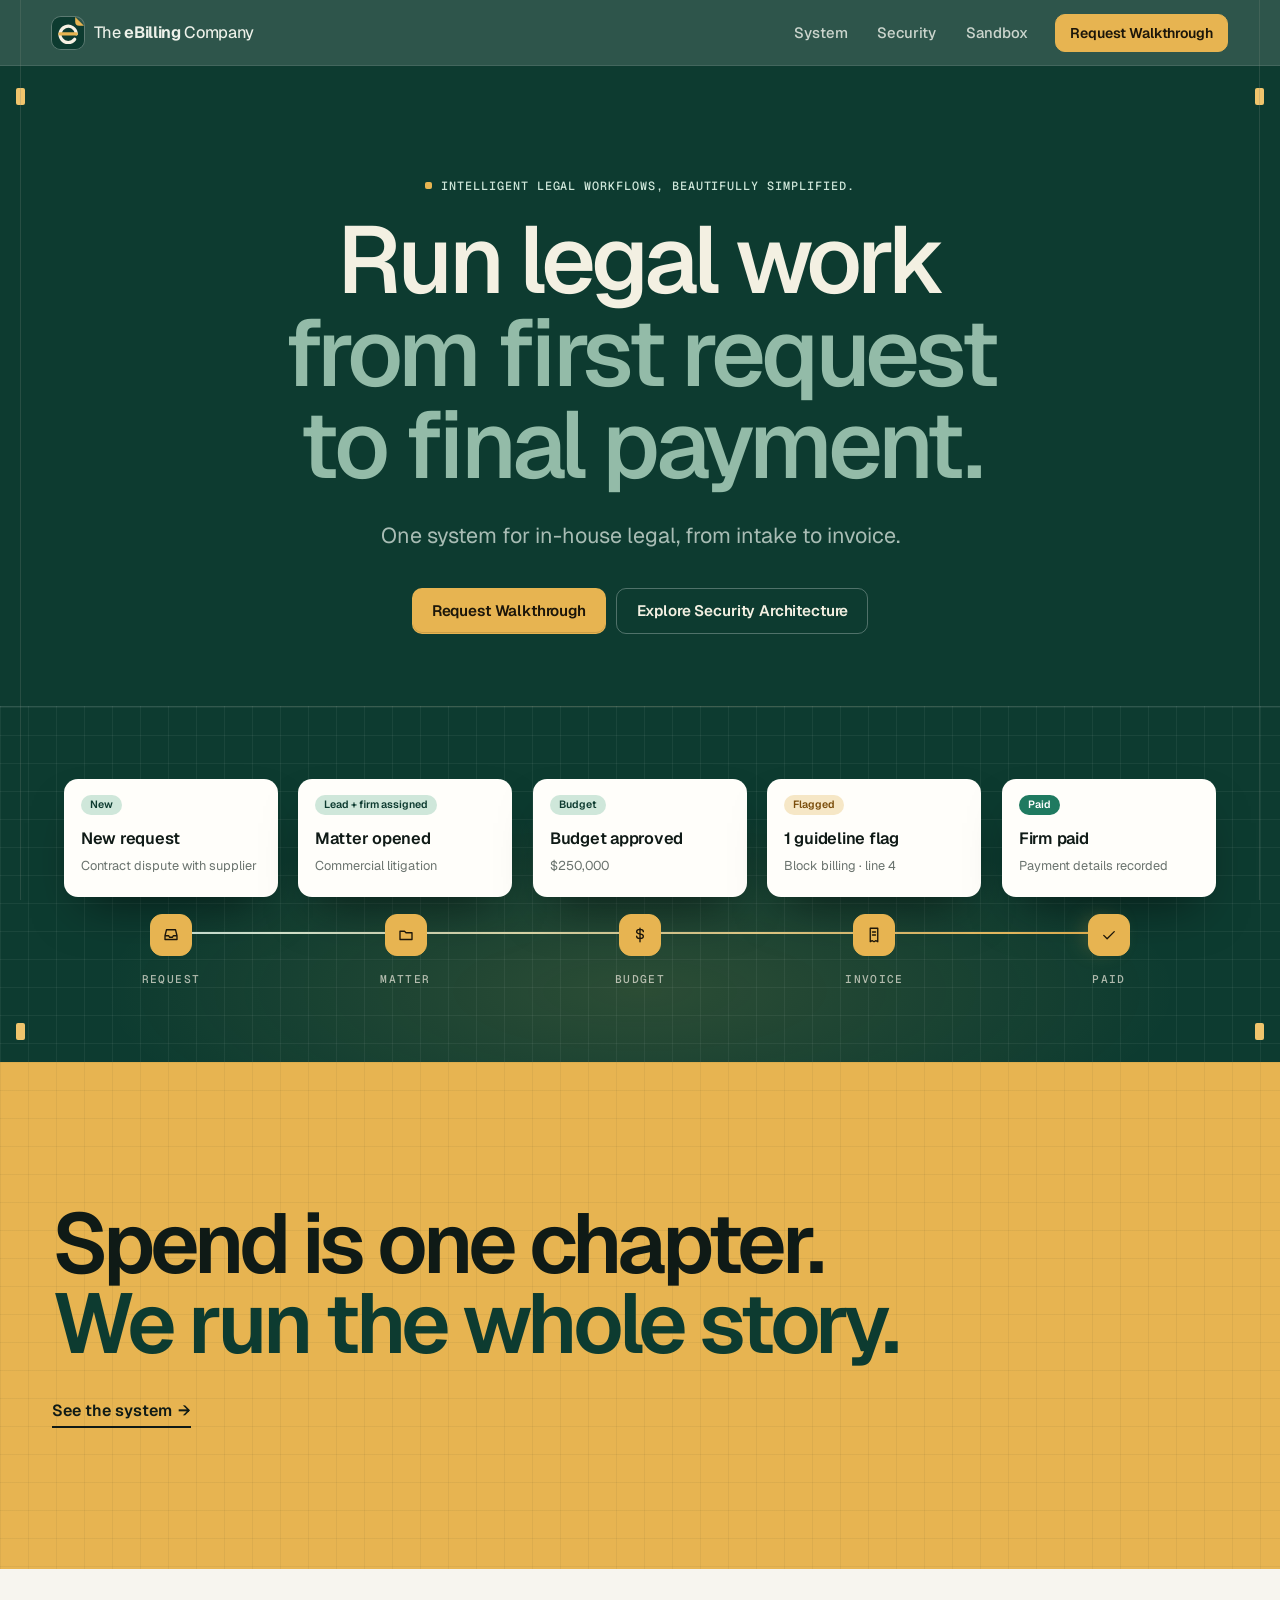
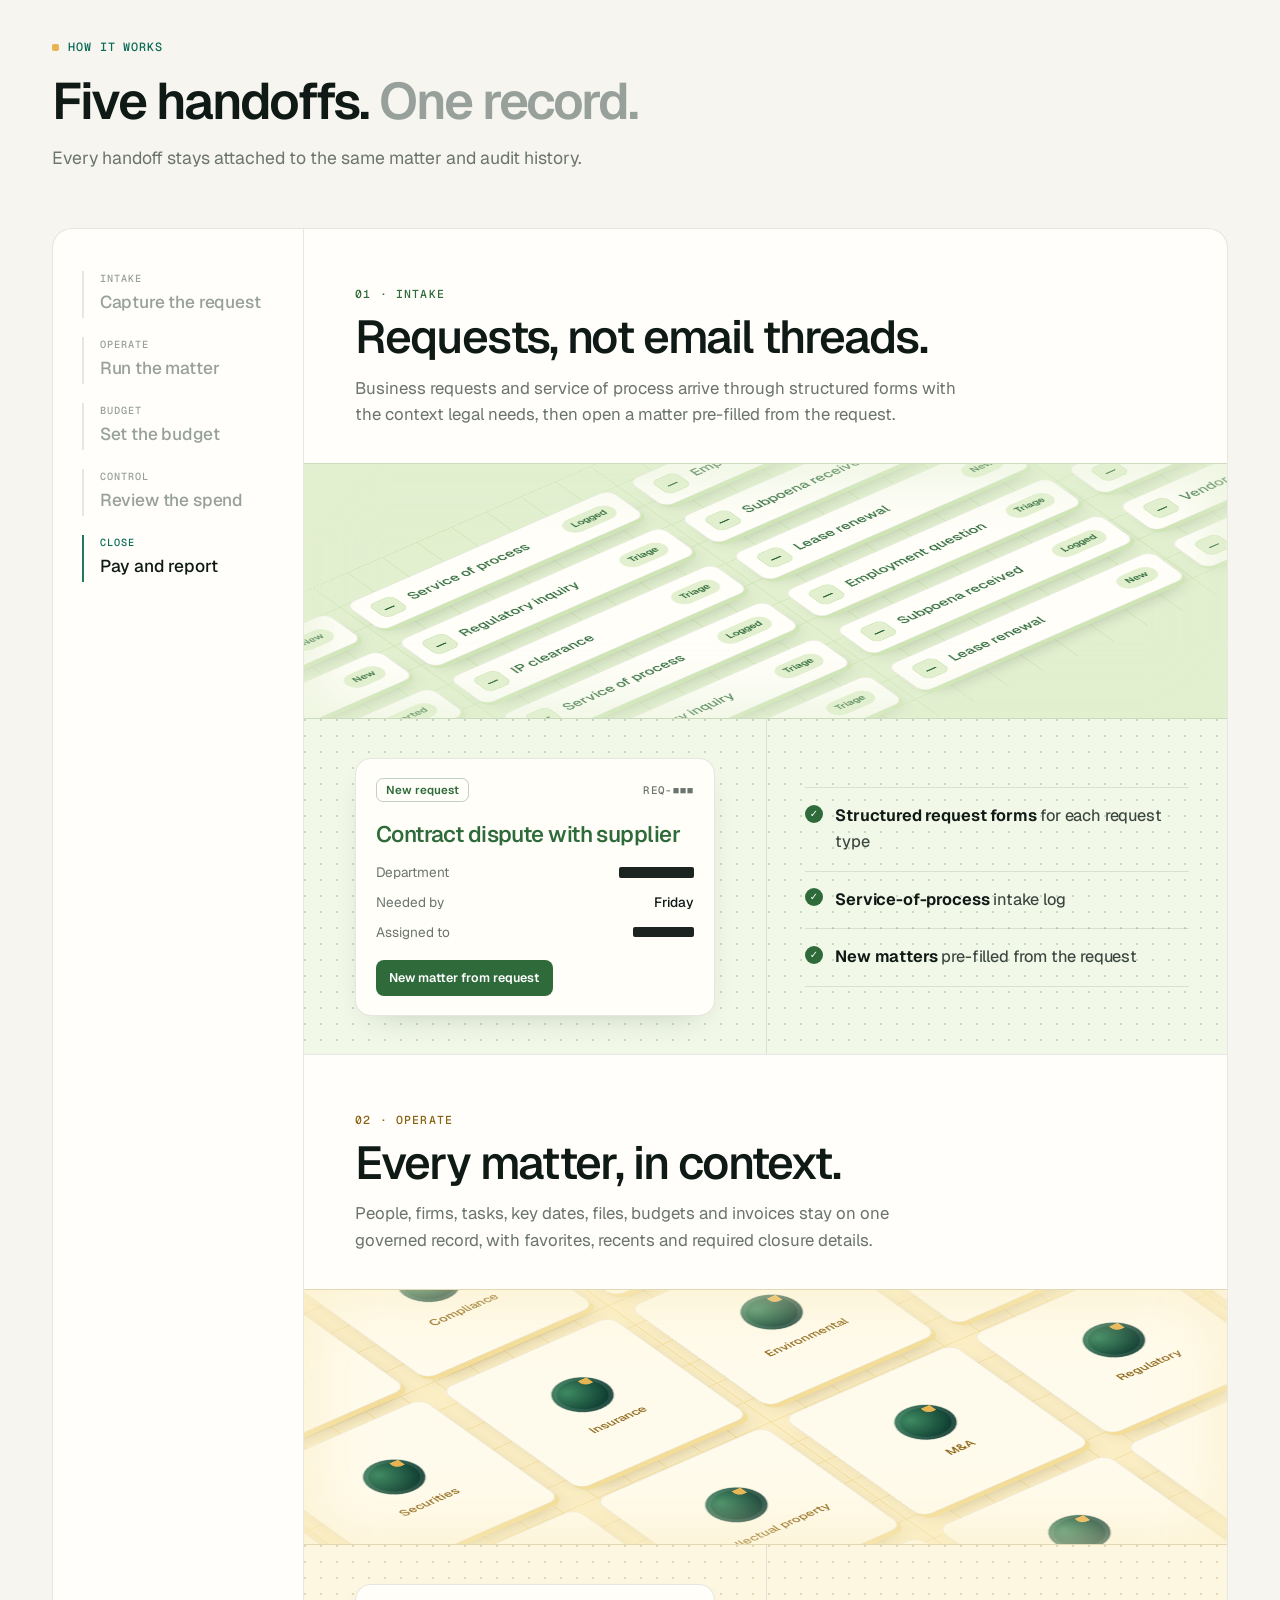
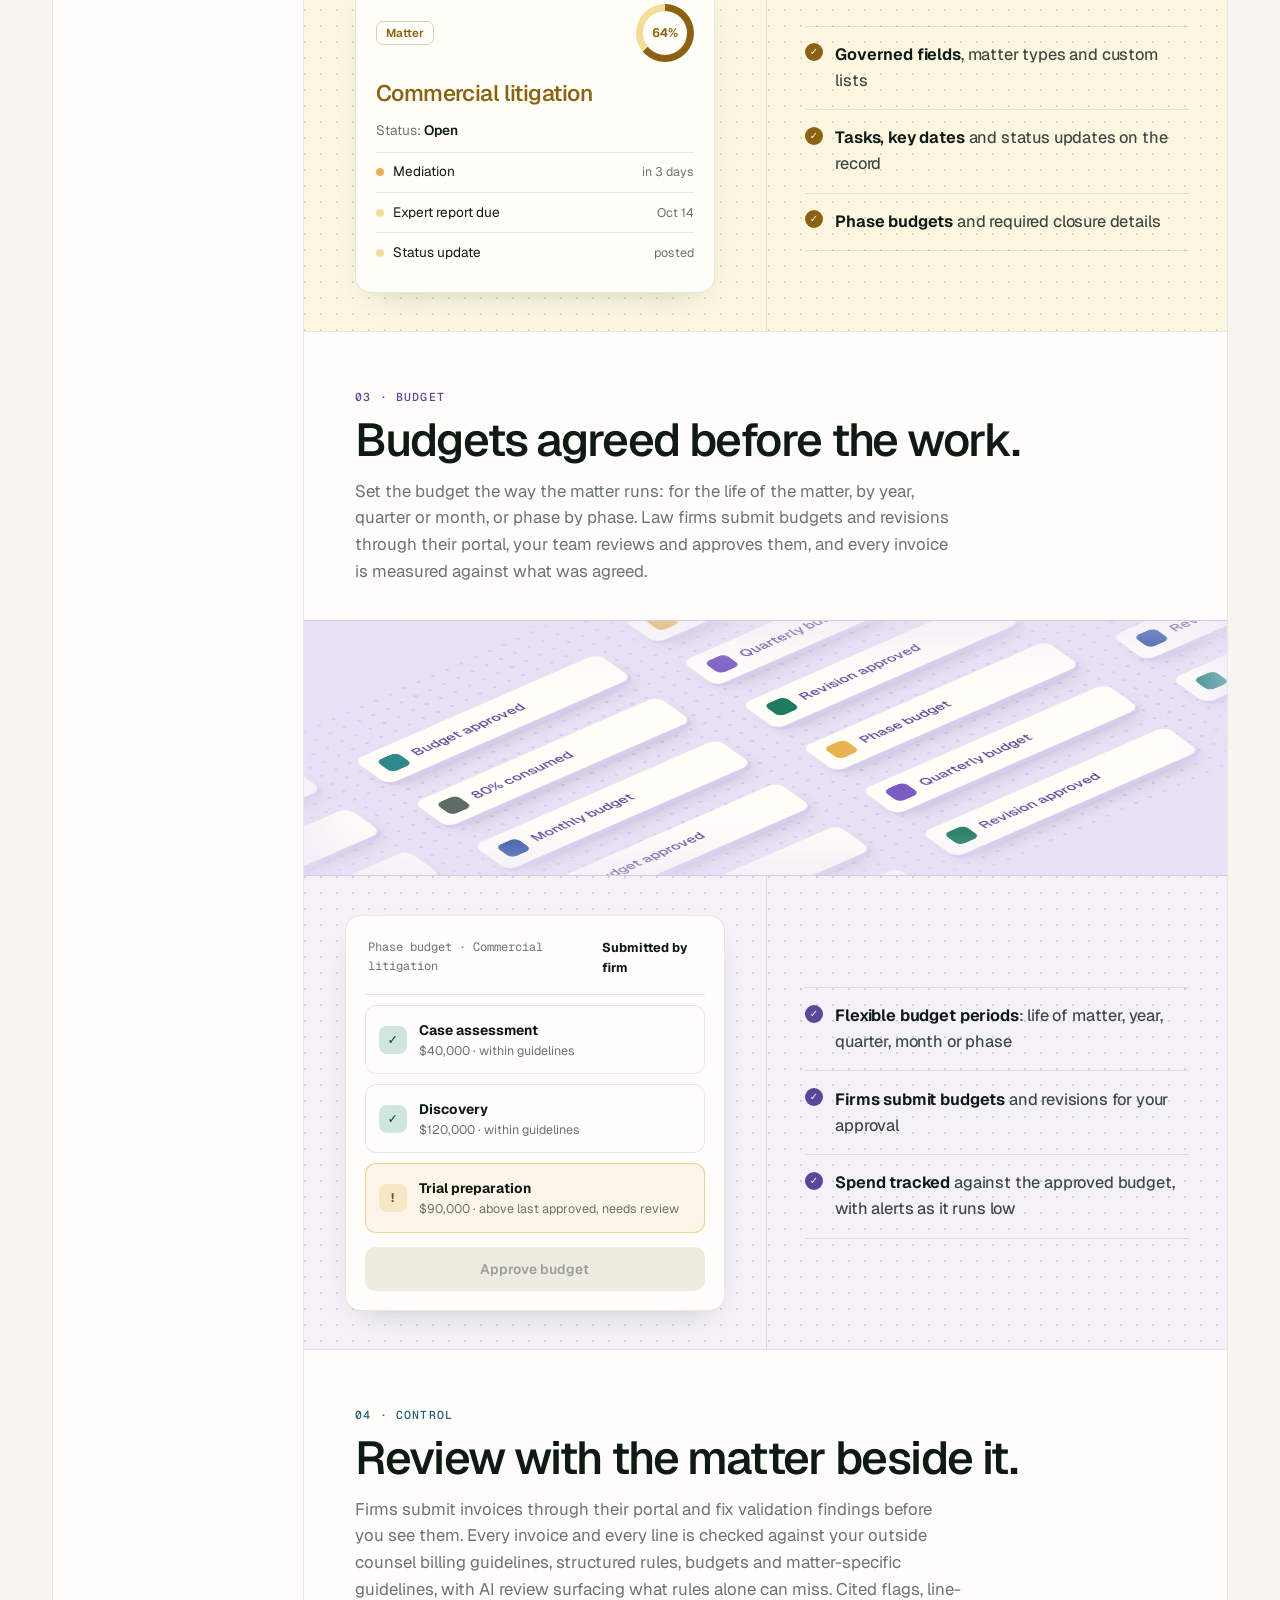
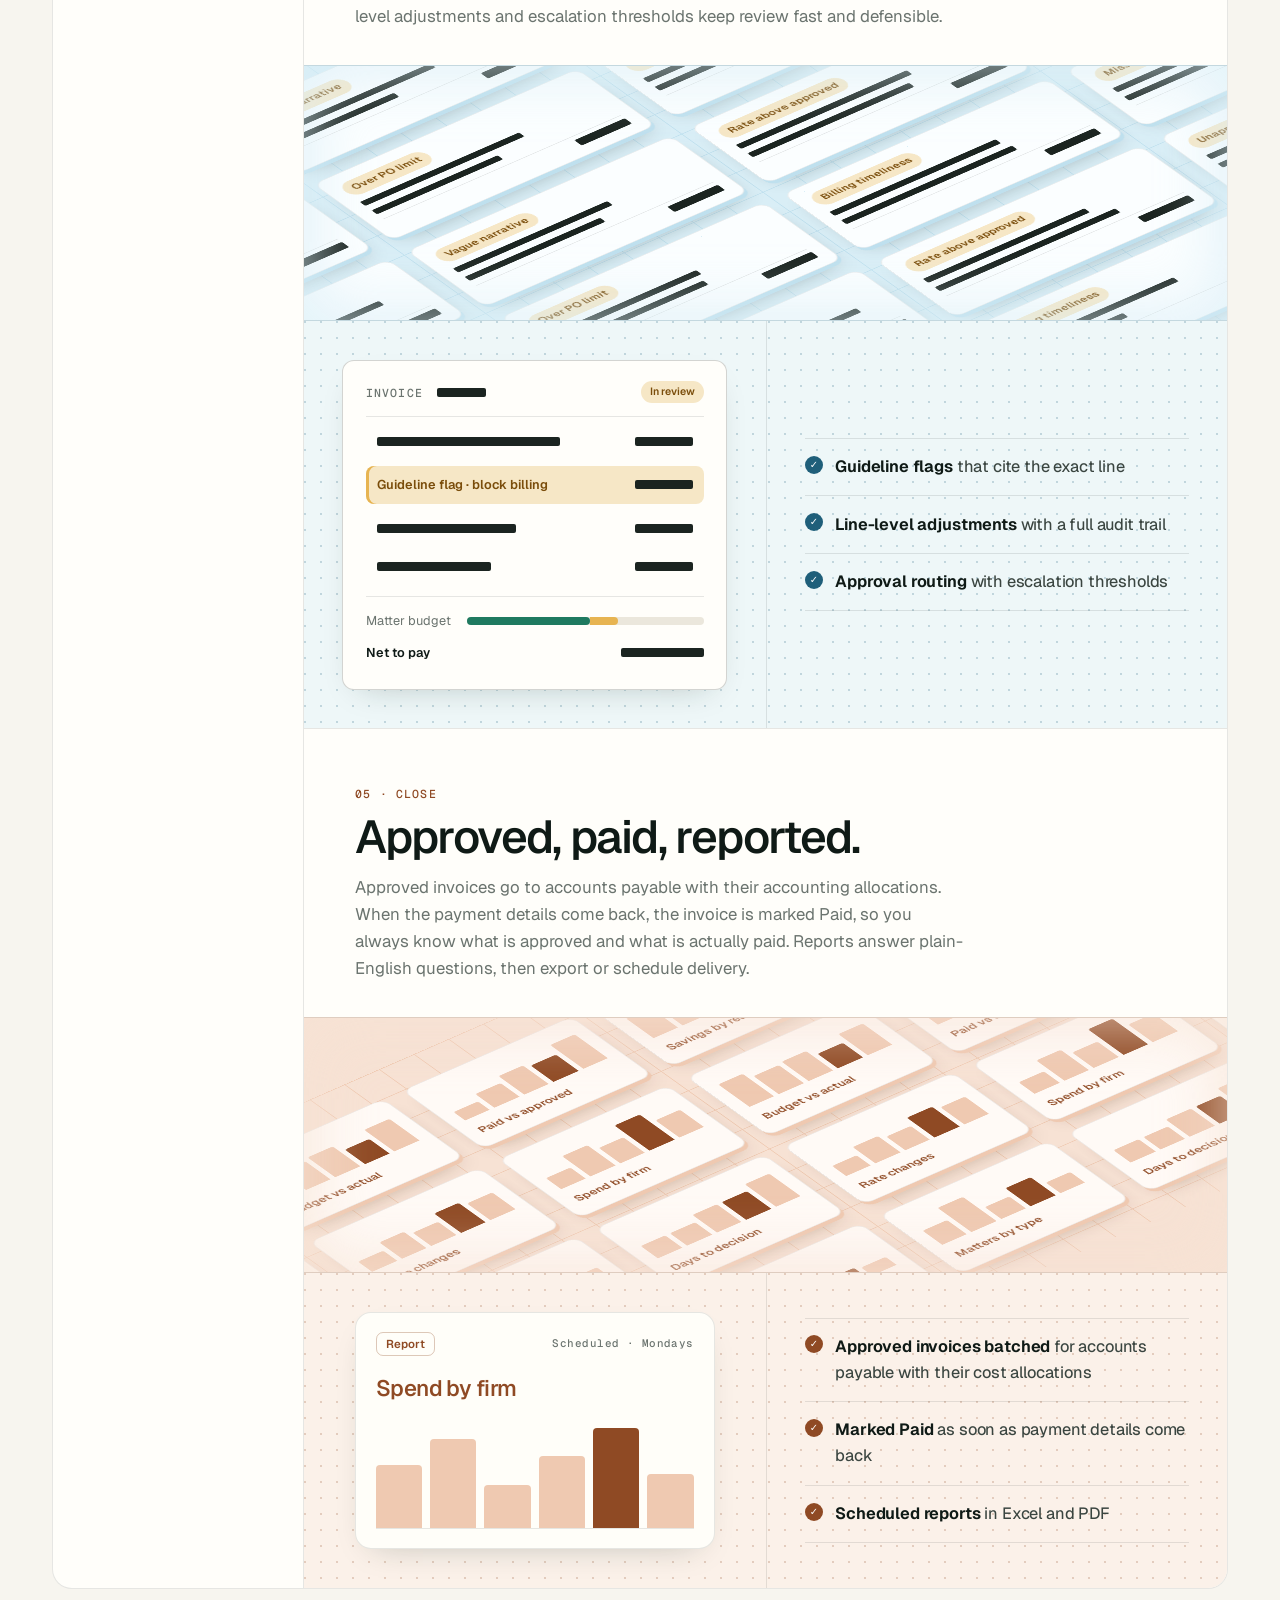
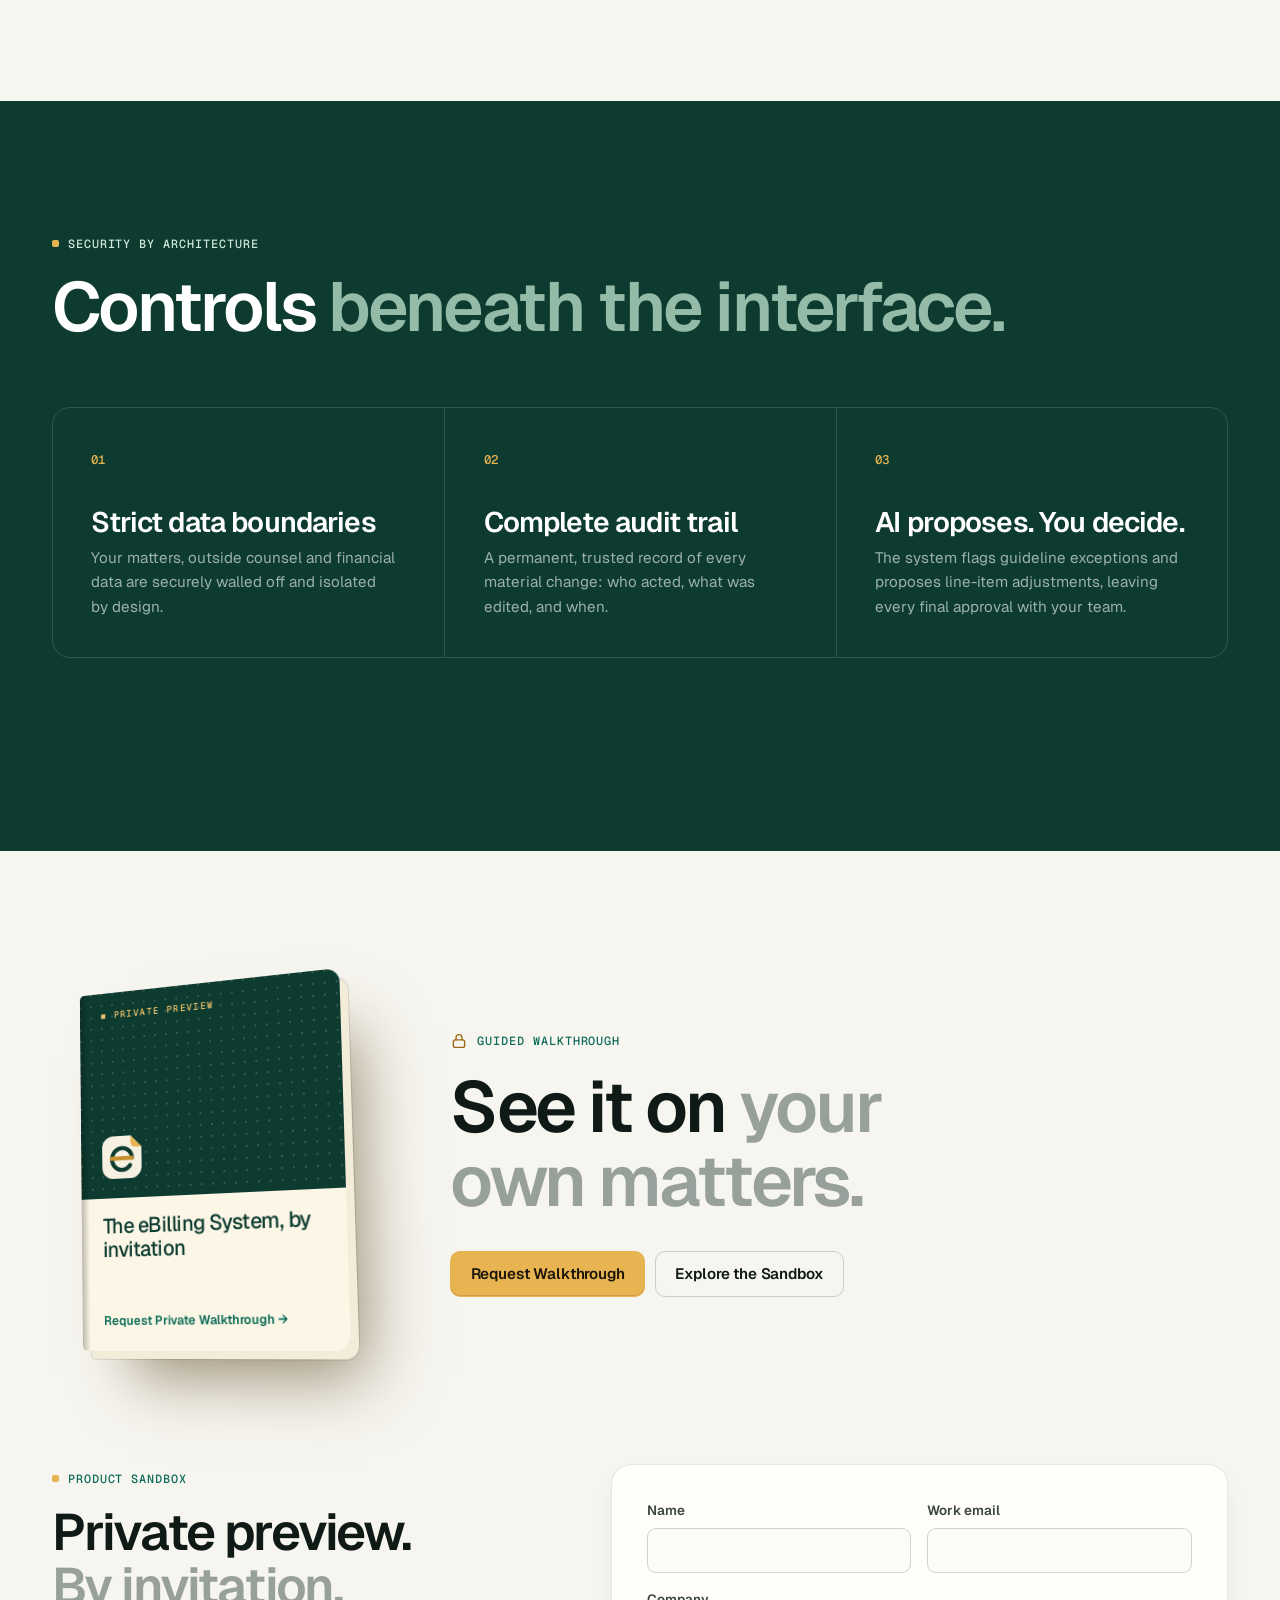
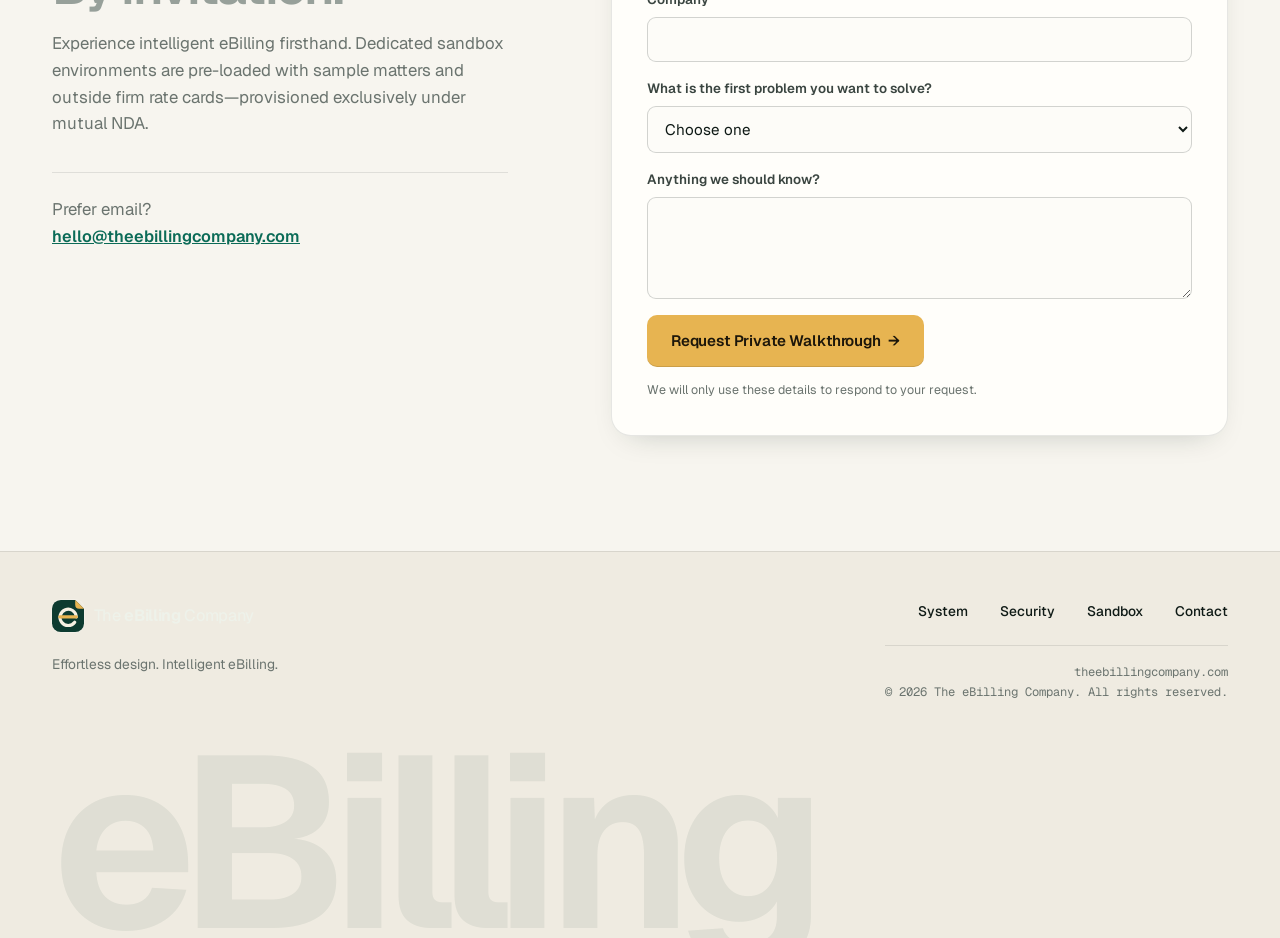
<file: index.html>
<!doctype html>
<html lang="en">
<head>
  <meta charset="utf-8" />
  <meta name="viewport" content="width=device-width, initial-scale=1" />
  <title>The eBilling Company | Intelligent eBilling &amp; Matter Spend Management</title>
  <meta name="description" content="Run legal work from business request through matter, outside counsel, invoice review and payment in one intelligent eBilling and matter spend management system." />
  <link rel="canonical" href="https://theebillingcompany.com/" />
  <link rel="icon" href="/favicon.svg" type="image/svg+xml" />
  <link rel="icon" href="/favicon-32.png" type="image/png" sizes="32x32" />
  <link rel="apple-touch-icon" href="/apple-touch-icon.png" />
  <link rel="sitemap" type="application/xml" href="/sitemap.xml" />
  <meta name="robots" content="index, follow" />
  <meta name="theme-color" content="#0d3b30" />

  <meta property="og:type" content="website" />
  <meta property="og:site_name" content="The eBilling Company" />
  <meta property="og:title" content="The eBilling Company | Intelligent eBilling &amp; Matter Spend Management" />
  <meta property="og:description" content="Run legal work from first request to final payment: intake, matters, outside counsel, invoice review, budgets and reporting in one system." />
  <meta property="og:url" content="https://theebillingcompany.com/" />
  <meta property="og:image" content="https://theebillingcompany.com/social-card.png" />
  <meta property="og:image:width" content="1200" />
  <meta property="og:image:height" content="630" />
  <meta property="og:image:alt" content="The eBilling Company. Effortless design. Intelligent eBilling." />
  <meta name="twitter:card" content="summary_large_image" />
  <meta name="twitter:title" content="The eBilling Company | Intelligent eBilling &amp; Matter Spend Management" />
  <meta name="twitter:description" content="Intelligent eBilling and matter spend management for in-house legal teams." />
  <meta name="twitter:image" content="https://theebillingcompany.com/social-card.png" />

  <link rel="preconnect" href="https://fonts.googleapis.com" />
  <link rel="preconnect" href="https://fonts.gstatic.com" crossorigin />
  <link href="https://fonts.googleapis.com/css2?family=Geist:wght@400;450;500;600;650;700&amp;family=Geist+Mono:wght@500&amp;display=swap" rel="stylesheet" />
  <link rel="stylesheet" href="/styles.css" />
  <script>document.documentElement.classList.add('js')</script>

  <script type="application/ld+json">
  {
    "@context": "https://schema.org",
    "@graph": [
      {
        "@type": "Organization",
        "@id": "https://theebillingcompany.com/#org",
        "name": "The eBilling Company",
        "url": "https://theebillingcompany.com/",
        "sameAs": ["https://ebillingcompany.com/", "https://theebillingsystem.com/"],
        "description": "The eBilling Company builds intelligent eBilling and matter spend management software for in-house legal departments."
      },
      {
        "@type": "SoftwareApplication",
        "name": "The eBilling System",
        "applicationCategory": "BusinessApplication",
        "operatingSystem": "Web",
        "publisher": { "@id": "https://theebillingcompany.com/#org" },
        "description": "Intelligent eBilling and matter spend management connecting intake, matters, outside counsel, legal invoices, budgets, payments, and reporting.",
        "offers": { "@type": "Offer", "availability": "https://schema.org/PreOrder", "url": "https://theebillingcompany.com/sandbox" }
      },
      {
        "@type": "WebSite",
        "url": "https://theebillingcompany.com/",
        "name": "The eBilling Company",
        "publisher": { "@id": "https://theebillingcompany.com/#org" }
      }
    ]
  }
  </script>
</head>
<body class="on-dark">
  <a class="skip-link" href="#main">Skip to content</a>

  <header class="site-head">
    <a class="brand" href="/" aria-label="The eBilling Company home">
      <span class="brand-mark" aria-hidden="true"><img src="/brand-mark.svg" width="32" height="32" alt=""></span>
      <span class="brand-name">The <strong>eBilling</strong> <span>Company</span></span>
    </a>
    <nav class="site-nav" aria-label="Primary navigation">
      <a href="/system">System</a>
      <a href="/security">Security</a>
      <a href="/sandbox">Sandbox</a>
      <a class="btn btn-small btn-outline" href="#contact">Request Walkthrough</a>
    </nav>
  </header>

  <main id="main">
    <section class="hero hero-dark" data-hero>
      <span class="tab tab-tl" aria-hidden="true"></span><span class="tab tab-tr" aria-hidden="true"></span>
      <div class="hero-copy">
        <p class="eyebrow eyebrow-light">Intelligent legal workflows, beautifully simplified.</p>
        <h1>Run legal work <span class="tone">from first request to final payment.</span></h1>
        <p class="lede">One system for in-house legal, from intake to invoice.</p>
        <div class="hero-cta">
          <a class="btn btn-primary" href="#contact">Request Walkthrough</a>
          <a class="btn btn-ghost" href="/security">Explore Security Architecture</a>
        </div>
      </div>
      <div class="story" aria-label="A matter's journey: request, matter, firm, invoice, paid">
        <span class="tab tab-bl" aria-hidden="true"></span><span class="tab tab-br" aria-hidden="true"></span>
        <ol class="story-track">
          <li class="story-rail" aria-hidden="true"><span class="story-fill"></span><span class="story-dot"></span></li>
          <li class="st st1">
            <div class="st-card"><span class="st-tag t-in">New</span><strong>New request</strong><small>Contract dispute with supplier</small></div>
            <span class="st-node"><svg viewBox="0 0 24 24" width="18" height="18" fill="none" stroke="currentColor" stroke-width="1.8" stroke-linecap="round" stroke-linejoin="round"><path d="M4 13l2-8h12l2 8M4 13v5h16v-5M4 13h5l1 2h4l1-2h5"/></svg></span>
            <span class="st-label">Request</span>
          </li>
          <li class="st st2">
            <div class="st-card"><span class="st-tag t-mt">Lead + firm assigned</span><strong>Matter opened</strong><small>Commercial litigation</small></div>
            <span class="st-node"><svg viewBox="0 0 24 24" width="18" height="18" fill="none" stroke="currentColor" stroke-width="1.8" stroke-linecap="round" stroke-linejoin="round"><path d="M4 7h6l2 2h8v9H4z"/></svg></span>
            <span class="st-label">Matter</span>
          </li>
          <li class="st st3">
            <div class="st-card"><span class="st-tag t-fm">Budget</span><strong>Budget approved</strong><small>$250,000</small></div>
            <span class="st-node"><svg viewBox="0 0 24 24" width="18" height="18" fill="none" stroke="currentColor" stroke-width="1.8" stroke-linecap="round" stroke-linejoin="round"><path d="M12 3v18M16.5 7.5c0-1.7-2-3-4.5-3s-4.5 1.3-4.5 3 2 2.6 4.5 3 4.5 1.4 4.5 3.2-2 3-4.5 3-4.5-1.3-4.5-3"/></svg></span>
            <span class="st-label">Budget</span>
          </li>
          <li class="st st4">
            <div class="st-card"><span class="st-tag t-iv">Flagged</span><strong>1 guideline flag</strong><small>Block billing · line 4</small></div>
            <span class="st-node"><svg viewBox="0 0 24 24" width="18" height="18" fill="none" stroke="currentColor" stroke-width="1.8" stroke-linecap="round" stroke-linejoin="round"><path d="M7 3h10v18l-2.5-1.5L12 21l-2.5-1.5L7 21zM10 8h4M10 12h4"/></svg></span>
            <span class="st-label">Invoice</span>
          </li>
          <li class="st st5">
            <div class="st-card"><span class="st-tag t-pd">Paid</span><strong>Firm paid</strong><small>Payment details recorded</small></div>
            <span class="st-node"><svg viewBox="0 0 24 24" width="18" height="18" fill="none" stroke="currentColor" stroke-width="1.8" stroke-linecap="round" stroke-linejoin="round"><path d="M5 12.5l4.5 4.5L19 7.5"/></svg></span>
            <span class="st-label">Paid</span>
          </li>
        </ol>
      </div>
    </section>

    <section class="claim">
      <p class="claim-line reveal">Spend is one chapter.</p>
      <p class="claim-line claim-2 reveal">We run the whole story.</p>
      <a class="claim-link reveal" href="/system">See the system <span aria-hidden="true">→</span></a>
    </section>

    <section id="chapters" class="chapters-section">
      <div class="chapters-intro reveal">
        <p class="eyebrow">How it works</p>
        <h2>Five handoffs. <span class="tone">One record.</span></h2>
        <p>Every handoff stays attached to the same matter and audit history.</p>
      </div>
      <div class="chapters">
        <nav class="chapter-nav" aria-label="How it works">
          <a href="#ch-intake" class="on"><small>Intake</small>Capture the request</a>
          <a href="#ch-matters"><small>Operate</small>Run the matter</a>
          <a href="#ch-budgets"><small>Budget</small>Set the budget</a>
          <a href="#ch-spend"><small>Control</small>Review the spend</a>
          <a href="#ch-finance"><small>Close</small>Pay and report</a>
        </nav>
        <div class="chapter-list">

          <article id="ch-intake" class="chapter reveal" style="--c:#e2f0d0;--c2:#cfe5b6;--ci:#2f6b3a">
            <div class="chapter-copy">
              <p class="chapter-kicker">01 · Intake</p>
              <h3>Requests, not email threads.</h3>
              <p>Business requests and service of process arrive through structured forms with the context legal needs, then open a matter pre-filled from the request.</p>
            </div>
            <div class="iso" aria-hidden="true"><div class="iso-plane cols-4"><span class="chip"><i class="ic-doc"></i><b>Contract review</b><em>New</em></span><span class="chip"><i class="ic-doc"></i><b>Service of process</b><em>Logged</em></span><span class="chip"><i class="ic-doc"></i><b>Employment question</b><em>Triage</em></span><span class="chip"><i class="ic-doc"></i><b>Litigation hold</b><em>Assigned</em></span><span class="chip"><i class="ic-doc"></i><b>NDA request</b><em>New</em></span><span class="chip"><i class="ic-doc"></i><b>Regulatory inquiry</b><em>Triage</em></span><span class="chip"><i class="ic-doc"></i><b>Subpoena received</b><em>Logged</em></span><span class="chip"><i class="ic-doc"></i><b>Vendor dispute</b><em>New</em></span><span class="chip"><i class="ic-doc"></i><b>Board consent</b><em>Converted</em></span><span class="chip"><i class="ic-doc"></i><b>IP clearance</b><em>Triage</em></span><span class="chip"><i class="ic-doc"></i><b>Lease renewal</b><em>New</em></span><span class="chip"><i class="ic-doc"></i><b>Data request</b><em>Assigned</em></span><span class="chip"><i class="ic-doc"></i><b>Contract review</b><em>New</em></span><span class="chip"><i class="ic-doc"></i><b>Service of process</b><em>Logged</em></span><span class="chip"><i class="ic-doc"></i><b>Employment question</b><em>Triage</em></span><span class="chip"><i class="ic-doc"></i><b>Litigation hold</b><em>Assigned</em></span><span class="chip"><i class="ic-doc"></i><b>NDA request</b><em>New</em></span><span class="chip"><i class="ic-doc"></i><b>Regulatory inquiry</b><em>Triage</em></span><span class="chip"><i class="ic-doc"></i><b>Subpoena received</b><em>Logged</em></span><span class="chip"><i class="ic-doc"></i><b>Vendor dispute</b><em>New</em></span><span class="chip"><i class="ic-doc"></i><b>Board consent</b><em>Converted</em></span><span class="chip"><i class="ic-doc"></i><b>IP clearance</b><em>Triage</em></span><span class="chip"><i class="ic-doc"></i><b>Lease renewal</b><em>New</em></span><span class="chip"><i class="ic-doc"></i><b>Data request</b><em>Assigned</em></span></div></div>
            <div class="strip">
              <div class="strip-cell" aria-hidden="true">
                <div class="mini-card">
                  <div class="mc-top"><span class="pill">New request</span><span class="mono">REQ-■■■</span></div>
                  <strong>Contract dispute with supplier</strong>
                  <dl><dt>Department</dt><dd><b class="x" style="width:5.5em"></b></dd><dt>Needed by</dt><dd>Friday</dd><dt>Assigned to</dt><dd><b class="x" style="width:4.5em"></b></dd></dl>
                  <span class="mc-btn">New matter from request</span>
                </div>
              </div>
              <div class="strip-cell facts-cell"><ul class="ch-facts"><li><strong>Structured request forms</strong> for each request type</li><li><strong>Service-of-process</strong> intake log</li><li><strong>New matters</strong> pre-filled from the request</li></ul></div>
            </div>
          </article>

          <article id="ch-matters" class="chapter reveal" style="--c:#fbeec4;--c2:#f3dd98;--ci:#8a6212">
            <div class="chapter-copy">
              <p class="chapter-kicker">02 · Operate</p>
              <h3>Every matter, in context.</h3>
              <p>People, firms, tasks, key dates, files, budgets and invoices stay on one governed record, with favorites, recents and required closure details.</p>
            </div>
            <div class="iso" aria-hidden="true"><div class="iso-plane cols-6 tiles"><span class="tile"><b></b>Commercial litigation</span><span class="tile"><b></b>Employment</span><span class="tile"><b></b>Intellectual property</span><span class="tile"><b></b>M&amp;A</span><span class="tile"><b></b>Regulatory</span><span class="tile"><b></b>Real estate</span><span class="tile"><b></b>Privacy</span><span class="tile"><b></b>Contracts</span><span class="tile"><b></b>Compliance</span><span class="tile"><b></b>Tax</span><span class="tile"><b></b>Product liability</span><span class="tile"><b></b>Antitrust</span><span class="tile"><b></b>Investigations</span><span class="tile"><b></b>Securities</span><span class="tile"><b></b>Insurance</span><span class="tile"><b></b>Environmental</span><span class="tile"><b></b>Labor</span><span class="tile"><b></b>Licensing</span><span class="tile"><b></b>Commercial litigation</span><span class="tile"><b></b>Employment</span><span class="tile"><b></b>Intellectual property</span><span class="tile"><b></b>M&amp;A</span><span class="tile"><b></b>Regulatory</span><span class="tile"><b></b>Real estate</span><span class="tile"><b></b>Privacy</span><span class="tile"><b></b>Contracts</span><span class="tile"><b></b>Compliance</span><span class="tile"><b></b>Tax</span><span class="tile"><b></b>Product liability</span><span class="tile"><b></b>Antitrust</span><span class="tile"><b></b>Investigations</span><span class="tile"><b></b>Securities</span><span class="tile"><b></b>Insurance</span><span class="tile"><b></b>Environmental</span><span class="tile"><b></b>Labor</span><span class="tile"><b></b>Licensing</span></div></div>
            <div class="strip">
              <div class="strip-cell" aria-hidden="true">
                <div class="mini-card">
                  <div class="mc-top"><span class="pill">Matter</span><span class="ring" style="--p:64"><b>64%</b></span></div>
                  <strong>Commercial litigation</strong>
                  <p class="mc-sub">Status: <b>Open</b></p>
                  <ul class="mc-list"><li><i class="dot gold"></i>Mediation<span>in 3 days</span></li><li><i class="dot"></i>Expert report due<span>Oct 14</span></li><li><i class="dot"></i>Status update<span>posted</span></li></ul>
                </div>
              </div>
              <div class="strip-cell facts-cell"><ul class="ch-facts"><li><strong>Governed fields</strong>, matter types and custom lists</li><li><strong>Tasks, key dates</strong> and status updates on the record</li><li><strong>Phase budgets</strong> and required closure details</li></ul></div>
            </div>
          </article>

          <article id="ch-budgets" class="chapter reveal" style="--c:#e7e1f6;--c2:#d6ccf0;--ci:#5a4799">
            <div class="chapter-copy">
              <p class="chapter-kicker">03 · Budget</p>
              <h3>Budgets agreed before the work.</h3>
              <p>Set the budget the way the matter runs: for the life of the matter, by year, quarter or month, or phase by phase. Law firms submit budgets and revisions through their portal, your team reviews and approves them, and every invoice is measured against what was agreed.</p>
            </div>
            <div class="iso" aria-hidden="true"><div class="iso-plane cols-4 network"><span class="chip node n-bd"><i></i><b>Budget proposed</b></span><span class="chip node n-ac"><i></i><b>Budget approved</b></span><span class="chip node n-rt"><i></i><b>Phase budget</b></span><span class="chip node n-in"><i></i><b>Revision submitted</b></span><span class="chip node n-tk"><i></i><b>Annual budget</b></span><span class="chip node n-up"><i></i><b>80% consumed</b></span><span class="chip node n-bd"><i></i><b>Quarterly budget</b></span><span class="chip node n-ac"><i></i><b>Life-of-matter budget</b></span><span class="chip node n-rt"><i></i><b>Budget revised</b></span><span class="chip node n-in"><i></i><b>Monthly budget</b></span><span class="chip node n-tk"><i></i><b>Revision approved</b></span><span class="chip node n-up"><i></i><b>Allocation split</b></span><span class="chip node n-bd"><i></i><b>Budget proposed</b></span><span class="chip node n-ac"><i></i><b>Budget approved</b></span><span class="chip node n-rt"><i></i><b>Phase budget</b></span><span class="chip node n-in"><i></i><b>Revision submitted</b></span><span class="chip node n-tk"><i></i><b>Annual budget</b></span><span class="chip node n-up"><i></i><b>80% consumed</b></span><span class="chip node n-bd"><i></i><b>Quarterly budget</b></span><span class="chip node n-ac"><i></i><b>Life-of-matter budget</b></span><span class="chip node n-rt"><i></i><b>Budget revised</b></span><span class="chip node n-in"><i></i><b>Monthly budget</b></span><span class="chip node n-tk"><i></i><b>Revision approved</b></span><span class="chip node n-up"><i></i><b>Allocation split</b></span></div></div>
            <div class="strip">
              <div class="strip-cell" aria-hidden="true">
        <div class="firm-proof" aria-label="Illustration of a law firm budget submitted for approval">
          <div class="firm-proof-head"><span>Phase budget · Commercial litigation</span><strong>Submitted by firm</strong></div>
          <div class="proof-row good"><span>✓</span><p><b>Case assessment</b><small>$40,000 · within guidelines</small></p></div>
          <div class="proof-row good"><span>✓</span><p><b>Discovery</b><small>$120,000 · within guidelines</small></p></div>
          <div class="proof-row alert"><span>!</span><p><b>Trial preparation</b><small>$90,000 · above last approved, needs review</small></p></div>
          <button type="button" disabled>Approve budget</button>
        </div>
              </div>
              <div class="strip-cell facts-cell"><ul class="ch-facts"><li><strong>Flexible budget periods</strong>: life of matter, year, quarter, month or phase</li><li><strong>Firms submit budgets</strong> and revisions for your approval</li><li><strong>Spend tracked</strong> against the approved budget, with alerts as it runs low</li></ul></div>
            </div>
          </article>

          <article id="ch-spend" class="chapter reveal" style="--c:#d9eef6;--c2:#bfe0ee;--ci:#1f5f7a">
            <div class="chapter-copy">
              <p class="chapter-kicker">04 · Control</p>
              <h3>Review with the matter beside it.</h3>
              <p>Firms submit invoices through their portal and fix validation findings before you see them. Every invoice and every line is checked against your outside counsel billing guidelines, structured rules, budgets and matter-specific guidelines, with AI review surfacing what rules alone can miss. Cited flags, line-level adjustments and escalation thresholds keep review fast and defensible.</p>
            </div>
            <div class="iso" aria-hidden="true"><div class="iso-plane cols-4 invoices"><span class="icard"><em>Block billing</em><b class="x" style="width:62%"></b><b class="x" style="width:38%"></b><i><b class="x amt"></b></i></span><span class="icard"><em>Vague narrative</em><b class="x" style="width:69%"></b><b class="x" style="width:49%"></b><i><b class="x amt"></b></i></span><span class="icard"><em>Rate above approved</em><b class="x" style="width:76%"></b><b class="x" style="width:60%"></b><i><b class="x amt"></b></i></span><span class="icard"><em>Unapproved timekeeper</em><b class="x" style="width:83%"></b><b class="x" style="width:71%"></b><i><b class="x amt"></b></i></span><span class="icard"><em>Daily hours cap</em><b class="x" style="width:90%"></b><b class="x" style="width:42%"></b><i><b class="x amt"></b></i></span><span class="icard"><em>Over PO limit</em><b class="x" style="width:67%"></b><b class="x" style="width:53%"></b><i><b class="x amt"></b></i></span><span class="icard"><em>Billing timeliness</em><b class="x" style="width:74%"></b><b class="x" style="width:64%"></b><i><b class="x amt"></b></i></span><span class="icard"><em>Missing task code</em><b class="x" style="width:81%"></b><b class="x" style="width:75%"></b><i><b class="x amt"></b></i></span><span class="icard"><em>Block billing</em><b class="x" style="width:88%"></b><b class="x" style="width:46%"></b><i><b class="x amt"></b></i></span><span class="icard"><em>Vague narrative</em><b class="x" style="width:65%"></b><b class="x" style="width:57%"></b><i><b class="x amt"></b></i></span><span class="icard"><em>Rate above approved</em><b class="x" style="width:72%"></b><b class="x" style="width:68%"></b><i><b class="x amt"></b></i></span><span class="icard"><em>Unapproved timekeeper</em><b class="x" style="width:79%"></b><b class="x" style="width:39%"></b><i><b class="x amt"></b></i></span><span class="icard"><em>Daily hours cap</em><b class="x" style="width:86%"></b><b class="x" style="width:50%"></b><i><b class="x amt"></b></i></span><span class="icard"><em>Over PO limit</em><b class="x" style="width:63%"></b><b class="x" style="width:61%"></b><i><b class="x amt"></b></i></span><span class="icard"><em>Billing timeliness</em><b class="x" style="width:70%"></b><b class="x" style="width:72%"></b><i><b class="x amt"></b></i></span><span class="icard"><em>Missing task code</em><b class="x" style="width:77%"></b><b class="x" style="width:43%"></b><i><b class="x amt"></b></i></span><span class="icard"><em>Block billing</em><b class="x" style="width:84%"></b><b class="x" style="width:54%"></b><i><b class="x amt"></b></i></span><span class="icard"><em>Vague narrative</em><b class="x" style="width:91%"></b><b class="x" style="width:65%"></b><i><b class="x amt"></b></i></span><span class="icard"><em>Rate above approved</em><b class="x" style="width:68%"></b><b class="x" style="width:76%"></b><i><b class="x amt"></b></i></span><span class="icard"><em>Unapproved timekeeper</em><b class="x" style="width:75%"></b><b class="x" style="width:47%"></b><i><b class="x amt"></b></i></span><span class="icard"><em>Daily hours cap</em><b class="x" style="width:82%"></b><b class="x" style="width:58%"></b><i><b class="x amt"></b></i></span><span class="icard"><em>Over PO limit</em><b class="x" style="width:89%"></b><b class="x" style="width:69%"></b><i><b class="x amt"></b></i></span><span class="icard"><em>Billing timeliness</em><b class="x" style="width:66%"></b><b class="x" style="width:40%"></b><i><b class="x amt"></b></i></span><span class="icard"><em>Missing task code</em><b class="x" style="width:73%"></b><b class="x" style="width:51%"></b><i><b class="x amt"></b></i></span></div></div>
            <div class="strip">
              <div class="strip-cell" aria-hidden="true">
                <div class="card-shot redacted">
            <div class="rd-sheet">
              <div class="rd-head"><span>Invoice <b class="x" style="width:4.2em"></b></span><span class="rd-pill">In review</span></div>
              <div class="rd-line"><b class="x" style="width:58%"></b><b class="x amt"></b></div>
              <div class="rd-line flagged"><span class="rd-flag">Guideline flag · block billing</span><b class="x amt"></b></div>
              <div class="rd-line"><b class="x" style="width:44%"></b><b class="x amt"></b></div>
              <div class="rd-line"><b class="x" style="width:36%"></b><b class="x amt"></b></div>
              <div class="rd-budget"><span>Matter budget</span><div class="rd-meter"><i></i><em></em></div></div>
              <div class="rd-total"><span>Net to pay</span><b class="x" style="width:6.5em"></b></div>
            </div>
                </div>
              </div>
              <div class="strip-cell facts-cell"><ul class="ch-facts"><li><strong>Guideline flags</strong> that cite the exact line</li><li><strong>Line-level adjustments</strong> with a full audit trail</li><li><strong>Approval routing</strong> with escalation thresholds</li></ul></div>
            </div>
          </article>

          <article id="ch-finance" class="chapter reveal" style="--c:#f7e2d4;--c2:#efc9b1;--ci:#8f4a24">
            <div class="chapter-copy">
              <p class="chapter-kicker">05 · Close</p>
              <h3>Approved, paid, reported.</h3>
              <p>Approved invoices go to accounts payable with their accounting allocations. When the payment details come back, the invoice is marked Paid, so you always know what is approved and what is actually paid. Reports answer plain-English questions, then export or schedule delivery.</p>
            </div>
            <div class="iso" aria-hidden="true"><div class="iso-plane cols-6 reports"><span class="rtile"><span class="bars"><i style="height:40%"></i><i style="height:72%"></i><i style="height:55%"></i><i style="height:90%"></i><i style="height:62%"></i></span><b>Spend by firm</b></span><span class="rtile"><span class="bars"><i style="height:80%"></i><i style="height:64%"></i><i style="height:70%"></i><i style="height:52%"></i><i style="height:76%"></i></span><b>Budget vs actual</b></span><span class="rtile"><span class="bars"><i style="height:30%"></i><i style="height:48%"></i><i style="height:66%"></i><i style="height:58%"></i><i style="height:84%"></i></span><b>Paid vs approved</b></span><span class="rtile"><span class="bars"><i style="height:70%"></i><i style="height:44%"></i><i style="height:58%"></i><i style="height:36%"></i><i style="height:50%"></i></span><b>Savings by reason</b></span><span class="rtile"><span class="bars"><i style="height:60%"></i><i style="height:52%"></i><i style="height:40%"></i><i style="height:34%"></i><i style="height:28%"></i></span><b>Invoice cycle time</b></span><span class="rtile"><span class="bars"><i style="height:50%"></i><i style="height:86%"></i><i style="height:42%"></i><i style="height:64%"></i><i style="height:38%"></i></span><b>Matters by type</b></span><span class="rtile"><span class="bars"><i style="height:44%"></i><i style="height:44%"></i><i style="height:62%"></i><i style="height:62%"></i><i style="height:80%"></i></span><b>Days to decision</b></span><span class="rtile"><span class="bars"><i style="height:36%"></i><i style="height:58%"></i><i style="height:48%"></i><i style="height:70%"></i><i style="height:60%"></i></span><b>Rate changes</b></span><span class="rtile"><span class="bars"><i style="height:40%"></i><i style="height:72%"></i><i style="height:55%"></i><i style="height:90%"></i><i style="height:62%"></i></span><b>Spend by firm</b></span><span class="rtile"><span class="bars"><i style="height:80%"></i><i style="height:64%"></i><i style="height:70%"></i><i style="height:52%"></i><i style="height:76%"></i></span><b>Budget vs actual</b></span><span class="rtile"><span class="bars"><i style="height:30%"></i><i style="height:48%"></i><i style="height:66%"></i><i style="height:58%"></i><i style="height:84%"></i></span><b>Paid vs approved</b></span><span class="rtile"><span class="bars"><i style="height:70%"></i><i style="height:44%"></i><i style="height:58%"></i><i style="height:36%"></i><i style="height:50%"></i></span><b>Savings by reason</b></span><span class="rtile"><span class="bars"><i style="height:60%"></i><i style="height:52%"></i><i style="height:40%"></i><i style="height:34%"></i><i style="height:28%"></i></span><b>Invoice cycle time</b></span><span class="rtile"><span class="bars"><i style="height:50%"></i><i style="height:86%"></i><i style="height:42%"></i><i style="height:64%"></i><i style="height:38%"></i></span><b>Matters by type</b></span><span class="rtile"><span class="bars"><i style="height:44%"></i><i style="height:44%"></i><i style="height:62%"></i><i style="height:62%"></i><i style="height:80%"></i></span><b>Days to decision</b></span><span class="rtile"><span class="bars"><i style="height:36%"></i><i style="height:58%"></i><i style="height:48%"></i><i style="height:70%"></i><i style="height:60%"></i></span><b>Rate changes</b></span><span class="rtile"><span class="bars"><i style="height:40%"></i><i style="height:72%"></i><i style="height:55%"></i><i style="height:90%"></i><i style="height:62%"></i></span><b>Spend by firm</b></span><span class="rtile"><span class="bars"><i style="height:80%"></i><i style="height:64%"></i><i style="height:70%"></i><i style="height:52%"></i><i style="height:76%"></i></span><b>Budget vs actual</b></span><span class="rtile"><span class="bars"><i style="height:30%"></i><i style="height:48%"></i><i style="height:66%"></i><i style="height:58%"></i><i style="height:84%"></i></span><b>Paid vs approved</b></span><span class="rtile"><span class="bars"><i style="height:70%"></i><i style="height:44%"></i><i style="height:58%"></i><i style="height:36%"></i><i style="height:50%"></i></span><b>Savings by reason</b></span><span class="rtile"><span class="bars"><i style="height:60%"></i><i style="height:52%"></i><i style="height:40%"></i><i style="height:34%"></i><i style="height:28%"></i></span><b>Invoice cycle time</b></span><span class="rtile"><span class="bars"><i style="height:50%"></i><i style="height:86%"></i><i style="height:42%"></i><i style="height:64%"></i><i style="height:38%"></i></span><b>Matters by type</b></span><span class="rtile"><span class="bars"><i style="height:44%"></i><i style="height:44%"></i><i style="height:62%"></i><i style="height:62%"></i><i style="height:80%"></i></span><b>Days to decision</b></span><span class="rtile"><span class="bars"><i style="height:36%"></i><i style="height:58%"></i><i style="height:48%"></i><i style="height:70%"></i><i style="height:60%"></i></span><b>Rate changes</b></span></div></div>
            <div class="strip">
              <div class="strip-cell" aria-hidden="true">
                <div class="mini-card">
                  <div class="mc-top"><span class="pill">Report</span><span class="mono">Scheduled · Mondays</span></div>
                  <strong>Spend by firm</strong>
                  <div class="mc-chart"><i style="height:58%"></i><i style="height:82%"></i><i style="height:40%"></i><i style="height:66%"></i><i class="g" style="height:92%"></i><i style="height:50%"></i></div>
                </div>
              </div>
              <div class="strip-cell facts-cell"><ul class="ch-facts"><li><strong>Approved invoices batched</strong> for accounts payable with their cost allocations</li><li><strong>Marked Paid</strong> as soon as payment details come back</li><li><strong>Scheduled reports</strong> in Excel and PDF</li></ul></div>
            </div>
          </article>
        </div>
      </div>
    </section>

    <section class="sec-band">
      <div class="sec-head reveal">
        <p class="eyebrow eyebrow-light">Security by architecture</p>
        <h2>Controls <span class="tone">beneath the interface.</span></h2>
      </div>
      <div class="sec-grid">
        <article class="reveal"><span>01</span><h3>Strict data boundaries</h3><p>Your matters, outside counsel and financial data are securely walled off and isolated by design.</p></article>
        <article class="reveal"><span>02</span><h3>Complete audit trail</h3><p>A permanent, trusted record of every material change: who acted, what was edited, and when.</p></article>
        <article class="reveal"><span>03</span><h3>AI proposes. You decide.</h3><p>The system flags guideline exceptions and proposes line-item adjustments, leaving every final approval with your team.</p></article>
      </div>
      <a class="claim-link light reveal" href="/security">Read the security architecture <span aria-hidden="true">→</span></a>
    </section>

    <section class="invite">
      <a class="booklet reveal" href="#contact" aria-label="Request a private walkthrough">
        <span class="bk-cover"><span class="bk-kicker">■ Private preview</span><img src="/brand-mark-light.svg" width="44" height="44" alt="" /></span>
        <span class="bk-body"><span class="bk-title">The eBilling System, by invitation</span><span class="bk-link">Request Private Walkthrough →</span></span>
      </a>
      <div class="invite-copy reveal">
        <p class="eyebrow"><svg viewBox="0 0 24 24" width="18" height="18" fill="none" stroke="currentColor" stroke-width="1.8" stroke-linecap="round" stroke-linejoin="round"><rect x="4.5" y="10.5" width="15" height="10" rx="2.5"/><path d="M8 10.5V7.5a4 4 0 0 1 8 0v3"/></svg> Guided walkthrough</p>
        <h2>See it on <span class="tone">your own matters.</span></h2>
        <div class="hero-cta"><a class="btn btn-primary" href="#contact">Request Walkthrough</a><a class="btn btn-outline" href="/sandbox">Explore the Sandbox</a></div>
      </div>
    </section>

    <section id="contact" class="section contact-section">
      <div class="contact-copy reveal">
        <p class="eyebrow">Product sandbox</p>
        <h2>Private preview. <span class="tone">By invitation.</span></h2>
        <p>Experience intelligent eBilling firsthand. Dedicated sandbox environments are pre-loaded with sample matters and outside firm rate cards—provisioned exclusively under mutual NDA.</p>
        <p class="contact-email">Prefer email?<br /><a href="mailto:hello@theebillingcompany.com">hello@theebillingcompany.com</a></p>
      </div>
      <form class="contact-form" action="https://formsubmit.co/westonwicks@gmail.com" method="POST">
        <input type="hidden" name="_subject" value="Walkthrough request from theebillingcompany.com" />
        <input type="hidden" name="_next" value="https://theebillingcompany.com/thanks" />
        <input type="text" name="_honey" class="hp" tabindex="-1" autocomplete="off" aria-hidden="true" />
        <div class="form-row">
          <label><span>Name</span><input type="text" name="name" required autocomplete="name" /></label>
          <label><span>Work email</span><input type="email" name="email" required autocomplete="email" /></label>
        </div>
        <label><span>Company</span><input type="text" name="company" autocomplete="organization" /></label>
        <label>
          <span>What is the first problem you want to solve?</span>
          <select name="priority">
            <option value="">Choose one</option>
            <option>Matter intake and management</option>
            <option>Invoice review and legal spend</option>
            <option>Outside counsel collaboration</option>
            <option>Budgets and spend</option>
            <option>Reporting and visibility</option>
            <option>Replacing a legacy eBilling system</option>
            <option>Sandbox access and product evaluation</option>
          </select>
        </label>
        <label><span>Anything we should know?</span><textarea name="message" rows="4"></textarea></label>
        <button class="btn btn-primary btn-big" type="submit">Request Private Walkthrough <span aria-hidden="true">→</span></button>
        <p class="form-note">We will only use these details to respond to your request.</p>
      </form>
    </section>
  </main>

  <footer class="site-foot">
    <div>
      <a class="brand" href="/">
        <span class="brand-mark" aria-hidden="true"><img src="/brand-mark.svg" width="32" height="32" alt=""></span>
        <span class="brand-name">The <strong>eBilling</strong> <span>Company</span></span>
      </a>
      <p>Effortless design. Intelligent eBilling.</p>
    </div>
    <nav aria-label="Footer navigation"><a href="/system">System</a><a href="/security">Security</a><a href="/sandbox">Sandbox</a><a href="mailto:hello@theebillingcompany.com">Contact</a></nav>
    <p class="foot-meta">theebillingcompany.com<br />© 2026 The eBilling Company. All rights reserved.</p>
    <div class="foot-word" aria-hidden="true">eBilling</div>
  </footer>
  <script>
    (() => {
      if (!('IntersectionObserver' in window)) { document.querySelectorAll('.reveal').forEach((el) => el.classList.add('in')); return; }
      const hero = document.querySelector('[data-hero]');
      if (hero) new IntersectionObserver(([e]) => document.body.classList.toggle('on-dark', e.isIntersecting),
        { rootMargin: '0px 0px -88% 0px' }).observe(hero);
      const links = [...document.querySelectorAll('.chapter-nav a')];
      const spy = new IntersectionObserver((entries) => entries.forEach((e) => {
        if (e.isIntersecting) links.forEach((a) => a.classList.toggle('on', a.hash === '#' + e.target.id));
      }), { rootMargin: '-45% 0px -50% 0px' });
      document.querySelectorAll('.chapter').forEach((c) => spy.observe(c));
      const rev = new IntersectionObserver((entries) => entries.forEach((e) => {
        if (e.isIntersecting) { e.target.classList.add('in'); rev.unobserve(e.target); }
      }), { rootMargin: '0px 0px -12% 0px' });
      document.querySelectorAll('.reveal').forEach((el) => rev.observe(el));
    })();
  </script>
</body>
</html>
</file>
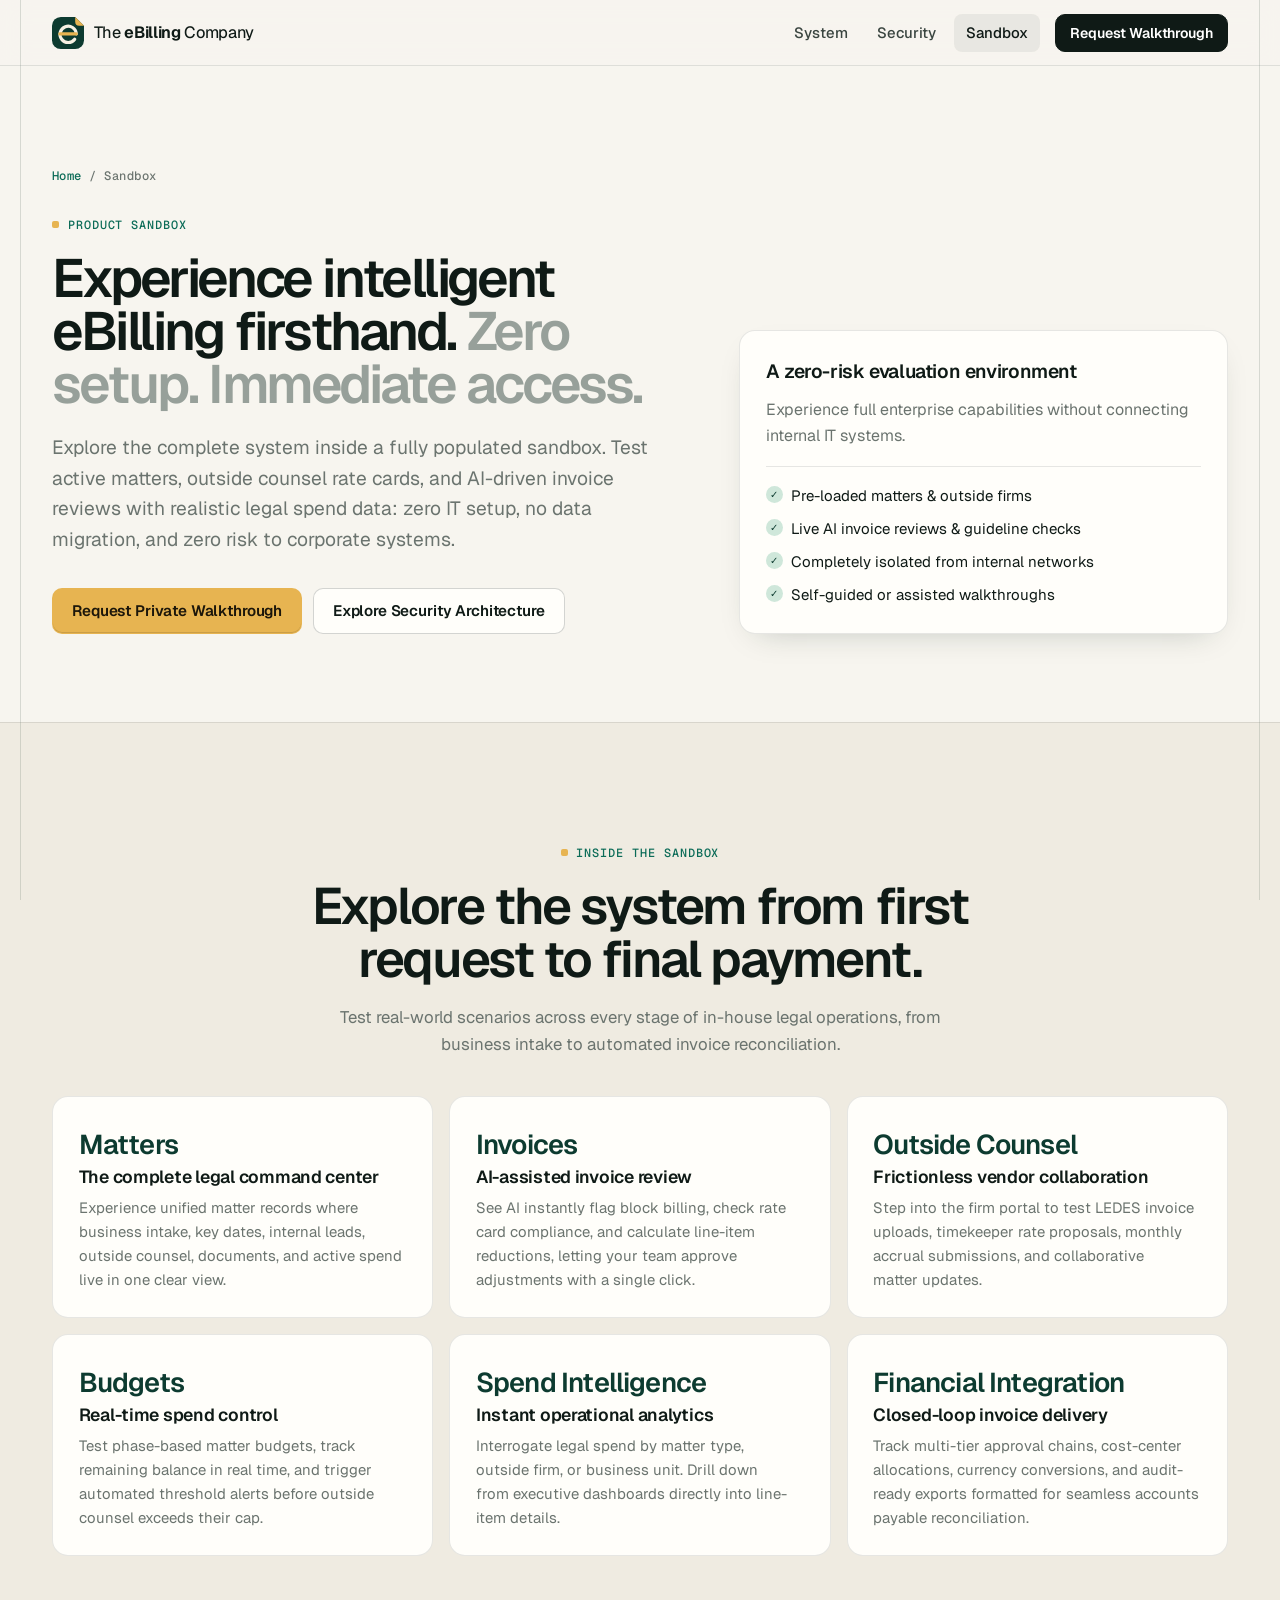
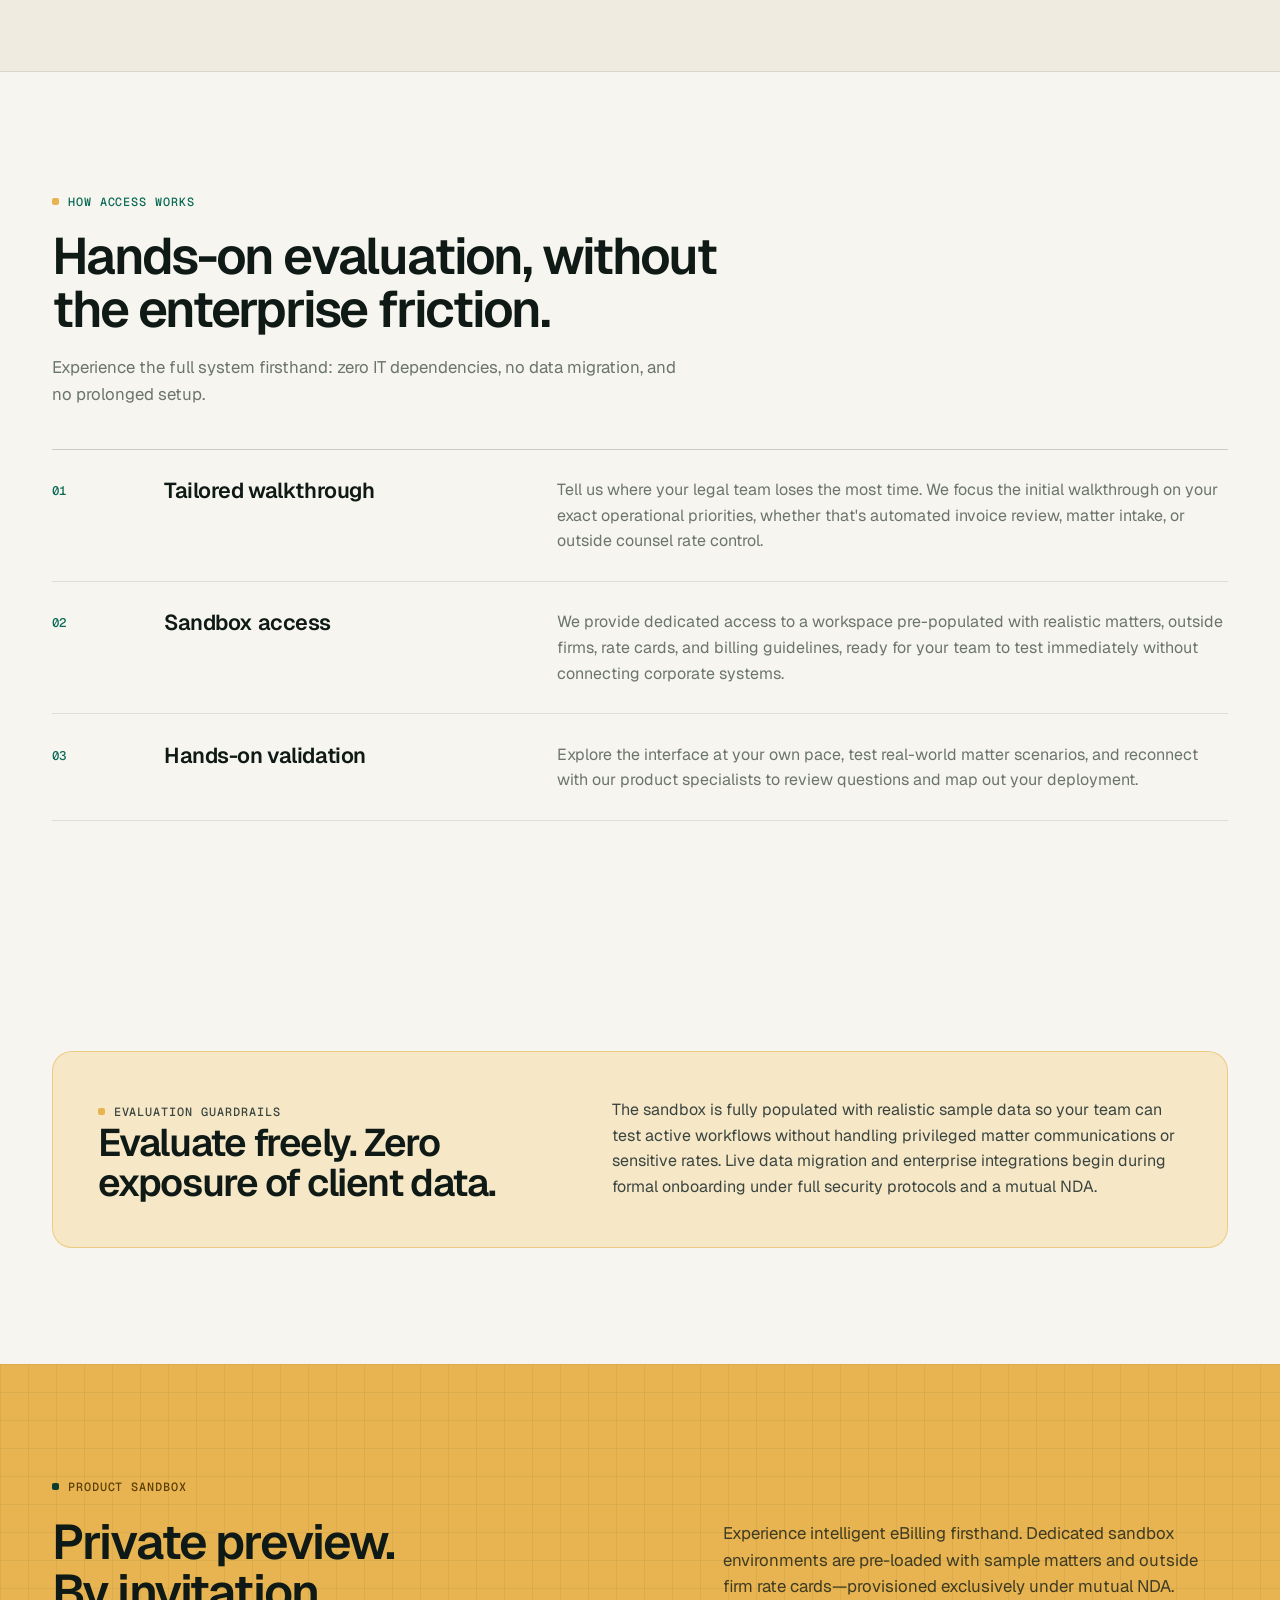
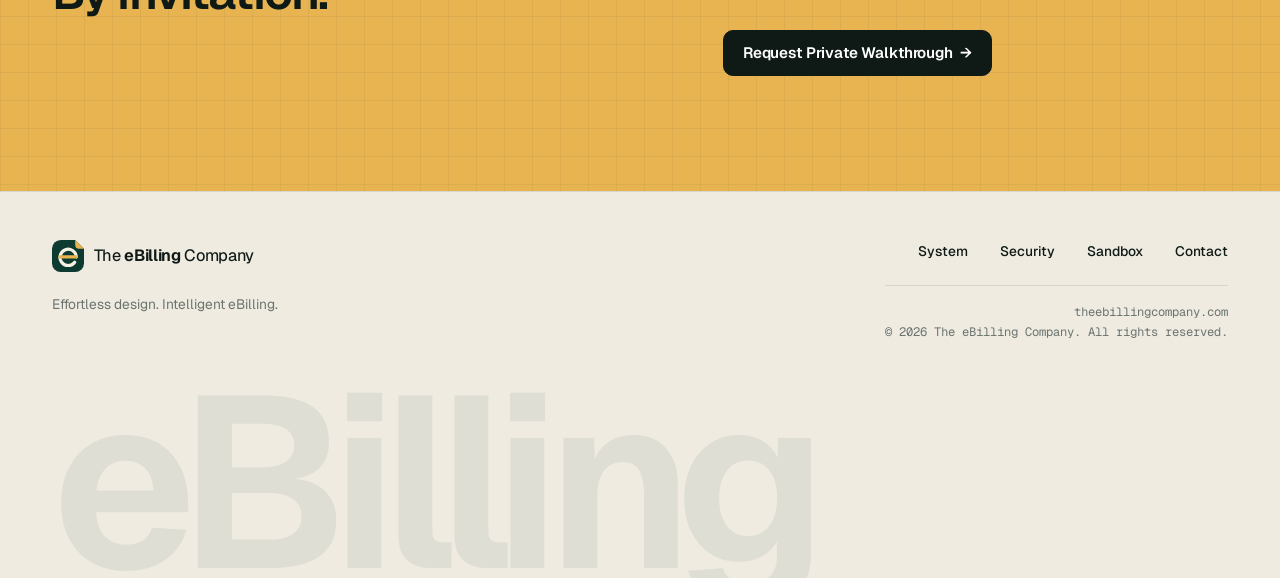
<file: sandbox.html>
<!doctype html>
<html lang="en">
<head>
  <meta charset="utf-8" />
  <meta name="viewport" content="width=device-width, initial-scale=1" />
  <title>Product Sandbox | The eBilling Company</title>
  <meta name="description" content="Experience intelligent eBilling firsthand in a fully populated sandbox: matters, outside counsel rate cards, AI invoice review and budgets, with zero IT setup." />
  <link rel="canonical" href="https://theebillingcompany.com/sandbox" />
  <link rel="icon" href="/favicon.svg" type="image/svg+xml" />
  <link rel="icon" href="/favicon-32.png" type="image/png" sizes="32x32" />
  <link rel="apple-touch-icon" href="/apple-touch-icon.png" />
  <meta name="robots" content="index, follow" />
  <meta name="theme-color" content="#f7f5ef" />
  <meta property="og:type" content="website" />
  <meta property="og:site_name" content="The eBilling Company" />
  <meta property="og:title" content="Take our e-billing system for a test drive" />
  <meta property="og:description" content="Explore intelligent eBilling workflows with sample data and no customer-system integration." />
  <meta property="og:url" content="https://theebillingcompany.com/sandbox" />
  <meta property="og:image" content="https://theebillingcompany.com/social-card.png" />
  <meta property="og:image:width" content="1200" />
  <meta property="og:image:height" content="630" />
  <meta property="og:image:alt" content="The eBilling Company. Effortless design. Intelligent eBilling." />
  <meta name="twitter:card" content="summary_large_image" />
  <meta name="twitter:image" content="https://theebillingcompany.com/social-card.png" />
  <link rel="preconnect" href="https://fonts.googleapis.com" />
  <link rel="preconnect" href="https://fonts.gstatic.com" crossorigin />
  <link href="https://fonts.googleapis.com/css2?family=Geist:wght@400;450;500;600;650;700&amp;family=Geist+Mono:wght@500&amp;display=swap" rel="stylesheet" />
  <link rel="stylesheet" href="/styles.css" />
</head>
<body>
  <a class="skip-link" href="#main">Skip to content</a>
  <header class="site-head">
    <a class="brand" href="/" aria-label="The eBilling Company home"><span class="brand-mark" aria-hidden="true"><img src="/brand-mark.svg" width="32" height="32" alt=""></span><span class="brand-name">The <strong>eBilling</strong> <span>Company</span></span></a>
    <nav class="site-nav" aria-label="Primary navigation"><a href="/system">System</a><a href="/security">Security</a><a href="/sandbox" aria-current="page">Sandbox</a><a class="btn btn-small btn-outline" href="/#contact">Request Walkthrough</a></nav>
  </header>

  <main id="main">
    <section class="page-hero">
      <p class="breadcrumb"><a href="/">Home</a> / Sandbox</p>
      <div class="page-hero-grid">
        <div>
          <p class="eyebrow">Product sandbox</p>
          <h1 class="h1-long">Experience intelligent eBilling firsthand. <span class="tone">Zero setup. Immediate access.</span></h1>
          <p class="lede">Explore the complete system inside a fully populated sandbox. Test active matters, outside counsel rate cards, and AI-driven invoice reviews with realistic legal spend data: zero IT setup, no data migration, and zero risk to corporate systems.</p>
          <div class="hero-cta"><a class="btn btn-primary" href="/#contact">Request Private Walkthrough</a><a class="btn btn-outline" href="/security">Explore Security Architecture</a></div>
        </div>
        <aside class="page-summary">
          <strong>A zero-risk evaluation environment</strong>
          <p>Experience full enterprise capabilities without connecting internal IT systems.</p>
          <ul>
            <li>Pre-loaded matters &amp; outside firms</li>
            <li>Live AI invoice reviews &amp; guideline checks</li>
            <li>Completely isolated from internal networks</li>
            <li>Self-guided or assisted walkthroughs</li>
          </ul>
        </aside>
      </div>
    </section>

    <section class="section subpage-band">
      <div class="section-heading centered"><p class="eyebrow">Inside the sandbox</p><h2>Explore the system from first request to final payment.</h2><p>Test real-world scenarios across every stage of in-house legal operations, from business intake to automated invoice reconciliation.</p></div>
      <div class="metric-grid">
        <article><strong>Matters</strong><h3>The complete legal command center</h3><p>Experience unified matter records where business intake, key dates, internal leads, outside counsel, documents, and active spend live in one clear view.</p></article>
        <article><strong>Invoices</strong><h3>AI-assisted invoice review</h3><p>See AI instantly flag block billing, check rate card compliance, and calculate line-item reductions, letting your team approve adjustments with a single click.</p></article>
        <article><strong>Outside Counsel</strong><h3>Frictionless vendor collaboration</h3><p>Step into the firm portal to test LEDES invoice uploads, timekeeper rate proposals, monthly accrual submissions, and collaborative matter updates.</p></article>
        <article><strong>Budgets</strong><h3>Real-time spend control</h3><p>Test phase-based matter budgets, track remaining balance in real time, and trigger automated threshold alerts before outside counsel exceeds their cap.</p></article>
        <article><strong>Spend Intelligence</strong><h3>Instant operational analytics</h3><p>Interrogate legal spend by matter type, outside firm, or business unit. Drill down from executive dashboards directly into line-item details.</p></article>
        <article><strong>Financial Integration</strong><h3>Closed-loop invoice delivery</h3><p>Track multi-tier approval chains, cost-center allocations, currency conversions, and audit-ready exports formatted for seamless accounts payable reconciliation.</p></article>
      </div>
    </section>

    <section class="section">
      <div class="section-heading"><p class="eyebrow">How access works</p><h2>Hands-on evaluation, without the enterprise friction.</h2><p>Experience the full system firsthand: zero IT dependencies, no data migration, and no prolonged setup.</p></div>
      <div class="access-steps">
        <article class="access-step"><h3>Tailored walkthrough</h3><p>Tell us where your legal team loses the most time. We focus the initial walkthrough on your exact operational priorities, whether that's automated invoice review, matter intake, or outside counsel rate control.</p></article>
        <article class="access-step"><h3>Sandbox access</h3><p>We provide dedicated access to a workspace pre-populated with realistic matters, outside firms, rate cards, and billing guidelines, ready for your team to test immediately without connecting corporate systems.</p></article>
        <article class="access-step"><h3>Hands-on validation</h3><p>Explore the interface at your own pace, test real-world matter scenarios, and reconnect with our product specialists to review questions and map out your deployment.</p></article>
      </div>
    </section>

    <section class="section">
      <div class="sandbox-note"><div><p class="eyebrow">Evaluation guardrails</p><h2>Evaluate freely. Zero exposure of client data.</h2></div><p>The sandbox is fully populated with realistic sample data so your team can test active workflows without handling privileged matter communications or sensitive rates. Live data migration and enterprise integrations begin during formal onboarding under full security protocols and a mutual NDA.</p></div>
    </section>

    <section class="section sandbox-preview">
      <p class="eyebrow">Product sandbox</p>
      <div><h2>Private preview. <span class="tone">By invitation.</span></h2></div>
      <div><p>Experience intelligent eBilling firsthand. Dedicated sandbox environments are pre-loaded with sample matters and outside firm rate cards—provisioned exclusively under mutual NDA.</p><a class="btn btn-outline" href="/#contact">Request Private Walkthrough <span aria-hidden="true">→</span></a></div>
    </section>
  </main>

  <footer class="site-foot">
    <div><a class="brand" href="/"><span class="brand-mark" aria-hidden="true"><img src="/brand-mark.svg" width="32" height="32" alt=""></span><span class="brand-name">The <strong>eBilling</strong> <span>Company</span></span></a><p>Effortless design. Intelligent eBilling.</p></div>
    <nav aria-label="Footer navigation"><a href="/system">System</a><a href="/security">Security</a><a href="/sandbox">Sandbox</a><a href="mailto:hello@theebillingcompany.com">Contact</a></nav>
    <p class="foot-meta">theebillingcompany.com<br />© 2026 The eBilling Company. All rights reserved.</p>
    <div class="foot-word" aria-hidden="true">eBilling</div>
  </footer>
</body>
</html>
</file>
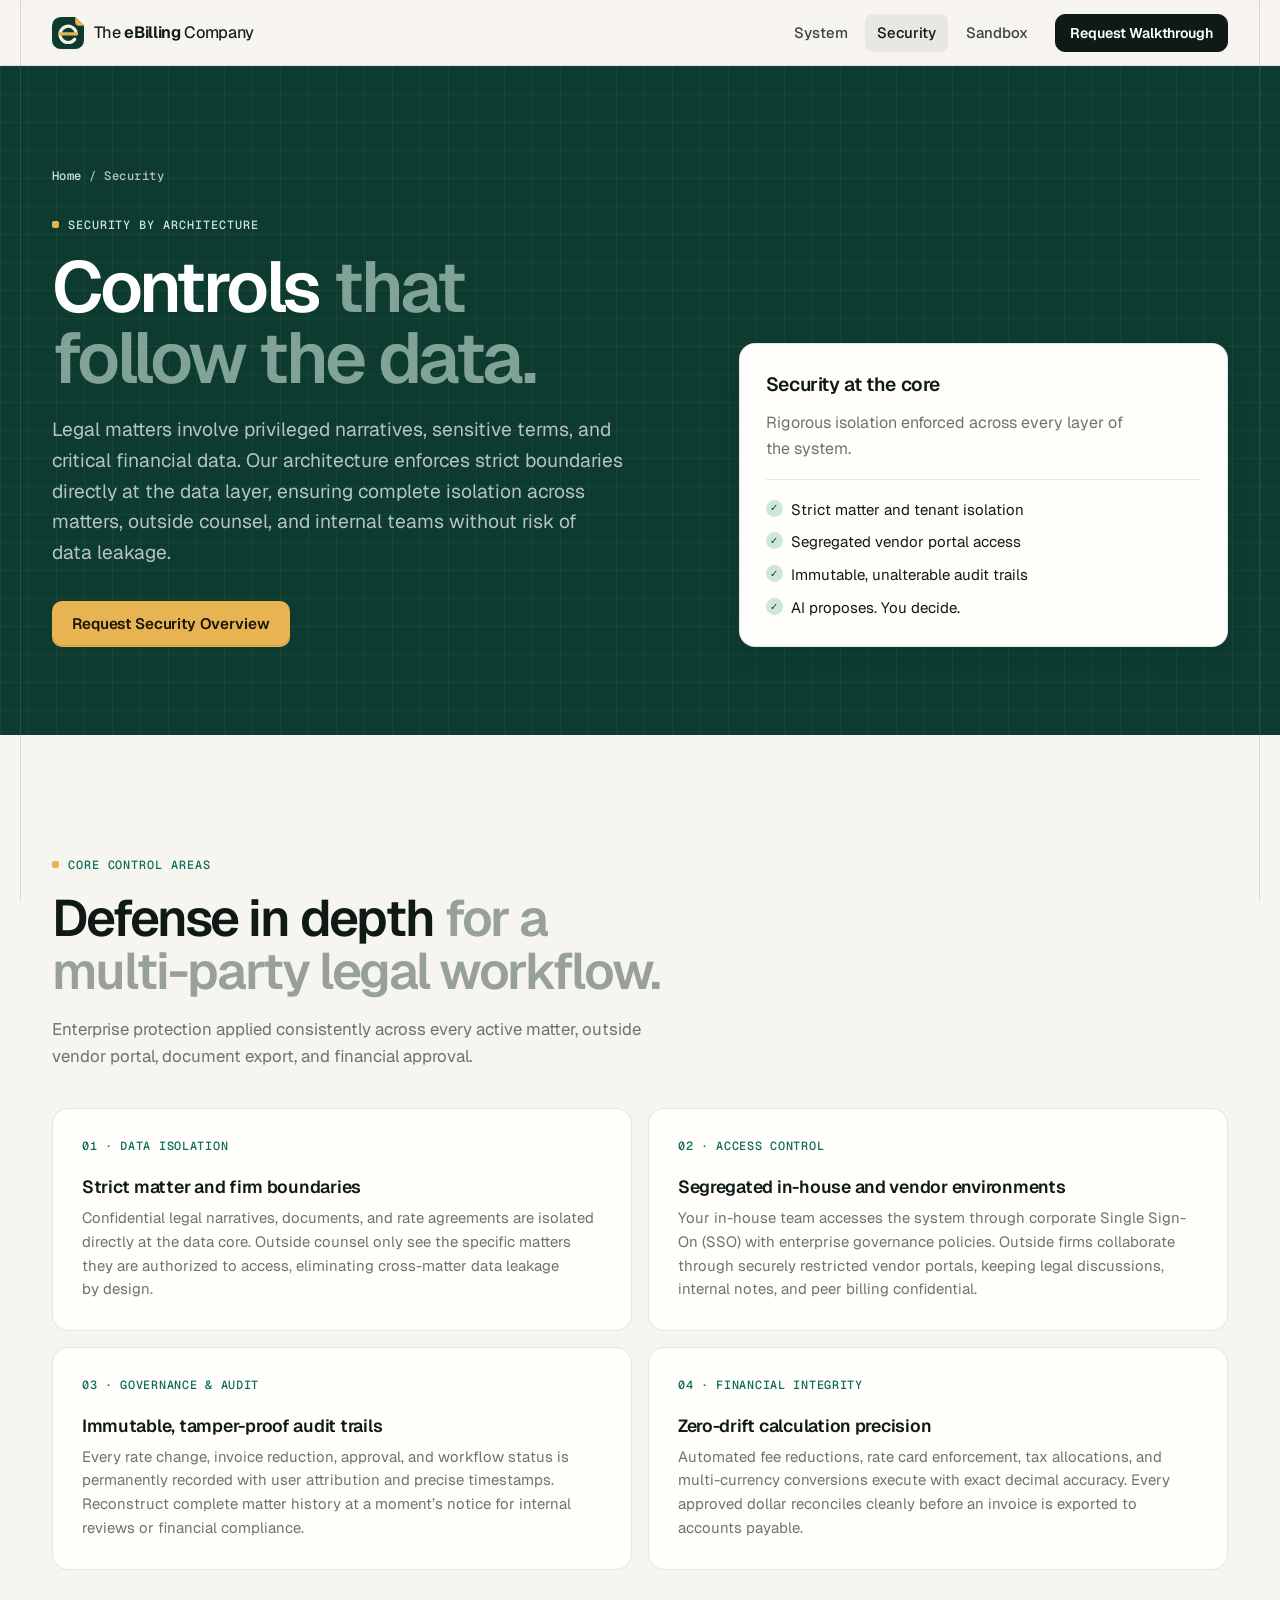
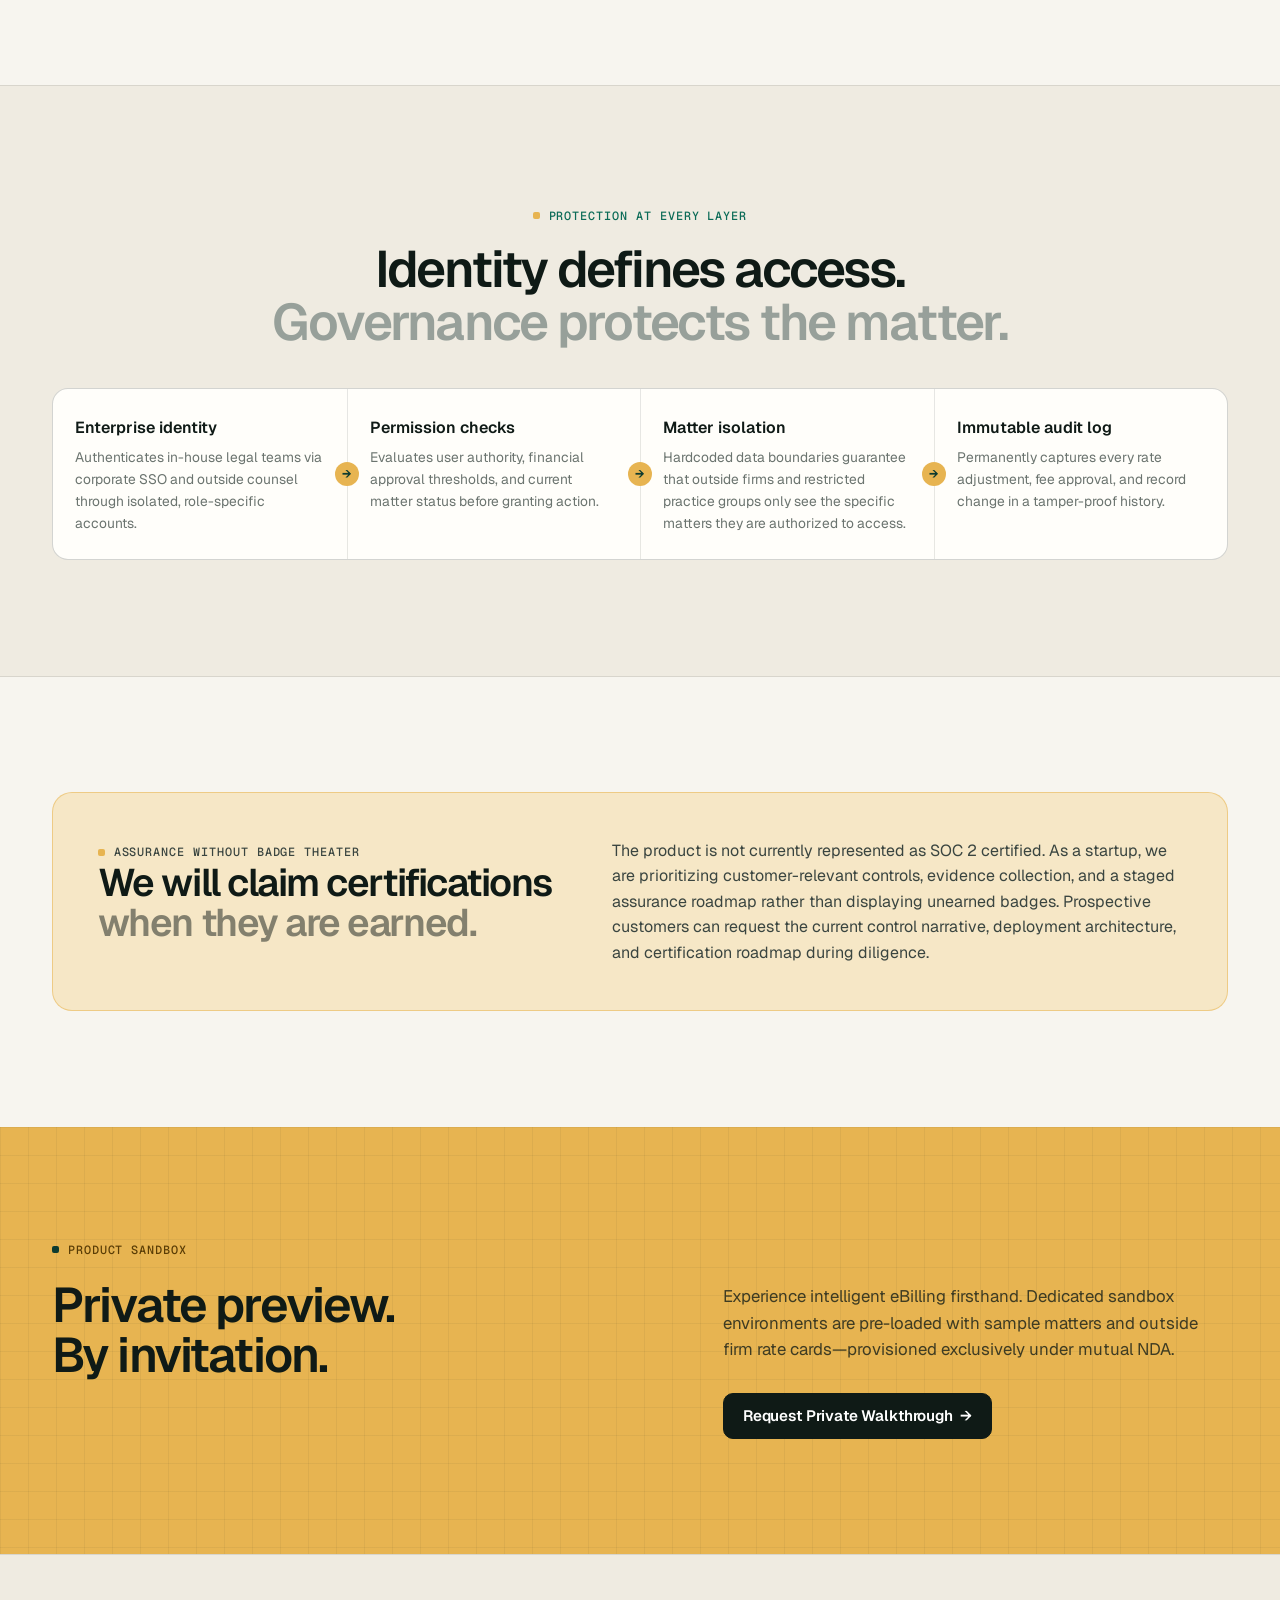
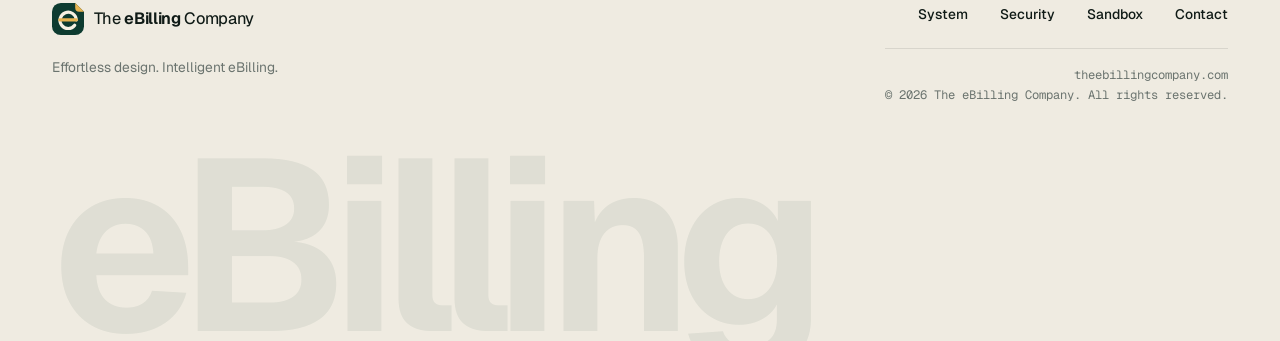
<file: security.html>
<!doctype html>
<html lang="en">
<head>
  <meta charset="utf-8" />
  <meta name="viewport" content="width=device-width, initial-scale=1" />
  <title>Security Architecture | The eBilling Company</title>
  <meta name="description" content="Review the security architecture behind The eBilling System, including strict data boundaries, segregated vendor access, immutable audit trails, and AI that proposes while your team decides." />
  <link rel="canonical" href="https://theebillingcompany.com/security" />
  <link rel="icon" href="/favicon.svg" type="image/svg+xml" />
  <link rel="icon" href="/favicon-32.png" type="image/png" sizes="32x32" />
  <link rel="apple-touch-icon" href="/apple-touch-icon.png" />
  <meta name="robots" content="index, follow" />
  <meta name="theme-color" content="#0d3b32" />
  <meta property="og:type" content="website" />
  <meta property="og:site_name" content="The eBilling Company" />
  <meta property="og:title" content="Security by architecture" />
  <meta property="og:description" content="How The eBilling System protects legal and financial workflows beneath the interface." />
  <meta property="og:url" content="https://theebillingcompany.com/security" />
  <meta property="og:image" content="https://theebillingcompany.com/social-card.png" />
  <meta property="og:image:width" content="1200" />
  <meta property="og:image:height" content="630" />
  <meta property="og:image:alt" content="The eBilling Company. Effortless design. Intelligent eBilling." />
  <meta name="twitter:card" content="summary_large_image" />
  <meta name="twitter:image" content="https://theebillingcompany.com/social-card.png" />
  <link rel="preconnect" href="https://fonts.googleapis.com" />
  <link rel="preconnect" href="https://fonts.gstatic.com" crossorigin />
  <link href="https://fonts.googleapis.com/css2?family=Geist:wght@400;450;500;600;650;700&amp;family=Geist+Mono:wght@500&amp;display=swap" rel="stylesheet" />
  <link rel="stylesheet" href="/styles.css" />
</head>
<body>
  <a class="skip-link" href="#main">Skip to content</a>
  <header class="site-head">
    <a class="brand" href="/" aria-label="The eBilling Company home"><span class="brand-mark" aria-hidden="true"><img src="/brand-mark.svg" width="32" height="32" alt=""></span><span class="brand-name">The <strong>eBilling</strong> <span>Company</span></span></a>
    <nav class="site-nav" aria-label="Primary navigation"><a href="/system">System</a><a href="/security" aria-current="page">Security</a><a href="/sandbox">Sandbox</a><a class="btn btn-small btn-outline" href="/#contact">Request Walkthrough</a></nav>
  </header>

  <main id="main">
    <section class="page-hero security-hero">
      <p class="breadcrumb"><a href="/">Home</a> / Security</p>
      <div class="page-hero-grid">
        <div><p class="eyebrow">Security by architecture</p><h1>Controls <span class="tone">that follow the data.</span></h1><p class="lede">Legal matters involve privileged narratives, sensitive terms, and critical financial data. Our architecture enforces strict boundaries directly at the data layer, ensuring complete isolation across matters, outside counsel, and internal teams without risk of data leakage.</p><div class="hero-cta"><a class="btn btn-primary" href="/#contact">Request Security Overview</a></div></div>
        <aside class="page-summary"><strong>Security at the core</strong><p>Rigorous isolation enforced across every layer of the system.</p><ul><li>Strict matter and tenant isolation</li><li>Segregated vendor portal access</li><li>Immutable, unalterable audit trails</li><li>AI proposes. You decide.</li></ul></aside>
      </div>
    </section>

    <section class="section">
      <div class="section-heading"><p class="eyebrow">Core control areas</p><h2>Defense in depth <span class="tone">for a multi-party legal workflow.</span></h2><p>Enterprise protection applied consistently across every active matter, outside vendor portal, document export, and financial approval.</p></div>
      <div class="control-grid">
        <article><span class="control-number">01 · DATA ISOLATION</span><h3>Strict matter and firm boundaries</h3><p>Confidential legal narratives, documents, and rate agreements are isolated directly at the data core. Outside counsel only see the specific matters they are authorized to access, eliminating cross-matter data leakage by design.</p></article>
        <article><span class="control-number">02 · ACCESS CONTROL</span><h3>Segregated in-house and vendor environments</h3><p>Your in-house team accesses the system through corporate Single Sign-On (SSO) with enterprise governance policies. Outside firms collaborate through securely restricted vendor portals, keeping legal discussions, internal notes, and peer billing confidential.</p></article>
        <article><span class="control-number">03 · GOVERNANCE &amp; AUDIT</span><h3>Immutable, tamper-proof audit trails</h3><p>Every rate change, invoice reduction, approval, and workflow status is permanently recorded with user attribution and precise timestamps. Reconstruct complete matter history at a moment’s notice for internal reviews or financial compliance.</p></article>
        <article><span class="control-number">04 · FINANCIAL INTEGRITY</span><h3>Zero-drift calculation precision</h3><p>Automated fee reductions, rate card enforcement, tax allocations, and multi-currency conversions execute with exact decimal accuracy. Every approved dollar reconciles cleanly before an invoice is exported to accounts payable.</p></article>
      </div>
    </section>

    <section class="section subpage-band">
      <div class="section-heading centered"><p class="eyebrow">Protection at every layer</p><h2>Identity defines access. <span class="tone">Governance protects the matter.</span></h2></div>
      <div class="architecture-flow" aria-label="Security control flow">
        <div><strong>Enterprise identity</strong><span>Authenticates in-house legal teams via corporate SSO and outside counsel through isolated, role-specific accounts.</span></div>
        <div><strong>Permission checks</strong><span>Evaluates user authority, financial approval thresholds, and current matter status before granting action.</span></div>
        <div><strong>Matter isolation</strong><span>Hardcoded data boundaries guarantee that outside firms and restricted practice groups only see the specific matters they are authorized to access.</span></div>
        <div><strong>Immutable audit log</strong><span>Permanently captures every rate adjustment, fee approval, and record change in a tamper-proof history.</span></div>
      </div>
    </section>

    <section class="section">
      <div class="assurance-panel"><div><p class="eyebrow">Assurance without badge theater</p><h2>We will claim certifications <span class="tone">when they are earned.</span></h2></div><p>The product is not currently represented as SOC 2 certified. As a startup, we are prioritizing customer-relevant controls, evidence collection, and a staged assurance roadmap rather than displaying unearned badges. Prospective customers can request the current control narrative, deployment architecture, and certification roadmap during diligence.</p></div>
    </section>

    <section class="section sandbox-preview">
      <p class="eyebrow">Product sandbox</p>
      <div><h2>Private preview. <span class="tone">By invitation.</span></h2></div>
      <div><p>Experience intelligent eBilling firsthand. Dedicated sandbox environments are pre-loaded with sample matters and outside firm rate cards—provisioned exclusively under mutual NDA.</p><a class="btn btn-outline" href="/#contact">Request Private Walkthrough <span aria-hidden="true">→</span></a></div>
    </section>
  </main>

  <footer class="site-foot">
    <div><a class="brand" href="/"><span class="brand-mark" aria-hidden="true"><img src="/brand-mark.svg" width="32" height="32" alt=""></span><span class="brand-name">The <strong>eBilling</strong> <span>Company</span></span></a><p>Effortless design. Intelligent eBilling.</p></div>
    <nav aria-label="Footer navigation"><a href="/system">System</a><a href="/security">Security</a><a href="/sandbox">Sandbox</a><a href="mailto:hello@theebillingcompany.com">Contact</a></nav>
    <p class="foot-meta">theebillingcompany.com<br />© 2026 The eBilling Company. All rights reserved.</p>
    <div class="foot-word" aria-hidden="true">eBilling</div>
  </footer>
</body>
</html>
</file>
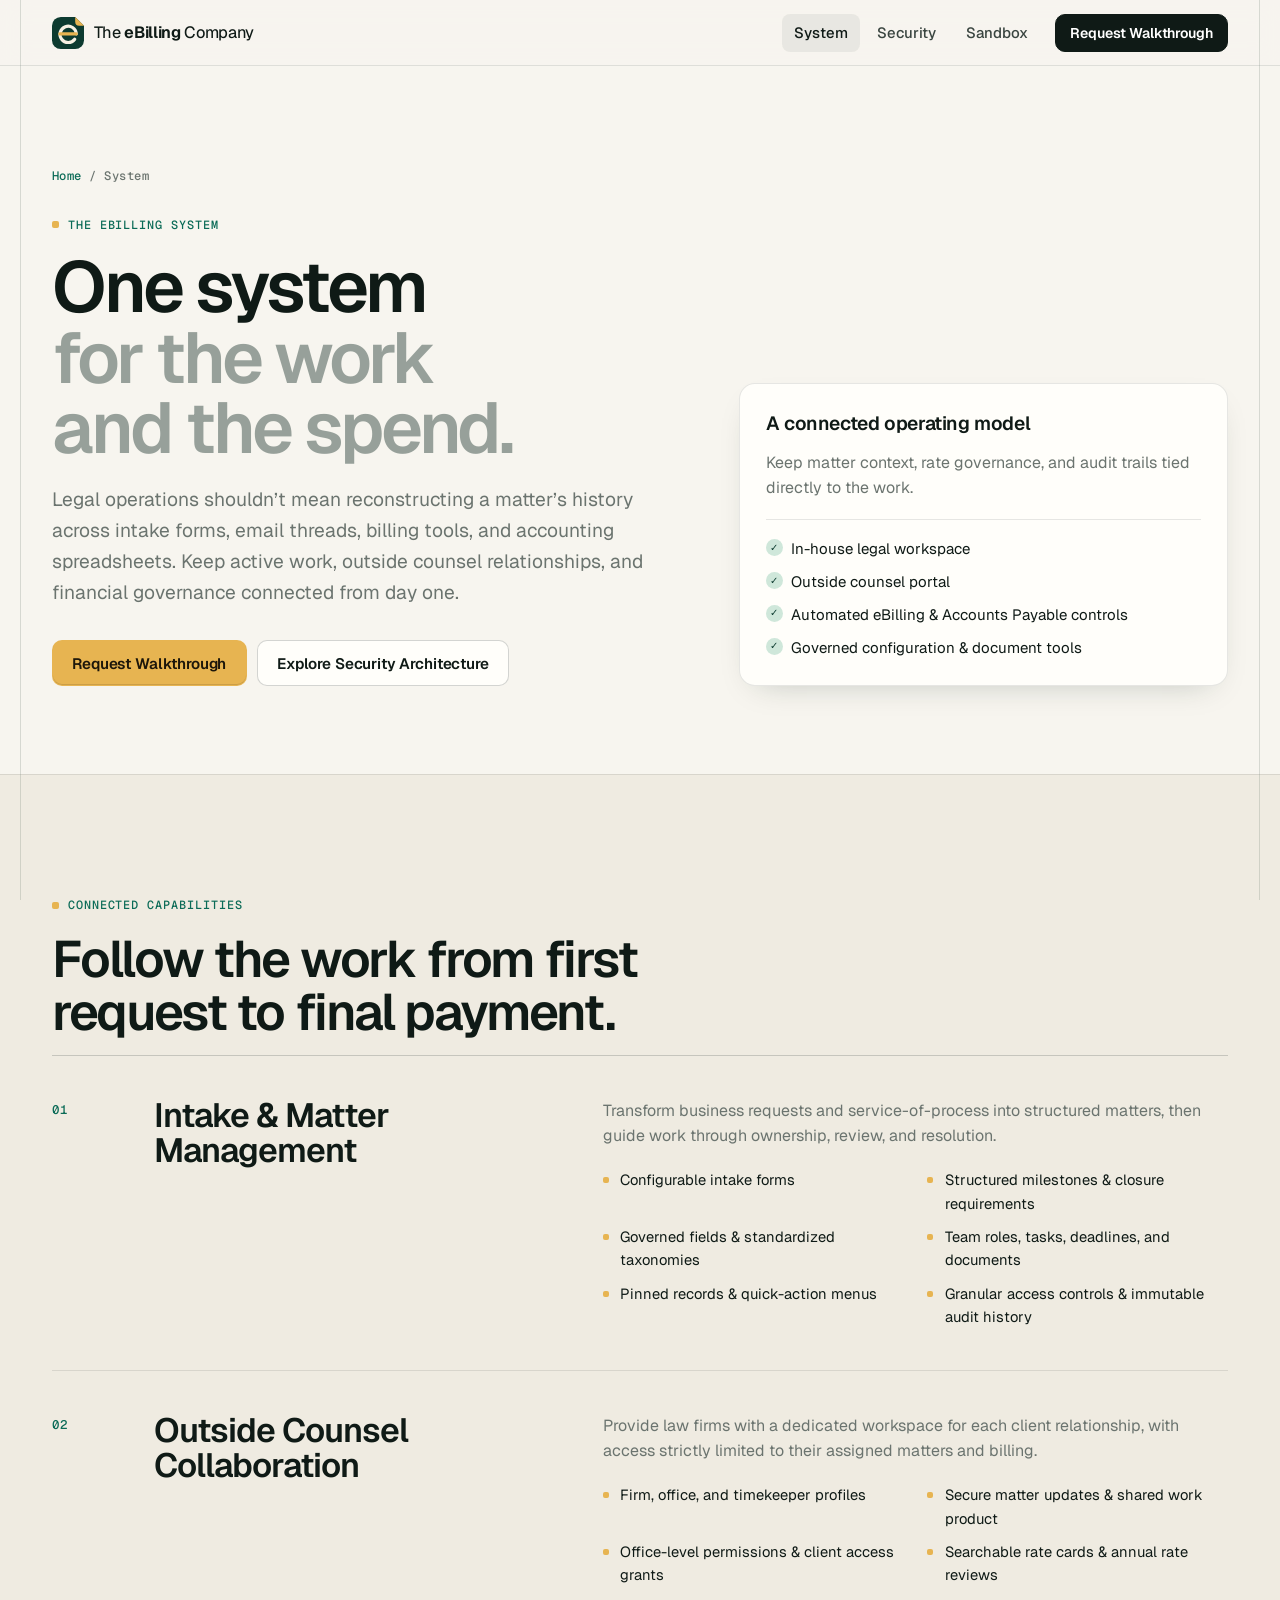
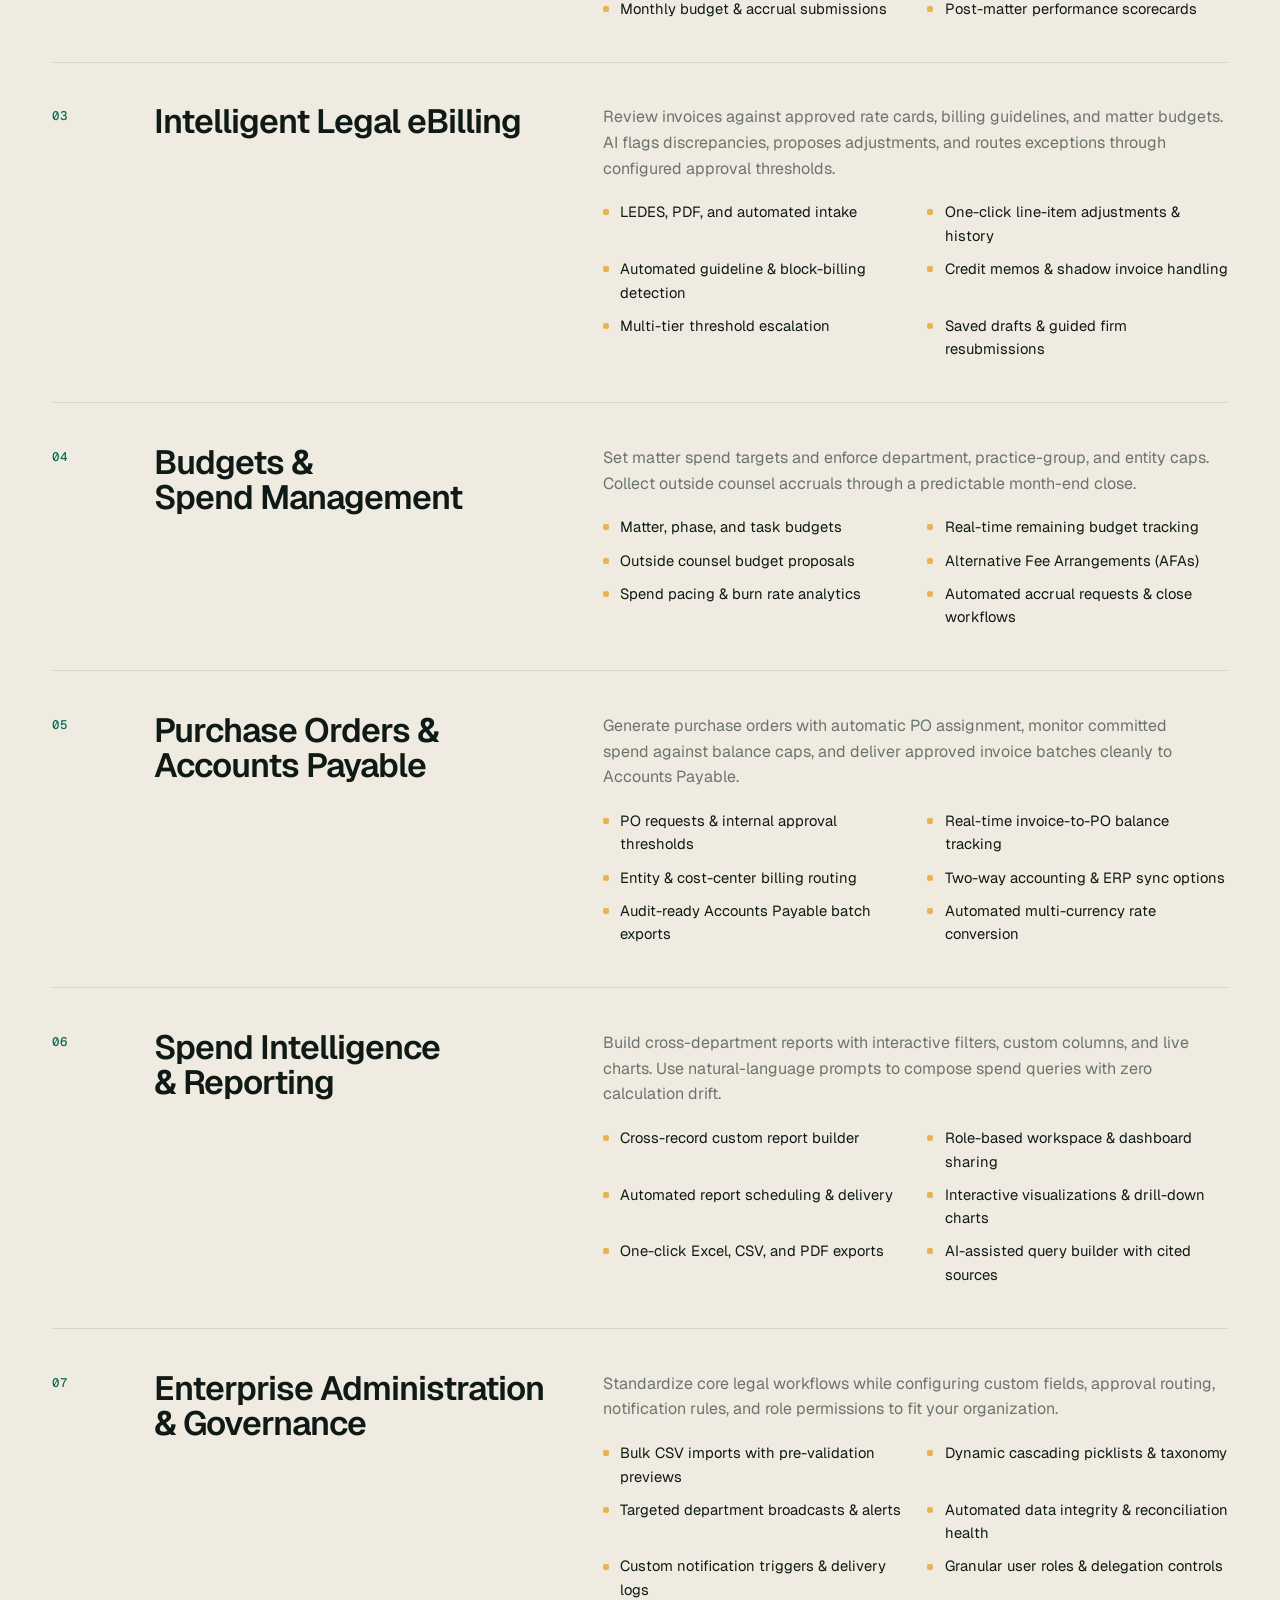
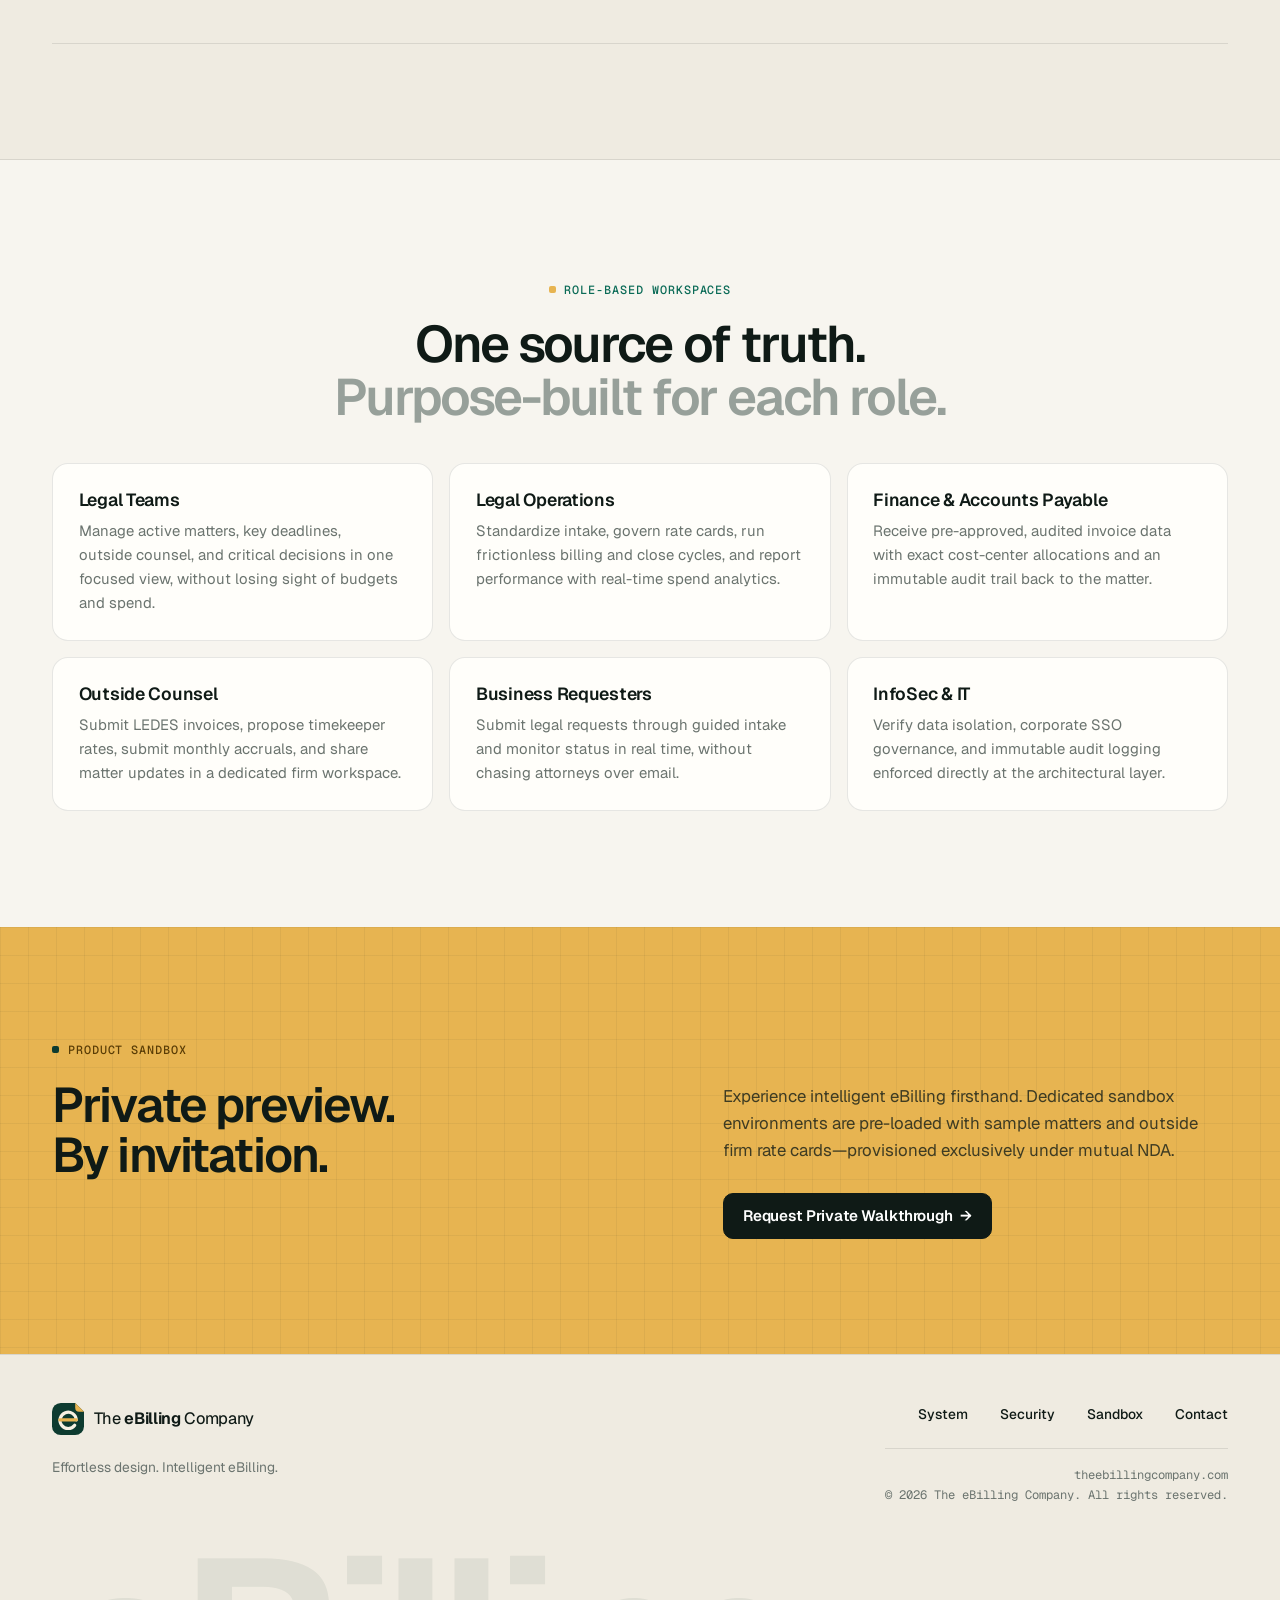
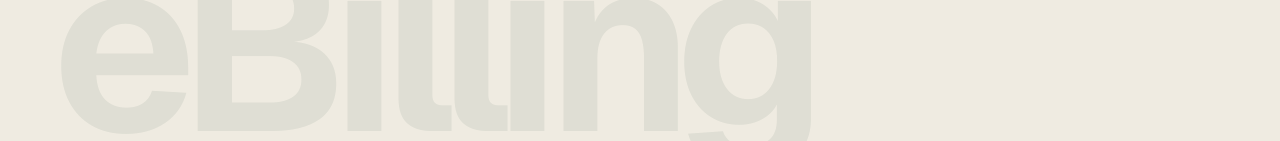
<file: system.html>
<!doctype html>
<html lang="en">
<head>
  <meta charset="utf-8" />
  <meta name="viewport" content="width=device-width, initial-scale=1" />
  <title>System | The eBilling Company</title>
  <meta name="description" content="One system for the work and the spend: intake and matters, outside counsel collaboration, intelligent legal eBilling, budgets, purchase orders, accounts payable and reporting." />
  <link rel="canonical" href="https://theebillingcompany.com/system" />
  <link rel="icon" href="/favicon.svg" type="image/svg+xml" />
  <link rel="icon" href="/favicon-32.png" type="image/png" sizes="32x32" />
  <link rel="apple-touch-icon" href="/apple-touch-icon.png" />
  <meta name="robots" content="index, follow" />
  <meta name="theme-color" content="#f7f5ef" />
  <meta property="og:type" content="website" />
  <meta property="og:site_name" content="The eBilling Company" />
  <meta property="og:title" content="One system for the work and the spend" />
  <meta property="og:description" content="Intelligent eBilling and matter spend management, connecting intake through payment in one system." />
  <meta property="og:url" content="https://theebillingcompany.com/system" />
  <meta property="og:image" content="https://theebillingcompany.com/social-card.png" />
  <meta property="og:image:width" content="1200" />
  <meta property="og:image:height" content="630" />
  <meta property="og:image:alt" content="The eBilling Company. Effortless design. Intelligent eBilling." />
  <meta name="twitter:card" content="summary_large_image" />
  <meta name="twitter:image" content="https://theebillingcompany.com/social-card.png" />
  <link rel="preconnect" href="https://fonts.googleapis.com" />
  <link rel="preconnect" href="https://fonts.gstatic.com" crossorigin />
  <link href="https://fonts.googleapis.com/css2?family=Geist:wght@400;450;500;600;650;700&amp;family=Geist+Mono:wght@500&amp;display=swap" rel="stylesheet" />
  <link rel="stylesheet" href="/styles.css" />
</head>
<body>
  <a class="skip-link" href="#main">Skip to content</a>
  <header class="site-head">
    <a class="brand" href="/" aria-label="The eBilling Company home">
      <span class="brand-mark" aria-hidden="true"><img src="/brand-mark.svg" width="32" height="32" alt=""></span>
      <span class="brand-name">The <strong>eBilling</strong> <span>Company</span></span>
    </a>
    <nav class="site-nav" aria-label="Primary navigation">
      <a href="/system" aria-current="page">System</a>
      <a href="/security">Security</a>
      <a href="/sandbox">Sandbox</a>
      <a class="btn btn-small btn-outline" href="/#contact">Request Walkthrough</a>
    </nav>
  </header>

  <main id="main">
    <section class="page-hero">
      <p class="breadcrumb"><a href="/">Home</a> / System</p>
      <div class="page-hero-grid">
        <div>
          <p class="eyebrow">The eBilling System</p>
          <h1>One system <span class="tone">for the work and the spend.</span></h1>
          <p class="lede">Legal operations shouldn’t mean reconstructing a matter’s history across intake forms, email threads, billing tools, and accounting spreadsheets. Keep active work, outside counsel relationships, and financial governance connected from day one.</p>
          <div class="hero-cta"><a class="btn btn-primary" href="/#contact">Request Walkthrough</a><a class="btn btn-outline" href="/security">Explore Security Architecture</a></div>
        </div>
        <aside class="page-summary">
          <strong>A connected operating model</strong>
          <p>Keep matter context, rate governance, and audit trails tied directly to the work.</p>
          <ul>
            <li>In-house legal workspace</li>
            <li>Outside counsel portal</li>
            <li>Automated eBilling &amp; Accounts Payable controls</li>
            <li>Governed configuration &amp; document tools</li>
          </ul>
        </aside>
      </div>
    </section>

    <section class="section subpage-band" aria-labelledby="capabilities-title">
      <div class="section-heading">
        <p class="eyebrow">Connected capabilities</p>
        <h2 id="capabilities-title">Follow the work from first request to final payment.</h2>
      </div>
      <div class="feature-stack">
        <article id="matter-management" class="feature-row">
          <span class="feature-index">01</span>
          <h2>Intake &amp; Matter Management</h2>
          <div class="feature-copy"><p>Transform business requests and service-of-process into structured matters, then guide work through ownership, review, and resolution.</p><ul class="feature-list"><li>Configurable intake forms</li><li>Structured milestones &amp; closure requirements</li><li>Governed fields &amp; standardized taxonomies</li><li>Team roles, tasks, deadlines, and documents</li><li>Pinned records &amp; quick-action menus</li><li>Granular access controls &amp; immutable audit history</li></ul></div>
        </article>
        <article id="outside-counsel" class="feature-row">
          <span class="feature-index">02</span>
          <h2>Outside Counsel Collaboration</h2>
          <div class="feature-copy"><p>Provide law firms with a dedicated workspace for each client relationship, with access strictly limited to their assigned matters and billing.</p><ul class="feature-list"><li>Firm, office, and timekeeper profiles</li><li>Secure matter updates &amp; shared work product</li><li>Office-level permissions &amp; client access grants</li><li>Searchable rate cards &amp; annual rate reviews</li><li>Monthly budget &amp; accrual submissions</li><li>Post-matter performance scorecards</li></ul></div>
        </article>
        <article id="legal-ebilling" class="feature-row">
          <span class="feature-index">03</span>
          <h2>Intelligent Legal eBilling</h2>
          <div class="feature-copy"><p>Review invoices against approved rate cards, billing guidelines, and matter budgets. AI flags discrepancies, proposes adjustments, and routes exceptions through configured approval thresholds.</p><ul class="feature-list"><li>LEDES, PDF, and automated intake</li><li>One-click line-item adjustments &amp; history</li><li>Automated guideline &amp; block-billing detection</li><li>Credit memos &amp; shadow invoice handling</li><li>Multi-tier threshold escalation</li><li>Saved drafts &amp; guided firm resubmissions</li></ul></div>
        </article>
        <article id="budgets-accruals" class="feature-row">
          <span class="feature-index">04</span>
          <h2>Budgets &amp; Spend Management</h2>
          <div class="feature-copy"><p>Set matter spend targets and enforce department, practice-group, and entity caps. Collect outside counsel accruals through a predictable month-end close.</p><ul class="feature-list"><li>Matter, phase, and task budgets</li><li>Real-time remaining budget tracking</li><li>Outside counsel budget proposals</li><li>Alternative Fee Arrangements (AFAs)</li><li>Spend pacing &amp; burn rate analytics</li><li>Automated accrual requests &amp; close workflows</li></ul></div>
        </article>
        <article id="ap-payment" class="feature-row">
          <span class="feature-index">05</span>
          <h2>Purchase Orders &amp; Accounts Payable</h2>
          <div class="feature-copy"><p>Generate purchase orders with automatic PO assignment, monitor committed spend against balance caps, and deliver approved invoice batches cleanly to Accounts Payable.</p><ul class="feature-list"><li>PO requests &amp; internal approval thresholds</li><li>Real-time invoice-to-PO balance tracking</li><li>Entity &amp; cost-center billing routing</li><li>Two-way accounting &amp; ERP sync options</li><li>Audit-ready Accounts Payable batch exports</li><li>Automated multi-currency rate conversion</li></ul></div>
        </article>
        <article id="reporting-ai" class="feature-row">
          <span class="feature-index">06</span>
          <h2>Spend Intelligence &amp; Reporting</h2>
          <div class="feature-copy"><p>Build cross-department reports with interactive filters, custom columns, and live charts. Use natural-language prompts to compose spend queries with zero calculation drift.</p><ul class="feature-list"><li>Cross-record custom report builder</li><li>Role-based workspace &amp; dashboard sharing</li><li>Automated report scheduling &amp; delivery</li><li>Interactive visualizations &amp; drill-down charts</li><li>One-click Excel, CSV, and PDF exports</li><li>AI-assisted query builder with cited sources</li></ul></div>
        </article>
        <article id="configuration" class="feature-row">
          <span class="feature-index">07</span>
          <h2>Enterprise Administration &amp; Governance</h2>
          <div class="feature-copy"><p>Standardize core legal workflows while configuring custom fields, approval routing, notification rules, and role permissions to fit your organization.</p><ul class="feature-list"><li>Bulk CSV imports with pre-validation previews</li><li>Dynamic cascading picklists &amp; taxonomy</li><li>Targeted department broadcasts &amp; alerts</li><li>Automated data integrity &amp; reconciliation health</li><li>Custom notification triggers &amp; delivery logs</li><li>Granular user roles &amp; delegation controls</li></ul></div>
        </article>
      </div>
    </section>

    <section class="section">
      <div class="section-heading centered"><p class="eyebrow">Role-based workspaces</p><h2>One source of truth. <span class="tone">Purpose-built for each role.</span></h2></div>
      <div class="audience-grid">
        <article><h3>Legal Teams</h3><p>Manage active matters, key deadlines, outside counsel, and critical decisions in one focused view, without losing sight of budgets and spend.</p></article>
        <article><h3>Legal Operations</h3><p>Standardize intake, govern rate cards, run frictionless billing and close cycles, and report performance with real-time spend analytics.</p></article>
        <article><h3>Finance &amp; Accounts Payable</h3><p>Receive pre-approved, audited invoice data with exact cost-center allocations and an immutable audit trail back to the matter.</p></article>
        <article><h3>Outside Counsel</h3><p>Submit LEDES invoices, propose timekeeper rates, submit monthly accruals, and share matter updates in a dedicated firm workspace.</p></article>
        <article><h3>Business Requesters</h3><p>Submit legal requests through guided intake and monitor status in real time, without chasing attorneys over email.</p></article>
        <article><h3>InfoSec &amp; IT</h3><p>Verify data isolation, corporate SSO governance, and immutable audit logging enforced directly at the architectural layer.</p></article>
      </div>
    </section>

    <section class="section sandbox-preview">
      <p class="eyebrow">Product sandbox</p>
      <div><h2>Private preview. <span class="tone">By invitation.</span></h2></div>
      <div><p>Experience intelligent eBilling firsthand. Dedicated sandbox environments are pre-loaded with sample matters and outside firm rate cards—provisioned exclusively under mutual NDA.</p><a class="btn btn-outline" href="/#contact">Request Private Walkthrough <span aria-hidden="true">→</span></a></div>
    </section>
  </main>

  <footer class="site-foot">
    <div><a class="brand" href="/"><span class="brand-mark" aria-hidden="true"><img src="/brand-mark.svg" width="32" height="32" alt=""></span><span class="brand-name">The <strong>eBilling</strong> <span>Company</span></span></a><p>Effortless design. Intelligent eBilling.</p></div>
    <nav aria-label="Footer navigation"><a href="/system">System</a><a href="/security">Security</a><a href="/sandbox">Sandbox</a><a href="mailto:hello@theebillingcompany.com">Contact</a></nav>
    <p class="foot-meta">theebillingcompany.com<br />© 2026 The eBilling Company. All rights reserved.</p>
    <div class="foot-word" aria-hidden="true">eBilling</div>
  </footer>
</body>
</html>
</file>
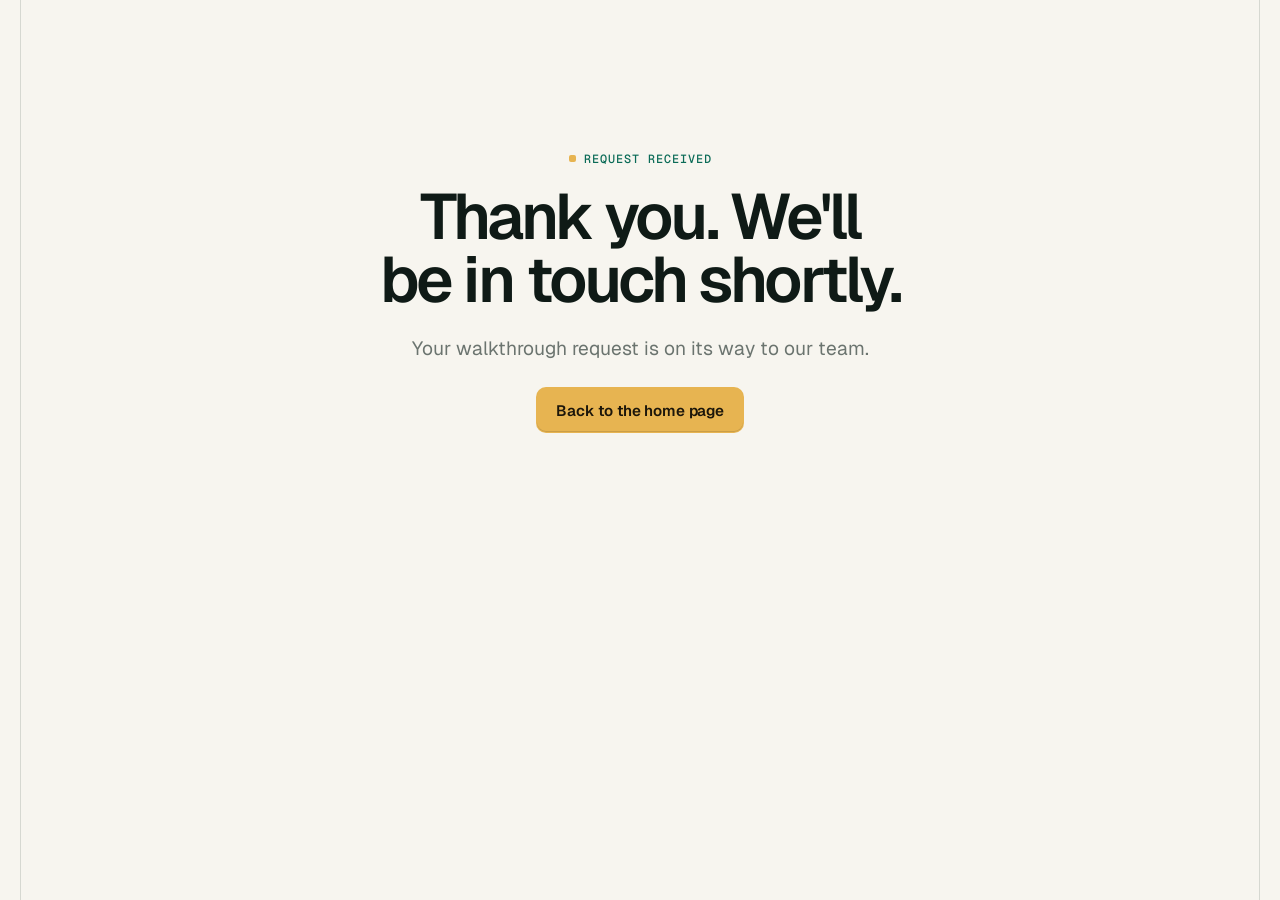
<file: thanks.html>
<!doctype html>
<html lang="en">
<head>
  <meta charset="utf-8" />
  <meta name="viewport" content="width=device-width, initial-scale=1" />
  <title>Thank You | The eBilling Company</title>
  <meta name="robots" content="noindex" />
  <link rel="icon" href="/favicon.svg" type="image/svg+xml" />
  <link rel="icon" href="/favicon-32.png" type="image/png" sizes="32x32" />
  <link rel="apple-touch-icon" href="/apple-touch-icon.png" />
  <link rel="preconnect" href="https://fonts.googleapis.com" />
  <link rel="preconnect" href="https://fonts.gstatic.com" crossorigin />
  <link href="https://fonts.googleapis.com/css2?family=Geist:wght@400;450;500;600;650;700&amp;family=Geist+Mono:wght@500&amp;display=swap" rel="stylesheet" />
  <link rel="stylesheet" href="/styles.css" />
</head>
<body>
  <main class="simple-page">
    <p class="eyebrow">Request received</p>
    <h1>Thank you. We'll be in touch shortly.</h1>
    <p class="lede">Your walkthrough request is on its way to our team.</p>
    <a class="btn btn-primary" href="/">Back to the home page</a>
  </main>
</body>
</html>
</file>
<file: styles.css>
/* The eBilling Company — marketing site, 2026-09 refresh.
   One sans family (Geist) with two-tone headlines, a single gold accent on a
   deep legal green, hairline structure. The product itself stays behind a private-preview veil. */
:root {
  --paper: #f7f5ef;
  --paper-2: #efebe1;
  --card: #fffefa;
  --ink: #0f1a16;
  --ink-2: #3a4540;
  --muted: #6b746f;
  --soft: #97a09a;
  --line: rgba(15, 26, 22, 0.1);
  --line-strong: rgba(15, 26, 22, 0.18);
  --green: #0d3b30;
  --green-2: #135443;
  --green-3: #1f7a60;
  --green-ink: #0b6b57;
  --mint: #cfe7da;
  --gold: #e7b451;
  --gold-2: #f0c46c;
  --gold-soft: #f6e7c6;
  --gold-deep: #9a6a14;
  --alert: #b3612b;
  --radius: 16px;
  --radius-sm: 10px;
  --max: 76rem;
  --narrow: 48rem;
  --shadow: 0 30px 80px -30px rgba(13, 38, 30, 0.35), 0 10px 30px -12px rgba(13, 38, 30, 0.18);
  --shadow-soft: 0 12px 32px -18px rgba(13, 38, 30, 0.28);
  --font: 'Geist', ui-sans-serif, system-ui, -apple-system, 'Segoe UI', sans-serif;
  --mono: 'Geist Mono', ui-monospace, 'SFMono-Regular', Menlo, monospace;
}

* { box-sizing: border-box; }
html { scroll-behavior: smooth; scroll-padding-top: 5.5rem; }
body {
  margin: 0;
  background: var(--paper);
  color: var(--ink);
  font: 400 16px/1.6 var(--font);
  -webkit-font-smoothing: antialiased;
  text-rendering: optimizeLegibility;
}
img { max-width: 100%; display: block; }
a { color: inherit; }
p { text-wrap: pretty; }

h1, h2, h3 { font-family: var(--font); color: var(--ink); text-wrap: balance; }
h1 {
  margin: 0;
  font-size: clamp(2.7rem, 6.2vw, 5.4rem);
  font-weight: 600;
  line-height: 0.98;
  letter-spacing: -0.045em;
}
h2 {
  margin: 0;
  font-size: clamp(2rem, 4vw, 3.3rem);
  font-weight: 600;
  line-height: 1.04;
  letter-spacing: -0.038em;
}
h3 { font-weight: 600; line-height: 1.25; letter-spacing: -0.015em; }
/* Two-tone headline: the continuation reads in grey (Ramp-style). */
.tone { color: var(--soft); }

.skip-link { position: fixed; left: -9999px; top: 0.75rem; z-index: 100; padding: 0.6rem 0.9rem; background: var(--ink); color: white; border-radius: 8px; }
.skip-link:focus { left: 0.75rem; }

/* ---- header ------------------------------------------------------------ */
.site-head {
  position: sticky;
  top: 0;
  z-index: 50;
  max-width: none;
  margin: 0;
  padding: 0.85rem max(1.25rem, calc((100vw - var(--max)) / 2 + 1.25rem));
  display: flex;
  align-items: center;
  justify-content: space-between;
  gap: 1.5rem;
  background: color-mix(in srgb, var(--paper) 82%, transparent);
  backdrop-filter: saturate(1.4) blur(14px);
  -webkit-backdrop-filter: saturate(1.4) blur(14px);
  border-bottom: 1px solid var(--line);
}
.brand {
  display: inline-flex;
  align-items: center;
  gap: 0.6rem;
  color: var(--ink);
  font-size: 1.02rem;
  font-weight: 450;
  letter-spacing: -0.02em;
  text-decoration: none;
  white-space: nowrap;
}
.brand strong { font-weight: 650; }
.brand-mark { width: 32px; height: 32px; flex: 0 0 auto; }
.brand-mark img { width: 100%; height: 100%; }
.site-nav { display: flex; align-items: center; gap: 0.35rem; }
.site-nav > a:not(.btn) {
  padding: 0.45rem 0.75rem;
  color: var(--ink-2);
  font-size: 0.93rem;
  font-weight: 500;
  text-decoration: none;
  border-radius: 8px;
}
.site-nav > a:not(.btn):hover { color: var(--ink); background: rgba(15, 26, 22, 0.05); }
.site-nav > a[aria-current='page'] { color: var(--ink); background: rgba(15, 26, 22, 0.06); }
.site-nav .btn { margin-left: 0.6rem; }

/* ---- buttons ------------------------------------------------------------ */
.btn {
  min-height: 46px;
  padding: 0.7rem 1.2rem;
  display: inline-flex;
  align-items: center;
  justify-content: center;
  gap: 0.45rem;
  border: 1px solid transparent;
  border-radius: var(--radius-sm);
  font: 600 0.95rem/1 var(--font);
  letter-spacing: -0.01em;
  text-decoration: none;
  cursor: pointer;
  transition: background 150ms ease, border-color 150ms ease, color 150ms ease, box-shadow 150ms ease;
}
.btn-primary { color: #1c160a; background: var(--gold); box-shadow: inset 0 -1px 0 rgba(0, 0, 0, 0.12); }
.btn-primary:hover { background: var(--gold-2); }
.btn-outline { color: var(--ink); background: var(--card); border-color: var(--line-strong); }
.btn-outline:hover { border-color: var(--ink); }
.site-nav .btn-outline { color: white; background: var(--ink); border-color: var(--ink); }
.site-nav .btn-outline:hover { background: var(--green); border-color: var(--green); }
.btn-small { min-height: 38px; padding: 0.5rem 0.9rem; font-size: 0.88rem; }
.btn-big { min-height: 52px; padding-inline: 1.5rem; }
.text-link { display: inline-flex; gap: 0.35rem; color: var(--green-ink); font-weight: 600; text-decoration: none; }
.text-link:hover { text-decoration: underline; text-underline-offset: 0.22em; }

/* ---- shared text ------------------------------------------------------- */
.eyebrow {
  margin: 0 0 1.25rem;
  display: inline-flex;
  align-items: center;
  gap: 0.55rem;
  color: var(--green-ink);
  font: 500 0.74rem/1.3 var(--mono);
  letter-spacing: 0.08em;
  text-transform: uppercase;
}
.eyebrow::before { content: ''; width: 7px; height: 7px; flex: 0 0 auto; border-radius: 2px; background: var(--gold); }
.eyebrow-light { color: var(--mint); }
.lede { max-width: 38rem; margin: 1.4rem 0 0; color: var(--muted); font-size: clamp(1.05rem, 1.5vw, 1.22rem); line-height: 1.6; }

/* ---- hero -------------------------------------------------------------- */
.hero { max-width: var(--max); margin: 0 auto; padding: clamp(3.5rem, 8vw, 6.5rem) 1.25rem 0; }
.hero-copy { max-width: 58rem; }
.hero h1 { max-width: 15ch; }
.hero-cta { display: flex; flex-wrap: wrap; gap: 0.65rem; margin-top: 2rem; }
.proof-list {
  margin: 1.6rem 0 0;
  padding: 0;
  display: flex;
  flex-wrap: wrap;
  gap: 0.5rem 1.4rem;
  list-style: none;
  color: var(--muted);
  font-size: 0.9rem;
}
.proof-list li { display: inline-flex; align-items: center; gap: 0.45rem; }
.proof-list li::before { content: ''; width: 16px; height: 16px; border-radius: 50%; background: var(--mint) url("data:image/svg+xml,%3Csvg xmlns='http://www.w3.org/2000/svg' viewBox='0 0 16 16'%3E%3Cpath d='M4.5 8.2l2.2 2.2 4.8-4.8' fill='none' stroke='%230d3b30' stroke-width='1.8' stroke-linecap='round' stroke-linejoin='round'/%3E%3C/svg%3E") center/100% no-repeat; }

/* The product stage: a dotted field with a sealed, abstract preview of the app. */
.product-stage {
  position: relative;
  max-width: var(--max);
  margin: clamp(2.8rem, 6vw, 4.5rem) auto 0;
  padding: clamp(1rem, 4vw, 3.5rem) clamp(1rem, 4vw, 3.5rem) 0;
  background:
    radial-gradient(circle at 1px 1px, rgba(15, 26, 22, 0.16) 1px, transparent 1.3px) 0 0 / 18px 18px,
    linear-gradient(180deg, var(--paper-2), var(--paper));
  border: 1px solid var(--line);
  border-bottom: 0;
  border-radius: 22px 22px 0 0;
  overflow: hidden;
}
.window {
  position: relative;
  overflow: hidden;
  background: var(--card);
  border: 1px solid var(--line-strong);
  border-bottom: 0;
  border-radius: 14px 14px 0 0;
  box-shadow: var(--shadow);
}
.window-bar {
  height: 38px;
  padding: 0 14px;
  display: flex;
  align-items: center;
  gap: 7px;
  background: #f1eee6;
  border-bottom: 1px solid var(--line);
}
.window-bar i { width: 10px; height: 10px; border-radius: 50%; background: #d9d4c8; }
.window-bar span {
  margin: 0 auto;
  padding: 3px 14px;
  color: var(--muted);
  background: var(--card);
  border: 1px solid var(--line);
  border-radius: 6px;
  font: 500 0.72rem/1.4 var(--mono);
}
.float-card {
  position: absolute;
  z-index: 2;
  width: min(290px, 34%);
  padding: 0.9rem 1rem;
  background: var(--card);
  border: 1px solid var(--line);
  border-radius: 12px;
  box-shadow: var(--shadow);
  font-size: 0.8rem;
}
.float-card .fc-top { display: flex; align-items: center; justify-content: space-between; gap: 0.6rem; }
.float-card .fc-tag { padding: 2px 8px; color: var(--green); background: var(--mint); border-radius: 999px; font: 600 0.66rem/1.5 var(--font); }
.float-card .fc-tag.warn { color: #7a4d0b; background: var(--gold-soft); }
.float-card .fc-icon { width: 28px; height: 28px; display: grid; place-items: center; color: var(--green); background: var(--mint); border-radius: 8px; font-weight: 700; }
.float-card strong { display: block; margin-top: 0.7rem; font-size: 0.95rem; font-weight: 600; letter-spacing: -0.01em; }
.float-card p { margin: 0.2rem 0 0; color: var(--muted); font-size: 0.78rem; line-height: 1.45; }
.float-card .fc-meter { height: 6px; margin-top: 0.7rem; overflow: hidden; background: #ebe7dc; border-radius: 99px; }
.float-card .fc-meter span { display: block; width: 21%; height: 100%; background: var(--gold); border-radius: inherit; }
.float-left { left: clamp(-0.5rem, 1.5vw, 1.4rem); top: 46%; }
.float-right { right: clamp(-0.5rem, 1.5vw, 1.4rem); top: 64%; }

/* ---- capability band ------------------------------------------------------ */
.signal-band {
  max-width: none;
  margin: 0;
  padding: 0 max(1.25rem, calc((100vw - var(--max)) / 2 + 1.25rem));
  display: flex;
  align-items: stretch;
  overflow-x: auto;
  background: var(--card);
  border-block: 1px solid var(--line);
  scrollbar-width: none;
}
.signal-band a {
  flex: 1 0 auto;
  padding: 1.05rem 1.1rem;
  display: flex;
  align-items: center;
  justify-content: center;
  gap: 0.4rem;
  color: var(--ink-2);
  font-size: 0.88rem;
  font-weight: 500;
  text-decoration: none;
  white-space: nowrap;
  border-left: 1px solid var(--line);
}
.signal-band a:last-child { border-right: 1px solid var(--line); }
.signal-band a:hover { color: var(--ink); background: var(--paper); }
.signal-band strong { color: var(--green); font-weight: 650; }

/* ---- sections ------------------------------------------------------------ */
.section { max-width: var(--max); margin: 0 auto; padding: clamp(4.5rem, 9vw, 8rem) 1.25rem; }
.section-split { display: grid; grid-template-columns: minmax(0, 0.85fr) minmax(0, 1.15fr); gap: clamp(2.5rem, 7vw, 6rem); align-items: start; }
.section-intro > p:not(.eyebrow), .section-heading > p:not(.eyebrow) { max-width: 40rem; margin-top: 1.1rem; color: var(--muted); font-size: 1.05rem; }
.section-intro .text-link { margin-top: 1rem; }
.section-heading { max-width: 52rem; }
.sticky-intro { position: sticky; top: 6.5rem; }
.centered { margin-inline: auto; text-align: center; }
.centered p { margin-inline: auto; }
.centered .eyebrow { justify-content: center; }
.section-action { margin: 2.2rem 0 0; }

/* Comparison: two columns, crossed-out vs checked. */
.comparison { overflow: hidden; background: var(--card); border: 1px solid var(--line); border-radius: var(--radius); box-shadow: var(--shadow-soft); }
.comparison-head, .comparison-row { display: grid; grid-template-columns: 0.85fr 1.15fr; }
.comparison-head span, .comparison-head strong { padding: 1rem 1.3rem; font: 500 0.72rem/1.3 var(--mono); letter-spacing: 0.08em; text-transform: uppercase; }
.comparison-head span { color: var(--muted); background: var(--paper-2); }
.comparison-head strong { color: white; background: var(--green); }
.comparison-row { border-top: 1px solid var(--line); }
.comparison-row span, .comparison-row strong { padding: 1.15rem 1.3rem 1.15rem 3rem; position: relative; }
.comparison-row span { color: var(--muted); }
.comparison-row strong { color: var(--ink); font-weight: 600; border-left: 1px solid var(--line); background: #fbfaf4; }
.comparison-row span::before, .comparison-row strong::before { position: absolute; left: 1.2rem; top: 1.2rem; width: 18px; height: 18px; display: grid; place-items: center; border-radius: 50%; font-size: 0.62rem; font-weight: 700; }
.comparison-row span::before { content: '–'; color: var(--soft); background: var(--paper-2); }
.comparison-row strong::before { content: '✓'; color: var(--green); background: var(--mint); }

/* Workflow: deep green field with a fine grid and crop marks (Freda-style). */
.workflow-section, .firm-section {
  position: relative;
  max-width: none;
  padding-inline: max(1.25rem, calc((100vw - var(--max)) / 2 + 1.25rem));
  color: white;
  background:
    linear-gradient(rgba(255, 255, 255, 0.045) 1px, transparent 1px) 0 0 / 28px 28px,
    linear-gradient(90deg, rgba(255, 255, 255, 0.045) 1px, transparent 1px) 0 0 / 28px 28px,
    var(--green);
}
.workflow-section::before, .firm-section::before {
  content: '';
  position: absolute;
  inset: 22px;
  pointer-events: none;
  background:
    linear-gradient(var(--gold), var(--gold)) 0 0 / 10px 2px no-repeat,
    linear-gradient(var(--gold), var(--gold)) 0 0 / 2px 10px no-repeat,
    linear-gradient(var(--gold), var(--gold)) 100% 0 / 10px 2px no-repeat,
    linear-gradient(var(--gold), var(--gold)) 100% 0 / 2px 10px no-repeat,
    linear-gradient(var(--gold), var(--gold)) 0 100% / 10px 2px no-repeat,
    linear-gradient(var(--gold), var(--gold)) 0 100% / 2px 10px no-repeat,
    linear-gradient(var(--gold), var(--gold)) 100% 100% / 10px 2px no-repeat,
    linear-gradient(var(--gold), var(--gold)) 100% 100% / 2px 10px no-repeat;
  opacity: 0.8;
}
.workflow-section h2, .firm-section h2 { color: white; }
.workflow-section .eyebrow, .firm-section .eyebrow { color: var(--mint); }
.workflow-section .section-heading > p:not(.eyebrow) { color: rgba(255, 255, 255, 0.66); }
.workflow-section .tone, .firm-section .tone { color: rgba(207, 231, 218, 0.62); }
.workflow {
  position: relative;
  margin: 3.5rem 0 0;
  padding: 0;
  display: grid;
  grid-template-columns: repeat(5, 1fr);
  list-style: none;
  border: 1px solid rgba(255, 255, 255, 0.14);
  border-radius: var(--radius);
  background: rgba(255, 255, 255, 0.03);
}
.workflow li { min-width: 0; padding: 1.6rem 1.35rem 1.8rem; }
.workflow li + li { border-left: 1px solid rgba(255, 255, 255, 0.12); }
.step-number { color: var(--gold); font: 500 0.74rem/1 var(--mono); letter-spacing: 0.08em; }
.workflow h3 { margin: 1.4rem 0 0.5rem; color: white; font-size: 1.08rem; }
.workflow p { margin: 0; color: rgba(255, 255, 255, 0.64); font-size: 0.88rem; line-height: 1.55; }

/* Feature cards (bento). */
.bento-grid { margin-top: 2.8rem; display: grid; grid-template-columns: repeat(2, minmax(0, 1fr)); gap: 1rem; }
.bento {
  position: relative;
  min-height: 300px;
  padding: clamp(1.5rem, 3vw, 2.1rem);
  overflow: hidden;
  background: var(--paper-2);
  border: 1px solid var(--line);
  border-radius: 20px;
  display: flex;
  flex-direction: column;
}
.bento-wide { grid-column: 1 / -1; }
.bento h3 { max-width: 30rem; margin: 0.7rem 0 0.6rem; font-size: clamp(1.4rem, 2.3vw, 1.85rem); line-height: 1.12; letter-spacing: -0.03em; }
.bento p { max-width: 34rem; margin: 0; color: var(--muted); font-size: 0.95rem; }
.card-label { color: var(--green-ink); font: 500 0.72rem/1.3 var(--mono); letter-spacing: 0.08em; text-transform: uppercase; }
.matter-card { color: white; background: linear-gradient(140deg, var(--green-2), var(--green)); border-color: transparent; }
.matter-card h3 { color: white; }
.matter-card p { color: rgba(255, 255, 255, 0.7); }
.matter-card .card-label { color: var(--mint); }
.matter-tags { margin-top: auto; padding-top: 2rem; display: flex; flex-wrap: wrap; gap: 0.45rem; }
.matter-tags span { padding: 0.45rem 0.8rem; color: rgba(255, 255, 255, 0.86); background: rgba(255, 255, 255, 0.08); border: 1px solid rgba(255, 255, 255, 0.14); border-radius: 8px; font-size: 0.78rem; }
.matter-tags span:first-child { color: var(--green); background: var(--gold); border-color: var(--gold); font-weight: 600; }
/* An abstract, redacted product motif inside a card. */
.card-shot {
  margin: 1.6rem -2.1rem -2.1rem 0;
  margin-top: auto;
  padding-top: 1.6rem;
}
.card-shot img {
  width: 100%;
  border: 1px solid var(--line-strong);
  border-right: 0;
  border-bottom: 0;
  border-radius: 12px 0 0 0;
  box-shadow: var(--shadow-soft);
  height: auto;
}
.invoice-review-mini { margin-top: auto; overflow: hidden; background: var(--card); border: 1px solid var(--line); border-radius: 12px; font-size: 0.78rem; }
.invoice-mini-head, .invoice-mini-row { padding: 0.65rem 0.9rem; display: grid; grid-template-columns: minmax(0, 1fr) 0.45fr 0.7fr; align-items: center; gap: 0.6rem; }
.invoice-mini-head { color: var(--muted); background: #f5f2ea; font: 500 0.66rem/1.3 var(--mono); letter-spacing: 0.06em; text-transform: uppercase; }
.invoice-mini-row + .invoice-mini-row { border-top: 1px solid var(--line); }
.invoice-mini-row > span:nth-child(2) { color: var(--muted); text-align: right; font-family: var(--mono); }
.invoice-mini-row strong { justify-self: end; padding: 0.18rem 0.55rem; color: var(--green); background: var(--mint); border-radius: 999px; font-size: 0.7rem; }
.invoice-mini-row.flagged strong { color: #7a4d0b; background: var(--gold-soft); }
.portal-card { background: var(--card); }
.portal-status { margin-top: auto; padding: 0.3rem; display: grid; grid-template-columns: repeat(3, 1fr); background: var(--paper-2); border: 1px solid var(--line); border-radius: 12px; font-size: 0.8rem; text-align: center; }
.portal-status span, .portal-status strong { padding: 0.55rem; border-radius: 9px; color: var(--muted); }
.portal-status strong { color: white; background: var(--green); }
.ask-box { margin-top: auto; padding: 0.95rem 1.05rem; display: flex; align-items: center; justify-content: space-between; color: var(--ink-2); background: var(--card); border: 1px solid var(--line-strong); border-radius: 12px; font-size: 0.9rem; box-shadow: var(--shadow-soft); }
.ask-box span { width: 30px; height: 30px; display: grid; place-items: center; color: #1c160a; background: var(--gold); border-radius: 8px; font-weight: 700; }
.report-card, .deployment-card { background: var(--card); }
.deploy-options { margin-top: auto; display: flex; gap: 0.45rem; }
.deploy-options span { flex: 1; padding: 0.8rem 0.4rem; color: var(--green); background: var(--paper-2); border: 1px solid var(--line); border-radius: 10px; font-size: 0.82rem; font-weight: 600; text-align: center; }

/* Firm portal. */
.firm-section { padding-block: clamp(4.5rem, 9vw, 7.5rem); }
.firm-panel { max-width: var(--max); margin: 0 auto; display: grid; grid-template-columns: 1.05fr 0.95fr; align-items: center; gap: clamp(2.5rem, 7vw, 6rem); }
.firm-panel > div > p:not(.eyebrow) { max-width: 36rem; margin-top: 1.1rem; color: rgba(255, 255, 255, 0.7); }
.check-list { margin: 1.6rem 0 0; padding: 0; display: grid; gap: 0.6rem; list-style: none; }
.check-list li { position: relative; padding-left: 1.7rem; }
.check-list li::before { content: '✓'; position: absolute; left: 0; top: 0.12em; width: 18px; height: 18px; display: grid; place-items: center; color: var(--green); background: var(--mint); border-radius: 50%; font-size: 0.66rem; font-weight: 700; }
.light-list { color: rgba(255, 255, 255, 0.86); font-size: 0.95rem; }
.light-list li::before { color: var(--green); background: var(--gold); }
.firm-proof { padding: 1.2rem; color: var(--ink); background: var(--card); border-radius: 16px; box-shadow: 0 40px 80px -30px rgba(0, 0, 0, 0.55); }
.firm-proof-head { padding: 0.2rem 0.2rem 0.95rem; display: flex; justify-content: space-between; gap: 1rem; font-size: 0.8rem; border-bottom: 1px solid var(--line); }
.firm-proof-head span { color: var(--muted); font-family: var(--mono); font-size: 0.75rem; }
.proof-row { margin-top: 0.6rem; padding: 0.8rem; display: grid; grid-template-columns: 30px 1fr; align-items: center; gap: 0.65rem; border: 1px solid var(--line); border-radius: 11px; }
.proof-row > span { width: 28px; height: 28px; display: grid; place-items: center; border-radius: 8px; font-size: 0.78rem; font-weight: 700; }
.proof-row.good > span { color: var(--green); background: var(--mint); }
.proof-row.alert { background: #fdf6e8; border-color: rgba(231, 180, 81, 0.55); }
.proof-row.alert > span { color: #7a4d0b; background: var(--gold-soft); }
.proof-row p { margin: 0; display: flex; flex-direction: column; font-size: 0.86rem; }
.proof-row small { color: var(--muted); font-size: 0.78rem; }
.firm-proof button { width: 100%; margin-top: 0.9rem; padding: 0.8rem; color: var(--soft); background: var(--paper-2); border: 0; border-radius: 10px; font: 600 0.86rem var(--font); }

/* Security points. */
.security-preview { display: grid; grid-template-columns: 0.95fr 1.05fr; gap: clamp(2.5rem, 7vw, 6rem); align-items: start; }
.security-points { display: grid; border: 1px solid var(--line); border-radius: var(--radius); overflow: hidden; background: var(--card); }
.security-points article { padding: 1.5rem 1.6rem; display: grid; grid-template-columns: 44px 1fr; gap: 0 0.9rem; }
.security-points article + article { border-top: 1px solid var(--line); }
.security-points article > span { grid-row: 1 / 3; color: var(--green-ink); font: 500 0.78rem/1.6 var(--mono); }
.security-points h3 { margin: 0; font-size: 1.05rem; }
.security-points p { margin: 0.3rem 0 0; color: var(--muted); font-size: 0.92rem; }

/* Sandbox band. */
.sandbox-preview {
  max-width: none;
  padding-inline: max(1.25rem, calc((100vw - var(--max)) / 2 + 1.25rem));
  display: grid;
  grid-template-columns: 1fr 1fr;
  align-items: end;
  gap: clamp(2rem, 7vw, 6rem);
  background: var(--gold);
}
.sandbox-preview .eyebrow { color: #5a3d06; }
.sandbox-preview .eyebrow::before { background: var(--green); }
.sandbox-preview p:not(.eyebrow) { max-width: 34rem; margin-top: 0; color: rgba(15, 26, 22, 0.78); font-size: 1.05rem; }
.sandbox-preview .btn-outline { margin-top: 0.8rem; color: white; background: var(--ink); border-color: var(--ink); }
.sandbox-preview .btn-outline:hover { background: var(--green); border-color: var(--green); }

/* Contact. */
.contact-section { display: grid; grid-template-columns: 0.85fr 1.15fr; gap: clamp(2.5rem, 8vw, 7rem); align-items: start; }
.contact-copy > p:not(.eyebrow) { color: var(--muted); font-size: 1.05rem; }
.contact-email { margin-top: 2.2rem; padding-top: 1.4rem; border-top: 1px solid var(--line); font-size: 0.88rem; }
.contact-email a { color: var(--green-ink); font-size: 1.02rem; font-weight: 600; }
.contact-form { padding: clamp(1.5rem, 3vw, 2.2rem); display: flex; flex-direction: column; gap: 1rem; background: var(--card); border: 1px solid var(--line); border-radius: 20px; box-shadow: var(--shadow-soft); }
.form-row { display: grid; grid-template-columns: repeat(2, minmax(0, 1fr)); gap: 1rem; }
.contact-form label { display: flex; flex-direction: column; gap: 0.4rem; color: var(--ink-2); font-size: 0.84rem; font-weight: 600; }
.contact-form input, .contact-form select, .contact-form textarea {
  width: 100%;
  padding: 0.75rem 0.85rem;
  color: var(--ink);
  background: #fdfcf8;
  border: 1px solid var(--line-strong);
  border-radius: 9px;
  font: 400 0.95rem var(--font);
  transition: border-color 150ms ease, box-shadow 150ms ease;
}
.contact-form input:focus, .contact-form select:focus, .contact-form textarea:focus { border-color: var(--green-3); box-shadow: 0 0 0 3px rgba(31, 122, 96, 0.14); outline: none; }
.contact-form textarea { resize: vertical; }
.contact-form .btn { align-self: flex-start; border: 0; }
.form-note { margin: -0.2rem 0 0; color: var(--muted); font-size: 0.78rem; }
.hp { position: absolute; left: -9999px; width: 0; height: 0; padding: 0; border: 0; }

/* Footer. */
.site-foot {
  max-width: none;
  margin: 0;
  padding: 3rem max(1.25rem, calc((100vw - var(--max)) / 2 + 1.25rem)) 3.5rem;
  display: grid;
  grid-template-columns: 1fr auto;
  align-items: start;
  gap: 1.4rem 3rem;
  color: var(--muted);
  background: var(--paper-2);
  border-top: 1px solid var(--line);
  font-size: 0.86rem;
}
.site-foot p { margin: 0.9rem 0 0; }
.site-foot > div:first-child { grid-row: span 2; }
.site-foot nav { display: flex; flex-wrap: wrap; justify-content: flex-end; gap: 0.5rem 2rem; }
.site-foot nav a { color: var(--ink); font-weight: 500; text-decoration: none; }
.site-foot nav a:hover { color: var(--green-ink); }
.site-foot .foot-meta { margin: 0; padding-top: 1.1rem; text-align: right; border-top: 1px solid var(--line); font-family: var(--mono); font-size: 0.76rem; }

/* ---- interior pages ------------------------------------------------------ */
.page-hero { max-width: var(--max); margin: 0 auto; padding: clamp(3.5rem, 8vw, 6.5rem) 1.25rem clamp(3.5rem, 7vw, 5.5rem); }
.page-hero-grid { display: grid; grid-template-columns: minmax(0, 1.1fr) minmax(0, 0.9fr); gap: clamp(2.5rem, 7vw, 6rem); align-items: end; }
.page-hero h1 { max-width: 16ch; font-size: clamp(2.6rem, 5.6vw, 4.8rem); }
/* Longer two-sentence heroes (Sandbox) run smaller and wider so they stay ~4 lines. */
.page-hero h1.h1-long { max-width: 20ch; font-size: clamp(2.3rem, 4.2vw, 3.6rem); }
.page-hero .lede { max-width: 44rem; }
.breadcrumb { margin: 0 0 1.6rem; color: var(--muted); font: 500 0.76rem/1.3 var(--mono); letter-spacing: 0.04em; }
.breadcrumb a { color: var(--green-ink); text-decoration: none; }
.page-summary { padding: 1.6rem; background: var(--card); border: 1px solid var(--line); border-radius: var(--radius); box-shadow: var(--shadow-soft); }
.page-summary strong { display: block; margin-bottom: 0.6rem; font-size: 1.2rem; font-weight: 600; letter-spacing: -0.02em; }
.page-summary p { margin: 0; color: var(--muted); }
.page-summary ul { margin: 1.1rem 0 0; padding: 1.1rem 0 0; display: grid; gap: 0.55rem; list-style: none; border-top: 1px solid var(--line); }
.page-summary li { position: relative; padding-left: 1.6rem; font-size: 0.94rem; }
.page-summary li::before { content: '✓'; position: absolute; left: 0; top: 0.2em; width: 17px; height: 17px; display: grid; place-items: center; color: var(--green); background: var(--mint); border-radius: 50%; font-size: 0.62rem; font-weight: 700; }
.subpage-band { max-width: none; padding-inline: max(1.25rem, calc((100vw - var(--max)) / 2 + 1.25rem)); background: var(--paper-2); border-block: 1px solid var(--line); }
.feature-stack { margin-top: 1rem; display: grid; border-top: 1px solid var(--line-strong); }
.feature-row { padding: 2.6rem 0; display: grid; grid-template-columns: 70px minmax(14rem, 0.8fr) minmax(20rem, 1.2fr); gap: 2rem; border-bottom: 1px solid var(--line); }
.feature-index { color: var(--green-ink); font: 500 0.78rem/2 var(--mono); letter-spacing: 0.06em; }
.feature-row h2 { font-size: clamp(1.5rem, 2.8vw, 2.1rem); letter-spacing: -0.03em; }
.feature-copy > p { margin-top: 0; color: var(--muted); }
.feature-list { margin: 1.2rem 0 0; padding: 0; display: grid; grid-template-columns: repeat(2, minmax(0, 1fr)); gap: 0.6rem 1.5rem; list-style: none; }
.feature-list li { position: relative; padding-left: 1.1rem; font-size: 0.92rem; }
.feature-list li::before { content: ''; position: absolute; left: 0; top: 0.62em; width: 6px; height: 6px; background: var(--gold); border-radius: 2px; }
.audience-grid, .control-grid, .metric-grid, .fit-grid { margin-top: 2.4rem; display: grid; grid-template-columns: repeat(3, minmax(0, 1fr)); gap: 1rem; }
.audience-grid article, .control-grid article, .metric-grid article, .fit-grid article { padding: 1.6rem; background: var(--card); border: 1px solid var(--line); border-radius: var(--radius); }
.audience-grid h3, .control-grid h3, .metric-grid h3, .fit-grid h3 { margin: 0 0 0.5rem; font-size: 1.1rem; }
.audience-grid p, .control-grid p, .metric-grid p, .fit-grid p { margin: 0; color: var(--muted); font-size: 0.93rem; }

.security-hero {
  max-width: none;
  padding-inline: max(1.25rem, calc((100vw - var(--max)) / 2 + 1.25rem));
  color: white;
  background:
    linear-gradient(rgba(255, 255, 255, 0.045) 1px, transparent 1px) 0 0 / 28px 28px,
    linear-gradient(90deg, rgba(255, 255, 255, 0.045) 1px, transparent 1px) 0 0 / 28px 28px,
    var(--green);
}
.security-hero h1 { color: white; }
.security-hero .breadcrumb, .security-hero .lede { color: rgba(255, 255, 255, 0.7); }
.security-hero .breadcrumb a, .security-hero .eyebrow { color: var(--mint); }
.security-hero .page-summary { color: var(--ink); }
.control-grid { grid-template-columns: repeat(2, minmax(0, 1fr)); }
.control-grid article { min-height: 220px; padding: 1.8rem; }
.control-number { display: block; margin-bottom: 1.4rem; color: var(--green-ink); font: 500 0.74rem/1.3 var(--mono); letter-spacing: 0.06em; }
.architecture-flow { margin-top: 2.4rem; display: grid; grid-template-columns: repeat(4, 1fr); border: 1px solid var(--line-strong); border-radius: var(--radius); overflow: hidden; background: var(--card); }
.architecture-flow div { position: relative; padding: 1.6rem 1.4rem; }
.architecture-flow div + div { border-left: 1px solid var(--line); }
.architecture-flow div:not(:last-child)::after { content: '→'; position: absolute; right: -0.75rem; top: 50%; z-index: 2; width: 1.5rem; height: 1.5rem; display: grid; place-items: center; color: var(--green); background: var(--gold); border-radius: 50%; transform: translateY(-50%); font-size: 0.75rem; font-weight: 700; }
.architecture-flow strong { display: block; font-weight: 600; }
.architecture-flow span { display: block; margin-top: 0.35rem; color: var(--muted); font-size: 0.86rem; }
.assurance-panel, .honesty-note, .sandbox-note { padding: clamp(1.6rem, 4vw, 2.8rem); display: grid; grid-template-columns: 0.9fr 1.1fr; gap: 3rem; background: var(--gold-soft); border: 1px solid rgba(231, 180, 81, 0.55); border-radius: 20px; }
.assurance-panel h2, .honesty-note h2, .sandbox-note h2 { font-size: clamp(1.7rem, 3.2vw, 2.4rem); }
.assurance-panel p, .honesty-note p, .sandbox-note p { margin: 0; color: var(--ink-2); }

.access-steps { margin-top: 2.6rem; display: grid; counter-reset: access; border-top: 1px solid var(--line-strong); }
.access-step { padding: 1.7rem 0; display: grid; grid-template-columns: 80px 0.7fr 1.3fr; gap: 2rem; border-bottom: 1px solid var(--line); counter-increment: access; }
.access-step::before { content: '0' counter(access); color: var(--green-ink); font: 500 0.78rem/2.2 var(--mono); }
.access-step h3 { margin: 0; font-size: 1.35rem; letter-spacing: -0.02em; }
.access-step p { margin: 0; color: var(--muted); }
.metric-grid article strong { display: block; color: var(--green); font-size: 1.7rem; font-weight: 600; letter-spacing: -0.03em; }
.fit-grid { grid-template-columns: repeat(2, minmax(0, 1fr)); }

.simple-page { max-width: var(--narrow); min-height: 65vh; margin: 0 auto; padding: clamp(5rem, 12vw, 9rem) 1.25rem; text-align: center; }
.simple-page .eyebrow { justify-content: center; }
.simple-page h1 { font-size: clamp(2.4rem, 6vw, 4rem); }
.simple-page .lede { margin-inline: auto; }
.simple-page .btn { margin-top: 1.4rem; }

a:focus-visible, button:focus-visible, input:focus-visible, select:focus-visible, textarea:focus-visible {
  outline: 3px solid var(--gold-deep);
  outline-offset: 3px;
}

/* ---- responsive ---------------------------------------------------------- */
@media (max-width: 1000px) {
  .section-split, .security-preview, .contact-section, .firm-panel, .page-hero-grid { grid-template-columns: 1fr; }
  .sticky-intro { position: static; }
  .workflow { grid-template-columns: repeat(2, 1fr); }
  .workflow li + li { border-left: 0; }
  .workflow li { border-top: 1px solid rgba(255, 255, 255, 0.12); }
  .workflow li:nth-child(-n + 2) { border-top: 0; }
  .workflow li:nth-child(even) { border-left: 1px solid rgba(255, 255, 255, 0.12); }
  .float-card { display: none; }
  .firm-proof { max-width: 34rem; }
  .feature-row { grid-template-columns: 50px 0.8fr 1.2fr; }
  .architecture-flow { grid-template-columns: repeat(2, 1fr); }
  .architecture-flow div:nth-child(2)::after { display: none; }
  .architecture-flow div:nth-child(3) { border-left: 0; }
  .architecture-flow div:nth-child(n + 3) { border-top: 1px solid var(--line); }
}

@media (max-width: 720px) {
  .site-head { padding-block: 0.7rem; gap: 0.75rem; }
  .brand { font-size: 0.95rem; }
  .site-nav > a:not(.btn) { padding: 0.4rem 0.5rem; font-size: 0.86rem; }
  .site-nav .btn { display: none; }
  h1 { font-size: clamp(2.5rem, 12vw, 3.6rem); }
  .hero { padding-top: 2.8rem; }
  .hero-cta .btn { flex: 1 1 auto; }
  .product-stage { margin-top: 2.4rem; padding: 0.9rem 0.9rem 0; border-radius: 16px 16px 0 0; }
  .window-bar span { display: none; }
  .signal-band { display: grid; grid-template-columns: 1fr 1fr; padding: 0; overflow: visible; }
  .signal-band a { padding: 0.85rem 0.6rem; font-size: 0.84rem; border-left: 0; border-bottom: 1px solid var(--line); }
  .signal-band a:nth-child(even) { border-right: 1px solid var(--line); }
  .signal-band a:first-child { grid-column: 1 / -1; border-right: 0; }
  .signal-band a:last-child { grid-column: 1 / -1; border-bottom: 0; border-right: 0; }
  .comparison-head, .comparison-row { grid-template-columns: 1fr; }
  .comparison-head span { display: none; }
  .comparison-row span { padding-bottom: 0.3rem; font-size: 0.86rem; }
  .comparison-row strong { border-left: 0; }
  .workflow { grid-template-columns: 1fr; }
  .workflow li, .workflow li:nth-child(even) { border-left: 0; }
  .workflow li:nth-child(2) { border-top: 1px solid rgba(255, 255, 255, 0.12); }
  .workflow h3 { margin-top: 0.9rem; }
  .bento-grid { grid-template-columns: 1fr; }
  .bento-wide { grid-column: auto; }
  .bento { min-height: 0; }
  .sandbox-preview, .assurance-panel, .honesty-note, .sandbox-note { grid-template-columns: 1fr; gap: 1.2rem; }
  .form-row { grid-template-columns: 1fr; }
  .site-foot { grid-template-columns: 1fr; gap: 1.6rem; }
  .site-foot > div:first-child { grid-row: auto; }
  .site-foot nav { justify-content: flex-start; }
  .site-foot .foot-meta { text-align: left; }
  .feature-row { grid-template-columns: 1fr; gap: 0.6rem; }
  .feature-list, .audience-grid, .control-grid, .metric-grid, .fit-grid { grid-template-columns: 1fr; }
  .architecture-flow { grid-template-columns: 1fr; }
  .architecture-flow div { border-left: 0 !important; border-top: 1px solid var(--line); }
  .architecture-flow div:first-child { border-top: 0; }
  .architecture-flow div::after { display: none !important; }
  .access-step { grid-template-columns: 42px 1fr; gap: 0.5rem; }
  .access-step p { grid-column: 2; }
  .workflow-section::before, .firm-section::before { inset: 12px; }
}

@media (prefers-reduced-motion: reduce) {
  html { scroll-behavior: auto; }
  .btn { transition: none; }
}
.sandbox-preview .tone { color: rgba(15, 26, 22, 0.52); }
.bento.spend-card { padding-right: 0; }
.bento.spend-card > :not(.card-shot) { padding-right: clamp(1.5rem, 3vw, 2.1rem); }
.card-shot { margin: auto 0 calc(-1 * clamp(1.5rem, 3vw, 2.1rem)) 0; padding-top: 1.6rem; }
.security-hero .tone { color: rgba(207, 231, 218, 0.6); }
.assurance-panel .tone, .honesty-note .tone, .sandbox-note .tone { color: rgba(15, 26, 22, 0.5); }

/* Feature grid: two full-width stories, then three compact cards. */
.bento-grid { grid-template-columns: repeat(6, minmax(0, 1fr)); }
.bento { grid-column: span 2; }
.bento-wide, .bento.spend-card { grid-column: 1 / -1; }
.bento.spend-card {
  display: grid;
  grid-template-columns: minmax(0, 0.8fr) minmax(0, 1.2fr);
  column-gap: clamp(1.5rem, 4vw, 3rem);
  align-items: start;
  padding-bottom: 0;
}
.bento.spend-card > :not(.card-shot) { grid-column: 1; padding-right: 0; }
.bento.spend-card .card-shot { grid-column: 2; grid-row: 1 / span 3; margin: 0 0 0 0; padding-top: 0.4rem; align-self: end; }
.bento.spend-card { padding-right: clamp(1.5rem, 3vw, 2.1rem); }
.bento.spend-card > p { padding-bottom: clamp(1.5rem, 3vw, 2.1rem); }
.portal-card, .report-card, .deployment-card { min-height: 330px; }
@media (max-width: 1000px) {
  .bento { grid-column: span 3; }
  .bento.deployment-card { grid-column: 1 / -1; }
}
@media (max-width: 720px) {
  .bento, .bento.deployment-card { grid-column: 1 / -1; }
  .bento.spend-card { grid-template-columns: 1fr; }
  .bento.spend-card .card-shot { grid-column: 1; grid-row: auto; }
}
.bento.spend-card { grid-template-rows: auto auto 1fr; }
.bento.spend-card > p { align-self: start; }
.sandbox-preview .tone { color: inherit; }
.contact-copy h2 { font-size: clamp(2rem, 3.4vw, 2.8rem); }
/* Phone header: one row. "Company" drops to a second line so System, Security
   and Sandbox fit beside the brand instead of wrapping below it. */
@media (max-width: 720px) {
  .site-head { flex-wrap: nowrap; gap: 0.5rem; }
  .site-head .brand { gap: 0.5rem; line-height: 1.08; }
  .site-head .brand-name > span { display: block; }
  .site-nav { gap: 0; margin-right: -0.4rem; }
  .site-nav > a:not(.btn) { padding: 0.4rem 0.4rem; font-size: 0.84rem; }
}
@media (max-width: 359px) {
  .site-head { padding-inline: 0.9rem; }
  .site-head .brand { font-size: 0.88rem; }
  .site-nav > a:not(.btn) { padding-inline: 0.25rem; font-size: 0.78rem; }
}

/* ---- sealed preview: an abstract app skeleton behind frosted glass -------- */
.sealed { isolation: isolate; }
.ghost {
  position: relative;
  display: grid;
  grid-template-columns: 52px 1fr;
  aspect-ratio: 16 / 8.4;
  min-height: 320px;
  overflow: hidden;
  background: var(--card);
}
.ghost i, .ghost b, .ghost em, .ghost span { display: block; border-radius: 6px; font-style: normal; }
.g-rail { display: flex; flex-direction: column; align-items: center; gap: 14px; padding: 16px 0; background: #f4f1e9; border-right: 1px solid var(--line); }
.g-rail b { width: 24px; height: 24px; margin-bottom: 8px; background: var(--green); border-radius: 7px; }
.g-rail i { width: 18px; height: 18px; background: #e4dfd3; border-radius: 5px; }
.g-rail i.on { background: var(--gold); }
.g-main { padding: clamp(18px, 3vw, 34px) clamp(18px, 3.4vw, 40px); display: flex; flex-direction: column; gap: clamp(14px, 2vw, 24px); }
.g-head { display: flex; align-items: center; gap: 10px; }
.g-head b { width: 34%; height: 22px; background: #2c3833; }
.g-head em { width: 70px; height: 26px; margin-left: 0; background: #ece8de; border-radius: 8px; }
.g-head em:first-of-type { margin-left: auto; }
.g-head em.gold { width: 104px; background: var(--gold); }
.g-meta { display: grid; grid-template-columns: repeat(5, 1fr); gap: 18px; }
.g-meta span { height: 30px; background: linear-gradient(#d9d4c8, #d9d4c8) 0 0 / 55% 9px no-repeat, linear-gradient(#ebe7dd, #ebe7dd) 0 18px / 85% 9px no-repeat; }
.g-cols { flex: 1; display: grid; grid-template-columns: 1.65fr 1fr; gap: clamp(14px, 2vw, 24px); }
.g-list { display: flex; flex-direction: column; gap: 10px; }
.g-tabs { display: flex; gap: 18px; padding-bottom: 10px; border-bottom: 1px solid var(--line); }
.g-tabs i { width: 64px; height: 10px; background: #e1dccf; }
.g-tabs i.on { background: var(--green-3); }
.g-row { display: flex; align-items: center; justify-content: space-between; padding: 14px 16px; border: 1px solid var(--line); border-radius: 10px; }
.g-row i { height: 10px; background: #dcd7cb; }
.g-row em { width: 46px; height: 22px; background: #efebe1; border-radius: 7px; }
.g-side { display: flex; flex-direction: column; gap: 12px; }
.g-card { display: flex; flex-direction: column; gap: 12px; padding: 16px; border: 1px solid var(--line); border-radius: 12px; }
.g-card i { height: 10px; width: 80%; background: #dcd7cb; }
.g-card i.short { width: 46%; background: #ebe7dd; }
.g-meter { height: 8px; background: #ebe7dc; border-radius: 99px; overflow: hidden; }
.g-meter span { width: 38%; height: 100%; background: var(--gold); border-radius: 0; }
/* A slow gold read-head sweeps the page, like a bill being checked. */
.g-scan {
  position: absolute;
  inset: 0 auto 0 0;
  width: 22%;
  background: linear-gradient(90deg, transparent, rgba(231, 180, 81, 0.28) 55%, rgba(231, 180, 81, 0.55) 60%, transparent 61%);
  animation: g-scan 7s cubic-bezier(0.6, 0, 0.4, 1) infinite;
}
@keyframes g-scan { 0% { transform: translateX(-110%); } 60%, 100% { transform: translateX(560%); } }
.veil {
  position: absolute;
  inset: 38px 0 0 0;
  z-index: 1;
  display: flex;
  flex-direction: column;
  align-items: center;
  justify-content: center;
  padding: 1.5rem;
  text-align: center;
  background: radial-gradient(ellipse 60% 70% at 50% 50%, rgba(255, 254, 250, 0.9), rgba(255, 254, 250, 0.45) 70%, rgba(255, 254, 250, 0.2));
  -webkit-backdrop-filter: blur(7px) saturate(1.1);
  backdrop-filter: blur(7px) saturate(1.1);
}
.veil-lock { width: 44px; height: 44px; display: grid; place-items: center; color: var(--gold); background: var(--green); border-radius: 12px; box-shadow: var(--shadow-soft); }
.veil strong { margin-top: 1rem; font: 500 0.74rem/1.4 var(--mono); letter-spacing: 0.14em; text-transform: uppercase; color: var(--green-ink); }
.veil p { max-width: 25rem; margin: 0.5rem 0 1.2rem; color: var(--ink-2); font-size: clamp(1.05rem, 1.6vw, 1.3rem); line-height: 1.4; letter-spacing: -0.01em; }
@media (max-width: 720px) {
  .ghost { grid-template-columns: 36px 1fr; min-height: 340px; }
  .g-meta { grid-template-columns: repeat(3, 1fr); }
  .g-meta span:nth-child(n+4) { display: none; }
  .g-cols { grid-template-columns: 1fr; }
  .g-side { display: none; }
  .g-head em:not(.gold) { display: none; }
  .veil { inset: 0; }
}

/* ---- redacted invoice: the bill, with the specifics blacked out ----------- */
.rd-sheet {
  display: flex;
  flex-direction: column;
  gap: 0.7rem;
  padding: 1.3rem 1.4rem 1.6rem;
  background: var(--card);
  border: 1px solid var(--line-strong);
  border-bottom: 0;
  border-radius: 12px 12px 0 0;
  box-shadow: var(--shadow-soft);
  font-size: 0.8rem;
}
.rd-sheet .x { display: inline-block; height: 0.8em; vertical-align: -0.05em; background: #1b2420; border-radius: 2px; }
.rd-head { display: flex; align-items: center; justify-content: space-between; padding-bottom: 0.8rem; border-bottom: 1px solid var(--line); color: var(--muted); font: 500 0.72rem/1 var(--mono); letter-spacing: 0.1em; text-transform: uppercase; }
.rd-head .x { margin-left: 0.4rem; }
.rd-pill { padding: 3px 9px; color: #7a4d0b; background: var(--gold-soft); border-radius: 999px; font: 600 0.66rem/1.5 var(--font); letter-spacing: 0; text-transform: none; }
.rd-line { display: flex; align-items: center; justify-content: space-between; gap: 1rem; padding: 0.55rem 0.7rem; border-radius: 8px; }
.rd-line .amt { width: 4.5em; }
.rd-line.flagged { background: var(--gold-soft); box-shadow: inset 3px 0 0 var(--gold); }
.rd-flag { color: #7a4d0b; font-weight: 600; }
.rd-budget { display: grid; grid-template-columns: auto 1fr; align-items: center; gap: 1rem; margin-top: 0.3rem; padding-top: 0.9rem; border-top: 1px solid var(--line); color: var(--muted); }
.rd-meter { position: relative; height: 8px; background: #ebe7dc; border-radius: 99px; }
.rd-meter i { position: absolute; inset: 0 auto 0 0; width: 52%; background: var(--green-3); border-radius: inherit; }
.rd-meter em { position: absolute; inset: 0 auto 0 52%; width: 12%; background: var(--gold); border-radius: 0 99px 99px 0; }
.rd-total { display: flex; align-items: center; justify-content: space-between; color: var(--ink); font-weight: 600; }
.rd-total .x { height: 1.1em; }
@media (prefers-reduced-motion: reduce) { .g-scan { animation: none; display: none; } }

/* =========================================================================
   Freda-style layer (2026-09): framed rails, a dark hero, isometric chapter
   panels in pastel tints, dotted strips with one crisp card, a booklet.
   ========================================================================= */

/* Page rails: two hairlines frame the whole site. */
body::before, body::after {
  content: '';
  position: fixed;
  top: 0;
  bottom: 0;
  z-index: 60;
  width: 1px;
  background: rgba(120, 136, 126, 0.26);
  pointer-events: none;
}
body::before { left: 20px; }
body::after { right: 20px; }
.tab { position: absolute; z-index: 3; width: 9px; height: 17px; background: var(--gold-2); border-radius: 2px; }
.tab-tl, .tab-bl { left: 16px; }
.tab-tr, .tab-br { right: 16px; }
.tab-tl, .tab-tr { top: 22px; }
.tab-bl, .tab-br { bottom: 22px; }

/* Header over the dark hero. */
.site-head { transition: background-color 0.3s ease, border-color 0.3s ease; }
.on-dark .site-head { background: rgba(13, 59, 48, 0.86); border-bottom-color: rgba(255, 255, 255, 0.1); }
.on-dark .brand { color: #eef2ea; }
.on-dark .brand-mark { border-radius: 9px; box-shadow: 0 0 0 1px rgba(255, 255, 255, 0.22); }
.on-dark .site-nav > a:not(.btn) { color: rgba(238, 242, 234, 0.82); }
.on-dark .site-nav > a:not(.btn):hover { color: white; background: rgba(255, 255, 255, 0.08); }
.on-dark .site-nav .btn-outline { color: #1c160a; background: var(--gold); border-color: var(--gold); }

/* Dark hero. */
.hero-dark {
  position: relative;
  max-width: none;
  margin: 0;
  padding: clamp(4rem, 9vw, 7rem) 1.25rem 0;
  overflow: hidden;
  text-align: center;
  background: var(--green);
}
.hero-dark .hero-copy { max-width: 62rem; margin: 0 auto; }
.hero-dark .eyebrow { display: block; color: var(--mint); text-wrap: balance; }
/* Inline dot: when the eyebrow wraps on a phone it stays beside the first word. */
.hero-dark .eyebrow::before { display: inline-block; margin-right: 0.55rem; vertical-align: 0.12em; }
.hero-dark h1 { max-width: 17ch; margin: 0 auto; color: #f3f0e2; font-weight: 500; }
.hero-dark h1 .tone { color: #93bba8; }
.hero-dark .lede { margin: 1.6rem auto 0; color: rgba(229, 238, 231, 0.72); }
.hero-dark .hero-cta { justify-content: center; margin-top: 2.2rem; }
.btn-ghost { color: #f3f0e2; background: transparent; border: 1px solid rgba(255, 255, 255, 0.28); }
.btn-ghost:hover { background: rgba(255, 255, 255, 0.08); border-color: rgba(255, 255, 255, 0.45); }
.hero-dark .product-stage {
  max-width: none;
  margin: clamp(3rem, 6vw, 4.8rem) -1.25rem 0;
  padding: clamp(2rem, 5vw, 4.5rem) max(1.25rem, calc((100vw - 58rem) / 2)) 0;
  background:
    linear-gradient(rgba(255, 255, 255, 0.055) 1px, transparent 1px) 0 0 / 28px 28px,
    linear-gradient(90deg, rgba(255, 255, 255, 0.055) 1px, transparent 1px) 0 0 / 28px 28px,
    radial-gradient(ellipse 50% 60% at 50% 70%, rgba(231, 180, 81, 0.16), transparent 70%);
  border: 0;
  border-top: 1px solid rgba(255, 255, 255, 0.14);
  border-radius: 0;
}
.hero-dark .window { border-color: rgba(255, 255, 255, 0.3); box-shadow: 0 50px 120px -30px rgba(0, 0, 0, 0.55); }
.hero-dark .float-left { left: max(2.5rem, calc(50% - 29rem - 120px)); top: 40%; }
.hero-dark .float-right { right: max(2.5rem, calc(50% - 29rem - 120px)); top: 60%; }
.ghost-card {
  position: absolute;
  z-index: 1;
  width: 196px;
  padding: 0.85rem 1rem 1rem;
  display: flex;
  flex-direction: column;
  gap: 0.45rem;
  text-align: left;
  color: rgba(243, 240, 226, 0.8);
  background: rgba(255, 255, 255, 0.08);
  border: 1px solid rgba(255, 255, 255, 0.16);
  border-radius: 12px;
  -webkit-backdrop-filter: blur(6px);
  backdrop-filter: blur(6px);
  animation: drift 9s ease-in-out infinite alternate;
}
.ghost-card .fc-tag { align-self: flex-start; padding: 2px 8px; color: var(--mint); background: rgba(207, 231, 218, 0.14); border-radius: 999px; font: 600 0.64rem/1.5 var(--font); }
.ghost-card strong { font-size: 0.88rem; font-weight: 550; }
.ghost-card i { height: 7px; width: 85%; background: rgba(255, 255, 255, 0.14); border-radius: 4px; }
.ghost-card i.s { width: 55%; }
.ghost-a { left: calc(50% - 29rem - 222px); top: 12%; }
.ghost-b { right: calc(50% - 29rem - 222px); top: 20%; animation-delay: -3s; }
.ghost-c { left: calc(50% - 29rem - 222px); top: 72%; animation-delay: -6s; }
@media (max-width: 1400px) { .ghost-card { display: none; } }
.hero-dark .float-card { text-align: left; animation: drift 11s ease-in-out infinite alternate; }
.hero-dark .float-right { animation-delay: -4s; }
@keyframes drift { from { transform: translateY(0); } to { transform: translateY(-14px); } }

/* Chapters: sticky nav + isometric panels. */
.chapters-section { max-width: var(--max); margin: 0 auto; padding: clamp(4.5rem, 9vw, 7.5rem) 1.25rem clamp(4.5rem, 9vw, 7rem); }
.chapters-intro { max-width: 52rem; }
.chapters { display: grid; grid-template-columns: 250px minmax(0, 1fr); margin-top: clamp(2.5rem, 5vw, 3.5rem); border: 1px solid var(--line); border-radius: 20px; overflow: clip; background: var(--card); }
.chapter-nav { position: sticky; top: 6.5rem; align-self: start; padding: 2.6rem 1.4rem 2rem 1.8rem; display: flex; flex-direction: column; gap: 1.15rem; }
.chapter-nav a { display: block; padding: 0.1rem 0 0.1rem 1rem; color: var(--soft); border-left: 2px solid var(--line); font-size: 1.08rem; font-weight: 500; letter-spacing: -0.01em; text-decoration: none; transition: color 0.25s, border-color 0.25s; }
.chapter-nav a small { display: block; margin-bottom: 0.15rem; font: 500 0.64rem/1.4 var(--mono); letter-spacing: 0.1em; text-transform: uppercase; }
.chapter-nav a:hover { color: var(--ink-2); }
.chapter-nav a.on { color: var(--ink); border-left-color: var(--green-3); }
.chapter-nav a.on small { color: var(--green-ink); }
.chapter-list { min-width: 0; border-left: 1px solid var(--line); }
.chapter { scroll-margin-top: 5rem; }
.chapter + .chapter { border-top: 1px solid var(--line); }
.chapter-copy { padding: clamp(2.2rem, 4.5vw, 3.6rem) clamp(1.5rem, 4vw, 3.4rem) clamp(1.8rem, 3.5vw, 2.6rem); }
.chapter-kicker { margin: 0; color: var(--ci); font: 500 0.72rem/1.3 var(--mono); letter-spacing: 0.1em; text-transform: uppercase; }
.chapter h3 { max-width: 22ch; margin: 0.7rem 0 0.8rem; font-size: clamp(1.7rem, 3vw, 2.5rem); font-weight: 550; line-height: 1.06; letter-spacing: -0.035em; }
.chapter-copy p:not(.chapter-kicker) { max-width: 38rem; margin: 0; color: var(--muted); }

.iso { position: relative; height: clamp(280px, 32vw, 420px); overflow: hidden; background: var(--c); border-block: 1px solid var(--line); }
.iso::after { content: ''; position: absolute; inset: 0; pointer-events: none; box-shadow: inset 0 0 60px 10px color-mix(in srgb, var(--c) 70%, transparent); }
.iso-plane {
  position: absolute;
  left: 50%;
  top: 50%;
  width: 1500px;
  padding: 44px;
  display: grid;
  gap: 24px;
  background:
    linear-gradient(var(--c2) 1px, transparent 1px) 0 0 / 44px 44px,
    linear-gradient(90deg, var(--c2) 1px, transparent 1px) 0 0 / 44px 44px;
  transform: translate(-50%, -50%) rotateX(56deg) rotateZ(-38deg);
}
@keyframes iso-drift {
  from { transform: translate(-50%, -50%) rotateX(56deg) rotateZ(-38deg) translate(0, 0); }
  to { transform: translate(-50%, -50%) rotateX(56deg) rotateZ(-38deg) translate(-70px, -110px); }
}
.cols-4 { grid-template-columns: repeat(4, 1fr); }
.cols-6 { grid-template-columns: repeat(6, 1fr); }
.chip {
  display: flex;
  align-items: center;
  gap: 12px;
  min-width: 0;
  padding: 14px 16px;
  color: var(--ci);
  background: #fffef9;
  border: 1px solid rgba(15, 26, 22, 0.08);
  border-radius: 12px;
  box-shadow: 0 6px 0 var(--c2), 0 16px 26px -14px rgba(15, 26, 22, 0.3);
  font-size: 17px;
  white-space: nowrap;
}
.chip b { overflow: hidden; font-weight: 500; text-overflow: ellipsis; }
.chip .ic-doc { flex: 0 0 auto; width: 30px; height: 30px; background: var(--c) linear-gradient(var(--ci), var(--ci)) 50% 58% / 12px 2px no-repeat; border: 1px solid var(--c2); border-radius: 8px; }
.chip em { margin-left: auto; padding: 3px 10px; font-size: 12px; font-style: normal; font-weight: 600; background: var(--c); border-radius: 99px; }
.tile {
  aspect-ratio: 1 / 1.05;
  padding: 14px;
  display: flex;
  flex-direction: column;
  align-items: center;
  justify-content: center;
  gap: 14px;
  color: var(--ci);
  background: #fffbec;
  border: 1px solid rgba(15, 26, 22, 0.07);
  border-radius: 14px;
  box-shadow: 0 7px 0 var(--c2), 0 18px 26px -14px rgba(60, 40, 0, 0.3);
  font-size: 15px;
  font-weight: 500;
  text-align: center;
}
.tile b { width: 62px; height: 62px; border-radius: 50%; background: radial-gradient(circle at 34% 30%, #3f8a62, var(--green) 72%); box-shadow: inset 0 0 0 5px rgba(255, 255, 255, 0.1), 0 0 0 1px rgba(13, 59, 48, 0.2); position: relative; }
.tile b::after { content: ''; position: absolute; top: 9px; right: 9px; width: 11px; height: 11px; background: var(--gold); border-radius: 0 0 0 7px; }
.network { gap: 40px 56px; background: radial-gradient(circle, var(--c2) 1.6px, transparent 1.8px) 0 0 / 18px 18px; }
.network .chip:nth-child(even) { transform: translateY(34px); }
.node i { flex: 0 0 auto; width: 26px; height: 26px; border-radius: 7px; background: var(--ci); }
.n-in i { background: #3656a8; }
.n-tk i { background: var(--green-3); }
.n-rt i { background: var(--gold); }
.n-bd i { background: #7a5cc4; }
.n-ac i { background: #2e8a8a; }
.n-up i { background: #5d6b64; }
.icard {
  padding: 16px;
  display: flex;
  flex-direction: column;
  gap: 10px;
  background: #fbfeff;
  border: 1px solid rgba(15, 26, 22, 0.07);
  border-radius: 12px;
  box-shadow: 0 6px 0 var(--c2), 0 16px 26px -14px rgba(15, 26, 22, 0.3);
}
.icard em { align-self: flex-start; padding: 3px 10px; color: #7a4d0b; background: var(--gold-soft); border-radius: 99px; font-size: 13px; font-style: normal; font-weight: 600; }
.icard .x, .rd-sheet .x { display: inline-block; height: 9px; background: #1b2420; border-radius: 2px; }
.icard i { display: flex; justify-content: flex-end; padding-top: 6px; border-top: 1px solid var(--line); }
.icard .amt { width: 64px; height: 12px; }
.rtile {
  padding: 16px;
  display: flex;
  flex-direction: column;
  gap: 12px;
  color: var(--ci);
  background: #fffaf6;
  border: 1px solid rgba(15, 26, 22, 0.07);
  border-radius: 12px;
  box-shadow: 0 6px 0 var(--c2), 0 16px 26px -14px rgba(60, 30, 0, 0.3);
  font-size: 14px;
}
.rtile b { font-weight: 550; }
.bars { height: 64px; display: flex; align-items: flex-end; gap: 6px; }
.bars i { flex: 1; background: var(--c2); border-radius: 3px 3px 0 0; }
.bars i:nth-child(4) { background: var(--ci); }

/* The dotted strip under each panel. */
.strip {
  display: grid;
  grid-template-columns: 1fr 1fr;
  background:
    radial-gradient(circle at 1px 1px, color-mix(in srgb, var(--ci) 22%, transparent) 1px, transparent 1.4px) 0 0 / 16px 16px,
    color-mix(in srgb, var(--c) 45%, var(--card));
}
.strip-cell { min-width: 0; min-height: 300px; padding: clamp(1.5rem, 3vw, 2.6rem); display: flex; align-items: center; justify-content: center; }
.strip-cell + .strip-cell { border-left: 1px solid var(--line); }
.mini-card { width: min(100%, 360px); padding: 1.2rem 1.25rem; color: var(--ink); background: #fffef9; border: 1px solid var(--line); border-radius: 16px; box-shadow: var(--shadow-soft); font-size: 0.85rem; }
.mc-top { display: flex; align-items: center; justify-content: space-between; gap: 1rem; }
.mini-card .pill { padding: 2px 9px; color: var(--ci); border: 1px solid color-mix(in srgb, var(--ci) 30%, transparent); border-radius: 7px; font-size: 0.72rem; font-weight: 600; }
.mini-card .mono { color: var(--muted); font: 500 0.68rem/1 var(--mono); letter-spacing: 0.04em; }
.mini-card strong { display: block; margin: 0.9rem 0 0.5rem; color: var(--ci); font-size: 1.4rem; font-weight: 550; letter-spacing: -0.025em; }
.mini-card dl { margin: 0.6rem 0 0; display: grid; grid-template-columns: auto 1fr; gap: 0.5rem 1rem; }
.mini-card dt { color: var(--muted); }
.mini-card dd { margin: 0; text-align: right; font-weight: 500; }
.mini-card .x { display: inline-block; height: 0.8em; background: #1b2420; border-radius: 2px; vertical-align: -0.05em; }
.mc-btn { display: inline-block; margin-top: 1rem; padding: 0.5rem 0.85rem; color: white; background: var(--ci); border-radius: 8px; font-size: 0.78rem; font-weight: 600; }
.mc-sub { margin: 0 0 0.6rem !important; color: var(--muted) !important; }
.mc-sub b { color: var(--ink); font-weight: 600; }
.ring { width: 58px; height: 58px; display: grid; place-items: center; border-radius: 50%; background: conic-gradient(var(--ci) calc(var(--p) * 1%), var(--c2) 0); }
.ring b { width: 44px; height: 44px; display: grid; place-items: center; color: var(--ci); background: #fffef9; border-radius: 50%; font-size: 0.78rem; font-weight: 650; }
.mc-list { margin: 0; padding: 0; list-style: none; }
.mc-list li { display: flex; align-items: center; gap: 0.55rem; padding: 0.55rem 0; border-top: 1px solid var(--line); }
.mc-list li span { margin-left: auto; color: var(--muted); font-size: 0.78rem; }
.mc-list .dot { width: 8px; height: 8px; border-radius: 50%; background: var(--c2); }
.mc-list .dot.gold { background: var(--gold); }
.mc-chart { height: 110px; margin-top: 0.8rem; display: flex; align-items: flex-end; gap: 8px; border-bottom: 1px solid var(--line); }
.mc-chart i { flex: 1; background: var(--c2); border-radius: 4px 4px 0 0; }
.mc-chart i.g { background: var(--ci); }
.bubbles { flex-direction: column; align-items: flex-end; justify-content: center; gap: 1.3rem; }
.bubble { width: min(100%, 300px); }
.bubble .who { margin-bottom: 0.35rem; display: flex; align-items: center; justify-content: flex-end; gap: 0.45rem; color: var(--ci); font-size: 0.74rem; }
.bubble .who b { font-weight: 600; }
.bubble .who i { width: 22px; height: 22px; display: grid; place-items: center; color: white; background: var(--ci); border-radius: 50%; font-size: 0.56rem; font-style: normal; font-weight: 700; }
.bubble p { margin: 0; padding: 0.75rem 0.95rem; color: var(--ink-2); background: #fffef9; border: 1px solid var(--line); border-radius: 12px; box-shadow: var(--shadow-soft); font-size: 0.85rem; }
.bubble.faded { opacity: 0.45; }
.strip .firm-proof { width: min(100%, 380px); box-shadow: var(--shadow-soft); border: 1px solid var(--line); }
.strip .card-shot { width: min(100%, 420px); margin: 0; padding: 0; }
.strip .rd-sheet { border-bottom: 1px solid var(--line-strong); border-radius: 12px; }
.strip .ask-box { width: min(100%, 340px); margin: 0; }

/* Sandbox band + booklet. The eyebrow takes its own row so the headline and
   the copy beside it share one top edge on every page. */
.sandbox-preview {
  grid-template-columns: minmax(0, 1.15fr) minmax(0, 1fr);
  align-items: start;
  row-gap: 0;
  background:
    linear-gradient(rgba(15, 26, 22, 0.05) 1px, transparent 1px) 0 0 / 28px 28px,
    linear-gradient(90deg, rgba(15, 26, 22, 0.05) 1px, transparent 1px) 0 0 / 28px 28px,
    var(--gold);
}
.booklet {
  position: relative;
  width: 250px;
  height: 330px;
  display: flex;
  flex-direction: column;
  overflow: hidden;
  text-decoration: none;
  border-radius: 5px 14px 14px 5px;
  transform: perspective(1200px) rotateY(-20deg) rotateX(5deg) rotateZ(-3deg);
  box-shadow: 9px 9px 0 -1px #f3ecd9, 9px 9px 0 0 rgba(0, 0, 0, 0.12), 34px 44px 60px -22px rgba(70, 45, 0, 0.55);
  transition: transform 0.5s cubic-bezier(0.2, 0.7, 0.2, 1);
}
.booklet:hover { transform: perspective(1200px) rotateY(-8deg) rotateX(2deg) rotateZ(-1deg) translateY(-4px); }
.booklet::before { content: ''; position: absolute; inset: 0 auto 0 0; z-index: 1; width: 9px; background: linear-gradient(90deg, rgba(0, 0, 0, 0.25), transparent); }
.bk-cover { height: 58%; padding: 1.2rem 1.2rem 1.2rem 1.5rem; display: flex; flex-direction: column; justify-content: space-between; background: radial-gradient(circle at 1px 1px, rgba(255, 255, 255, 0.16) 1px, transparent 1.4px) 0 0 / 12px 12px, var(--green); }
.bk-kicker { color: var(--gold-2); font: 500 0.62rem/1 var(--mono); letter-spacing: 0.14em; text-transform: uppercase; }
.bk-body { flex: 1; padding: 1.1rem 1.2rem 1.2rem 1.5rem; display: flex; flex-direction: column; justify-content: space-between; background: #fbf6e6; }
.bk-title { color: var(--green); font-size: 1.35rem; font-weight: 500; line-height: 1.1; letter-spacing: -0.025em; }
.bk-link { color: var(--green-ink); font-size: 0.8rem; font-weight: 600; }

.sandbox-preview h2 { font-size: clamp(2.2rem, 3.8vw, 3.3rem); }
.sandbox-preview > .eyebrow { grid-column: 1 / -1; margin-bottom: 1.4rem; }
.sandbox-preview p:not(.eyebrow) { padding-top: 0.2rem; }
.chapters-section { padding-top: clamp(2.5rem, 5vw, 4rem); }

/* Footer wordmark. */
.foot-word { grid-column: 1 / -1; margin: 1.5rem 0 -3.5rem; overflow: hidden; color: rgba(13, 59, 48, 0.07); font-size: clamp(4.5rem, 19vw, 17.5rem); font-weight: 650; line-height: 0.78; letter-spacing: -0.065em; white-space: nowrap; user-select: none; }

@media (max-width: 1000px) {
  .chapters { grid-template-columns: 1fr; }
  .chapter-nav { display: none; }
  .chapter-list { border-left: 0; }
  .ghost-card { display: none; }
  .booklet { display: none; }
}
@media (max-width: 720px) {
  .sandbox-preview { grid-template-columns: 1fr; row-gap: 1.2rem; }
  .sandbox-preview > .eyebrow { margin-bottom: 0; }
}
@media (max-width: 720px) {
  body::before, body::after, .tab { display: none; }
  .hero-dark h1 { font-size: clamp(2.4rem, 11vw, 3.4rem); }
  .strip { grid-template-columns: 1fr; }
  .strip-cell { min-height: 0; }
  .strip-cell + .strip-cell { border-left: 0; border-top: 1px solid var(--line); }
  .iso { height: 240px; }
  .chapters { border-radius: 16px; }
}
@media (prefers-reduced-motion: reduce) {
  .iso-plane, .ghost-card, .hero-dark .float-card { animation: none; }
}


/* =========================================================================
   Motion + bold (2026-09): the hero plays a matter's journey, a marquee,
   a gold full-bleed claim, scroll reveals. Text kept to headlines.
   ========================================================================= */
.hero-dark .lede { font-size: clamp(1.1rem, 1.8vw, 1.35rem); }
.hero-dark h1 { font-size: clamp(2.9rem, 7.4vw, 6.6rem); font-weight: 550; }

/* The story: request → matter → firm → invoice → paid, looping. */
.story {
  position: relative;
  margin: clamp(3rem, 6vw, 4.5rem) -1.25rem 0;
  padding: clamp(3rem, 6vw, 4.5rem) max(1.5rem, calc((100vw - 72rem) / 2)) clamp(3.5rem, 6vw, 5rem);
  background:
    linear-gradient(rgba(255, 255, 255, 0.055) 1px, transparent 1px) 0 0 / 28px 28px,
    linear-gradient(90deg, rgba(255, 255, 255, 0.055) 1px, transparent 1px) 0 0 / 28px 28px,
    radial-gradient(ellipse 60% 70% at 50% 80%, rgba(231, 180, 81, 0.14), transparent 70%);
  border-top: 1px solid rgba(255, 255, 255, 0.14);
}
.story-track { position: relative; margin: 0; padding: 0; display: grid; grid-template-columns: repeat(5, 1fr); gap: clamp(0.6rem, 1.6vw, 1.4rem); list-style: none; }
.story-rail { position: absolute; left: 10%; right: 10%; bottom: calc(1.9rem + 21px); height: 2px; background: rgba(255, 255, 255, 0.16); border-radius: 2px; }
.story-fill { position: absolute; inset: 0 auto 0 0; width: 0; background: linear-gradient(90deg, var(--mint), var(--gold)); border-radius: inherit; animation: st-fill 5.5s cubic-bezier(0.4, 0, 0.3, 1) 0.4s both; }
.story-dot { position: absolute; top: 50%; left: 0; width: 14px; height: 14px; margin: -7px 0 0 -7px; background: var(--gold); border-radius: 50%; box-shadow: 0 0 0 6px rgba(231, 180, 81, 0.25), 0 0 24px 6px rgba(231, 180, 81, 0.45); animation: st-dot 5.5s cubic-bezier(0.4, 0, 0.3, 1) 0.4s both; }
@keyframes st-fill { 0%, 4% { width: 0; } 72%, 100% { width: 100%; } }
@keyframes st-dot { 0%, 4% { left: 0; } 72%, 100% { left: 100%; } }
.st { display: flex; flex-direction: column; align-items: center; gap: 1.1rem; min-width: 0; }
.st-card {
  width: 100%;
  min-height: 118px;
  padding: 1rem 1.05rem;
  display: flex;
  flex-direction: column;
  gap: 0.25rem;
  text-align: left;
  color: var(--ink);
  background: var(--card);
  border-radius: 14px;
  box-shadow: 0 24px 50px -20px rgba(0, 0, 0, 0.55);
  opacity: 0;
  animation-duration: 5.5s;
  animation-delay: 0.4s;
  animation-timing-function: cubic-bezier(0.2, 0.8, 0.2, 1);
  animation-fill-mode: both;
}
.st-card strong { margin-top: 0.45rem; font-size: 1.02rem; font-weight: 600; letter-spacing: -0.015em; }
.st-card small { color: var(--muted); font-size: 0.8rem; }
.st-tag { align-self: flex-start; padding: 2px 9px; border-radius: 999px; font: 600 0.66rem/1.5 var(--font); color: var(--green); background: var(--mint); }
.t-iv { color: #7a4d0b; background: var(--gold-soft); }
.t-pd { color: white; background: var(--green-3); }
.st-node {
  position: relative;
  z-index: 1;
  width: 42px;
  height: 42px;
  display: grid;
  place-items: center;
  border: 1px solid rgba(255, 255, 255, 0.22);
  border-radius: 12px;
  animation-duration: 5.5s;
  animation-delay: 0.4s;
  animation-timing-function: ease;
  animation-fill-mode: both;
}
.st-label { color: rgba(243, 240, 226, 0.7); font: 500 0.7rem/1 var(--mono); letter-spacing: 0.12em; text-transform: uppercase; }
@keyframes st1 { 0%, 3% { opacity: 0; transform: translateY(18px) scale(0.94); } 10%, 100% { opacity: 1; transform: none; } }
@keyframes nd1 { 0%, 3% { color: rgba(243, 240, 226, 0.6); background: var(--green); border-color: rgba(255, 255, 255, 0.22); } 7%, 100% { color: #1c160a; background: var(--gold); border-color: var(--gold); } }
.st1 .st-card { animation-name: st1; }
.st1 .st-node { animation-name: nd1; }
@keyframes st2 { 0%, 20% { opacity: 0; transform: translateY(18px) scale(0.94); } 27%, 100% { opacity: 1; transform: none; } }
@keyframes nd2 { 0%, 20% { color: rgba(243, 240, 226, 0.6); background: var(--green); border-color: rgba(255, 255, 255, 0.22); } 24%, 100% { color: #1c160a; background: var(--gold); border-color: var(--gold); } }
.st2 .st-card { animation-name: st2; }
.st2 .st-node { animation-name: nd2; }
@keyframes st3 { 0%, 37% { opacity: 0; transform: translateY(18px) scale(0.94); } 44%, 100% { opacity: 1; transform: none; } }
@keyframes nd3 { 0%, 37% { color: rgba(243, 240, 226, 0.6); background: var(--green); border-color: rgba(255, 255, 255, 0.22); } 41%, 100% { color: #1c160a; background: var(--gold); border-color: var(--gold); } }
.st3 .st-card { animation-name: st3; }
.st3 .st-node { animation-name: nd3; }
@keyframes st4 { 0%, 54% { opacity: 0; transform: translateY(18px) scale(0.94); } 61%, 100% { opacity: 1; transform: none; } }
@keyframes nd4 { 0%, 54% { color: rgba(243, 240, 226, 0.6); background: var(--green); border-color: rgba(255, 255, 255, 0.22); } 58%, 100% { color: #1c160a; background: var(--gold); border-color: var(--gold); } }
.st4 .st-card { animation-name: st4; }
.st4 .st-node { animation-name: nd4; }
@keyframes st5 { 0%, 71% { opacity: 0; transform: translateY(18px) scale(0.94); } 78%, 100% { opacity: 1; transform: none; } }
@keyframes nd5 { 0%, 71% { color: rgba(243, 240, 226, 0.6); background: var(--green); border-color: rgba(255, 255, 255, 0.22); } 75%, 100% { color: #1c160a; background: var(--gold); border-color: var(--gold); } }
.st5 .st-card { animation-name: st5; }
.st5 .st-node { animation-name: nd5; }

/* Marquee. */
.marquee { overflow: hidden; padding: 1.3rem 0; background: var(--paper); border-bottom: 1px solid var(--line); }
.marquee-track { display: flex; align-items: center; gap: 2.2rem; width: max-content; animation: marquee 90s linear infinite; }
.marquee span { color: var(--ink); font-size: clamp(1.6rem, 3.2vw, 2.7rem); font-weight: 550; letter-spacing: -0.035em; white-space: nowrap; }
.marquee span:nth-of-type(even) { color: var(--soft); }
.marquee i { color: var(--gold); font-size: 1rem; font-style: normal; }
@keyframes marquee { to { transform: translateX(-50%); } }

/* Gold claim. */
.claim {
  position: relative;
  padding: clamp(5rem, 11vw, 9rem) max(1.5rem, calc((100vw - var(--max)) / 2 + 1.25rem));
  overflow: hidden;
  background:
    linear-gradient(rgba(15, 26, 22, 0.05) 1px, transparent 1px) 0 0 / 28px 28px,
    linear-gradient(90deg, rgba(15, 26, 22, 0.05) 1px, transparent 1px) 0 0 / 28px 28px,
    var(--gold);
}
.claim-line { margin: 0; color: var(--ink); font-size: clamp(3rem, 6.6vw, 7rem); font-weight: 600; line-height: 0.95; letter-spacing: -0.055em; }
.claim-2 { color: var(--green); transition-delay: 0.15s !important; }
.claim-link { display: inline-flex; gap: 0.4rem; margin-top: 2.2rem; color: var(--ink); font-weight: 600; text-decoration: none; border-bottom: 2px solid currentColor; padding-bottom: 2px; }
.claim-link:hover { color: var(--green); }
.claim-link.light { color: var(--gold-2); }
.claim-link.light:hover { color: white; }

/* Chapters: headline only. */
.chapter-copy { padding-bottom: clamp(1.6rem, 3vw, 2.2rem); }
.chapter h3 { font-size: clamp(2rem, 3.6vw, 3rem); }

/* Security band. */
.sec-band { padding: clamp(5rem, 10vw, 8rem) max(1.5rem, calc((100vw - var(--max)) / 2 + 1.25rem)); color: white; background: var(--green); position: relative; }
.sec-head h2 { color: white; font-size: clamp(2.4rem, 5.4vw, 4.6rem); }
.sec-band .tone { color: #93bba8; }
.sec-grid { margin-top: clamp(2.5rem, 5vw, 4rem); display: grid; grid-template-columns: repeat(3, 1fr); border: 1px solid rgba(255, 255, 255, 0.14); border-radius: 18px; overflow: hidden; }
.sec-grid article { padding: clamp(1.6rem, 3vw, 2.4rem); }
.sec-grid article + article { border-left: 1px solid rgba(255, 255, 255, 0.14); }
.sec-grid span { color: var(--gold); font: 500 0.78rem/1 var(--mono); }
.sec-grid h3 { margin: 2.2rem 0 0.5rem; color: white; font-size: clamp(1.35rem, 2.2vw, 1.8rem); letter-spacing: -0.03em; line-height: 1.1; }
.sec-grid p { margin: 0; color: rgba(229, 238, 231, 0.66); font-size: 0.95rem; }

/* Invite. */
.invite { max-width: var(--max); margin: 0 auto; padding: clamp(5rem, 10vw, 8rem) 1.25rem 0; display: grid; grid-template-columns: auto 1fr; align-items: center; gap: clamp(3rem, 8vw, 7rem); }
.invite .booklet { width: 280px; height: 370px; margin-left: 1rem; }
.invite h2 { font-size: clamp(2.6rem, 5.6vw, 4.8rem); }
.invite .eyebrow svg { color: var(--gold-deep); }
.invite .eyebrow::before { display: none; }
.invite .btn-outline { color: var(--ink); background: transparent; border: 1px solid var(--line-strong); }
.contact-copy h2 { font-size: clamp(2.2rem, 4vw, 3.4rem); }

/* Scroll reveals (only when JS is on). */
.js .reveal { opacity: 0; transform: translateY(14px); transition: opacity 0.6s ease, transform 0.6s ease; }
.js .reveal.in { opacity: 1; transform: none; }
.js .booklet.reveal.in { transform: perspective(1200px) rotateY(-20deg) rotateX(5deg) rotateZ(-3deg); }
.js .booklet.reveal.in:hover { transform: perspective(1200px) rotateY(-8deg) rotateX(2deg) rotateZ(-1deg) translateY(-4px); }
.js .sec-grid .reveal:nth-child(2) { transition-delay: 0.12s; }
.js .sec-grid .reveal:nth-child(3) { transition-delay: 0.24s; }

@media (max-width: 1000px) {
  .invite { grid-template-columns: 1fr; }
  .invite .booklet { display: flex; margin: 0 auto; }
}
@media (max-width: 800px) {
  .story-track { grid-template-columns: 1fr; gap: 0.9rem; max-width: 26rem; margin: 0 auto; }
  .story-rail, .st-label { display: none; }
  .st { flex-direction: row-reverse; gap: 0.9rem; }
  .st-card { min-height: 0; }
  .sec-grid { grid-template-columns: 1fr; }
  .sec-grid article + article { border-left: 0; border-top: 1px solid rgba(255, 255, 255, 0.14); }
  .sec-grid h3 { margin-top: 1rem; }
}
@media (prefers-reduced-motion: reduce) {
  .st-card { opacity: 1; animation: none; }
  .st-node { animation: none; color: #1c160a; background: var(--gold); }
  .story-fill { animation: none; width: 100%; }
  .story-dot, .marquee-track { animation: none; }
  .story-dot { left: 100%; }
  .js .reveal { opacity: 1; transform: none; transition: none; }
}

/* Chapters: a little less picture, a little more fact. */
.iso { height: clamp(200px, 20vw, 270px); }
.strip-cell { min-height: 0; }
.facts-cell { justify-content: flex-start; }
.ch-facts { margin: 0; padding: 0; display: grid; gap: 0; width: 100%; list-style: none; }
.ch-facts li { position: relative; padding: 0.95rem 0 0.95rem 1.9rem; color: var(--ink); border-bottom: 1px solid var(--line); font-size: 1.02rem; font-weight: 500; letter-spacing: -0.01em; }
.ch-facts li:first-child { border-top: 1px solid var(--line); }
.ch-facts li::before { content: '✓'; position: absolute; left: 0; top: 1.05rem; width: 18px; height: 18px; display: grid; place-items: center; color: white; background: var(--ci); border-radius: 50%; font-size: 0.62rem; font-weight: 700; }

.chapter-copy p:not(.chapter-kicker) { font-size: 1.05rem; }
.chapters-intro > p:not(.eyebrow) { max-width: 40rem; margin: 1rem 0 0; color: var(--muted); font-size: 1.1rem; }

/* Chapter facts: the lead words carry the line so the list scans fast. */
.ch-facts li { color: var(--ink-2); font-weight: 450; }
.ch-facts li strong { color: var(--ink); font-weight: 650; }
</file>
